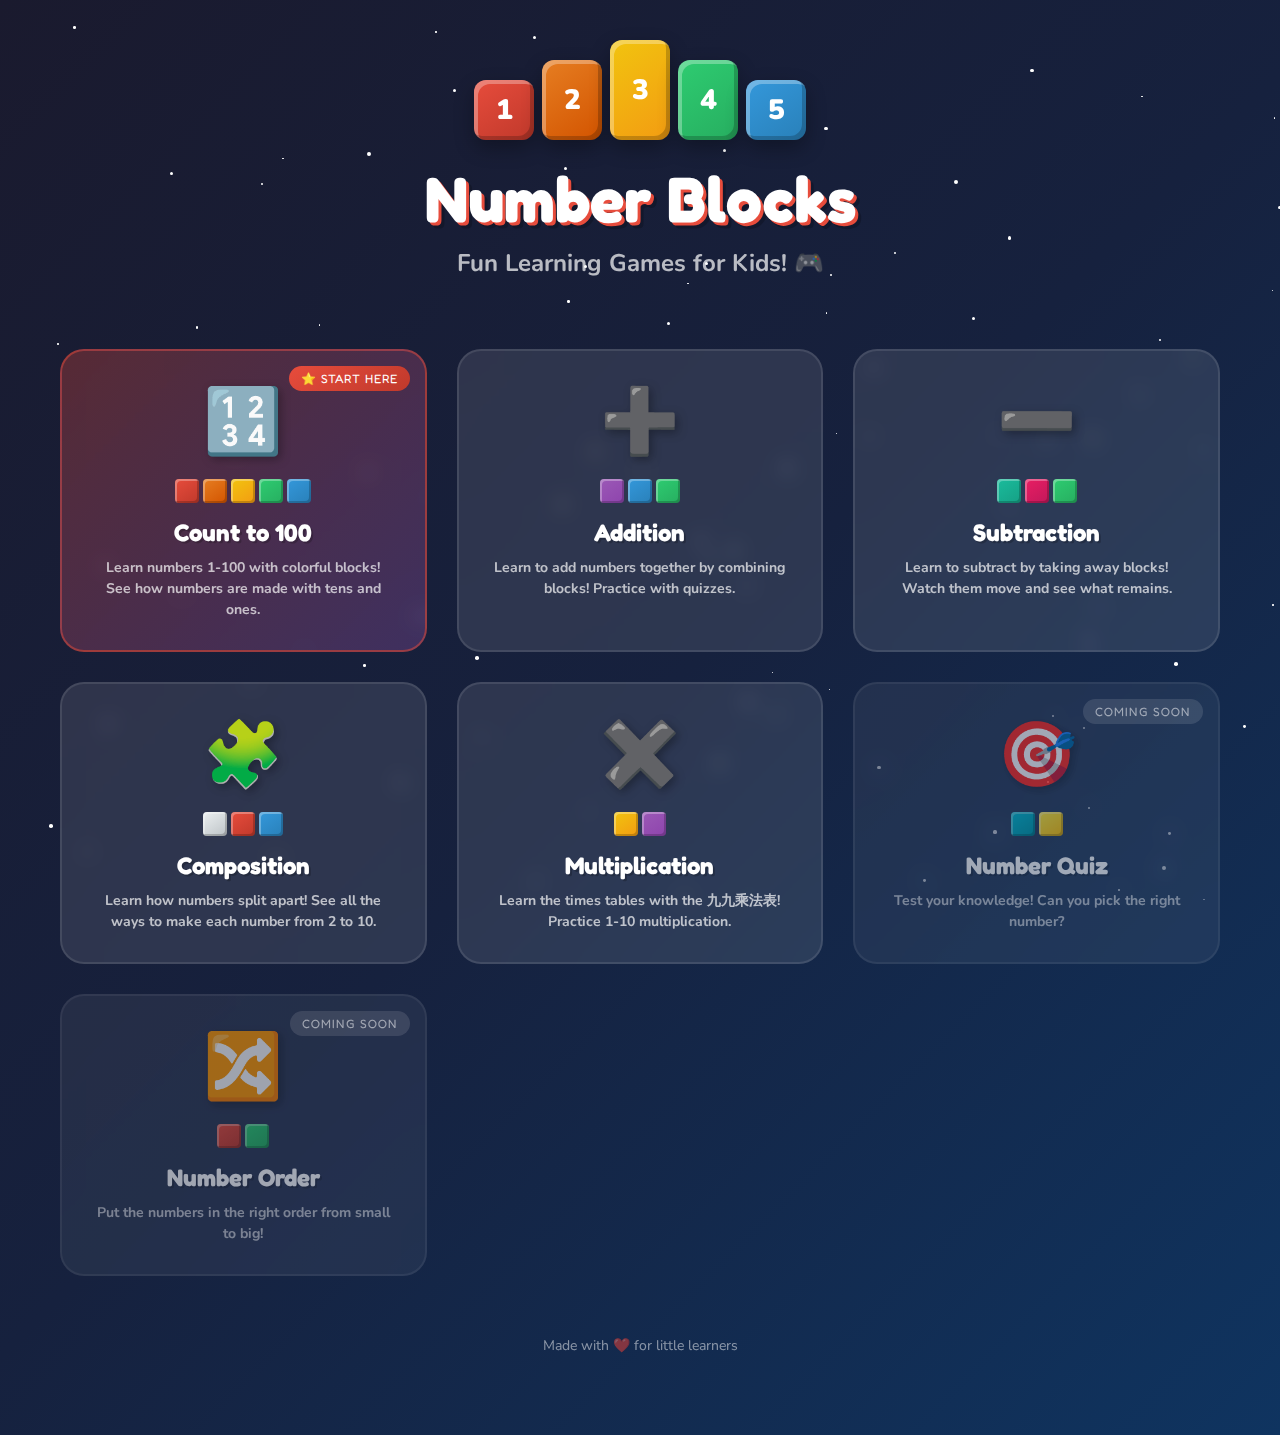
<file: index.html>
<!DOCTYPE html>
<html lang="en">
<head>
    <meta charset="UTF-8">
    <meta name="viewport" content="width=device-width, initial-scale=1.0">
    <title>Number Blocks - Learning Games</title>
    <script src="loader.js"></script>
    <link href="https://fonts.googleapis.com/css2?family=Fredoka+One&family=Nunito:wght@700;900&display=swap" rel="stylesheet">
    <style>
        * {
            margin: 0;
            padding: 0;
            box-sizing: border-box;
        }

        body {
            min-height: 100vh;
            font-family: 'Fredoka One', cursive;
            background: linear-gradient(135deg, #1a1a2e 0%, #16213e 50%, #0f3460 100%);
            position: relative;
            overflow-x: hidden;
        }

        /* Animated stars background */
        .stars {
            position: fixed;
            top: 0;
            left: 0;
            width: 100%;
            height: 100%;
            pointer-events: none;
            overflow: hidden;
            z-index: 0;
        }

        .star {
            position: absolute;
            background: white;
            border-radius: 50%;
            animation: twinkle 2s infinite ease-in-out;
        }

        @keyframes twinkle {
            0%, 100% { opacity: 0.3; transform: scale(1); }
            50% { opacity: 1; transform: scale(1.2); }
        }

        .container {
            position: relative;
            z-index: 1;
            max-width: 1200px;
            margin: 0 auto;
            padding: 40px 20px;
        }

        header {
            text-align: center;
            margin-bottom: 50px;
        }

        .logo {
            display: flex;
            justify-content: center;
            align-items: flex-end;
            gap: 8px;
            margin-bottom: 20px;
        }

        .logo-block {
            width: 60px;
            height: 60px;
            border-radius: 12px;
            display: flex;
            align-items: center;
            justify-content: center;
            font-size: 28px;
            color: white;
            font-family: 'Nunito', sans-serif;
            font-weight: 900;
            box-shadow: 
                inset -4px -4px 0 rgba(0,0,0,0.2),
                inset 4px 4px 0 rgba(255,255,255,0.3),
                0 8px 20px rgba(0,0,0,0.3);
            animation: bounce-in 0.6s cubic-bezier(0.68, -0.55, 0.265, 1.55) backwards;
        }

        .logo-block:nth-child(1) { background: linear-gradient(145deg, #e74c3c, #c0392b); animation-delay: 0.1s; }
        .logo-block:nth-child(2) { background: linear-gradient(145deg, #e67e22, #d35400); animation-delay: 0.2s; height: 80px; }
        .logo-block:nth-child(3) { background: linear-gradient(145deg, #f1c40f, #f39c12); animation-delay: 0.3s; height: 100px; }
        .logo-block:nth-child(4) { background: linear-gradient(145deg, #2ecc71, #27ae60); animation-delay: 0.4s; height: 80px; }
        .logo-block:nth-child(5) { background: linear-gradient(145deg, #3498db, #2980b9); animation-delay: 0.5s; }

        @keyframes bounce-in {
            0% { transform: scale(0) translateY(50px); opacity: 0; }
            100% { transform: scale(1) translateY(0); opacity: 1; }
        }

        h1 {
            font-size: clamp(36px, 8vw, 64px);
            color: white;
            text-shadow: 3px 3px 0 #e74c3c, 6px 6px 0 rgba(0,0,0,0.2);
            margin-bottom: 10px;
        }

        .subtitle {
            font-size: clamp(16px, 3vw, 24px);
            color: rgba(255,255,255,0.7);
            font-family: 'Nunito', sans-serif;
            font-weight: 700;
        }

        .games-grid {
            display: grid;
            grid-template-columns: repeat(auto-fit, minmax(280px, 1fr));
            gap: 30px;
            padding: 20px 0;
        }

        .game-tile {
            background: rgba(255,255,255,0.1);
            border-radius: 24px;
            padding: 30px;
            text-decoration: none;
            color: white;
            transition: all 0.3s cubic-bezier(0.68, -0.55, 0.265, 1.55);
            backdrop-filter: blur(10px);
            border: 2px solid rgba(255,255,255,0.1);
            display: flex;
            flex-direction: column;
            align-items: center;
            text-align: center;
            position: relative;
            overflow: hidden;
        }

        .game-tile::before {
            content: '';
            position: absolute;
            top: 0;
            left: 0;
            right: 0;
            bottom: 0;
            background: linear-gradient(135deg, rgba(255,255,255,0.1) 0%, transparent 100%);
            opacity: 0;
            transition: opacity 0.3s;
        }

        .game-tile:hover {
            transform: translateY(-10px) scale(1.02);
            border-color: rgba(255,255,255,0.3);
            box-shadow: 0 20px 40px rgba(0,0,0,0.3);
        }

        .game-tile:hover::before {
            opacity: 1;
        }

        .game-icon {
            font-size: 64px;
            margin-bottom: 20px;
            filter: drop-shadow(3px 3px 5px rgba(0,0,0,0.3));
        }

        .game-title {
            font-size: 24px;
            margin-bottom: 10px;
            text-shadow: 2px 2px 0 rgba(0,0,0,0.2);
        }

        .game-description {
            font-size: 14px;
            color: rgba(255,255,255,0.7);
            font-family: 'Nunito', sans-serif;
            font-weight: 700;
            line-height: 1.5;
        }

        .game-tile.featured {
            background: linear-gradient(135deg, rgba(231,76,60,0.3) 0%, rgba(155,89,182,0.3) 100%);
            border-color: rgba(231,76,60,0.5);
        }

        .featured-badge {
            position: absolute;
            top: 15px;
            right: 15px;
            background: linear-gradient(145deg, #e74c3c, #c0392b);
            padding: 5px 12px;
            border-radius: 20px;
            font-size: 12px;
            text-transform: uppercase;
            letter-spacing: 1px;
        }

        .game-tile.coming-soon {
            opacity: 0.6;
            cursor: not-allowed;
        }

        .game-tile.coming-soon:hover {
            transform: none;
        }

        .coming-soon-badge {
            position: absolute;
            top: 15px;
            right: 15px;
            background: rgba(255,255,255,0.2);
            padding: 5px 12px;
            border-radius: 20px;
            font-size: 12px;
            text-transform: uppercase;
            letter-spacing: 1px;
        }

        .mini-blocks {
            display: flex;
            gap: 4px;
            margin-bottom: 15px;
        }

        .mini-block {
            width: 24px;
            height: 24px;
            border-radius: 4px;
            box-shadow: 
                inset -2px -2px 0 rgba(0,0,0,0.2),
                inset 2px 2px 0 rgba(255,255,255,0.3);
        }

        footer {
            text-align: center;
            padding: 40px 20px;
            color: rgba(255,255,255,0.5);
            font-family: 'Nunito', sans-serif;
            font-size: 14px;
        }

        @media (max-width: 600px) {
            .logo-block {
                width: 45px;
                height: 45px;
                font-size: 20px;
            }
            .logo-block:nth-child(2) { height: 60px; }
            .logo-block:nth-child(3) { height: 75px; }
            .logo-block:nth-child(4) { height: 60px; }
            
            .game-tile {
                padding: 20px;
            }
            
            .game-icon {
                font-size: 48px;
            }
        }
    </style>
</head>
<body>
    <div class="stars" id="stars"></div>

    <div class="container">
        <header>
            <div class="logo">
                <div class="logo-block">1</div>
                <div class="logo-block">2</div>
                <div class="logo-block">3</div>
                <div class="logo-block">4</div>
                <div class="logo-block">5</div>
            </div>
            <h1>Number Blocks</h1>
            <p class="subtitle">Fun Learning Games for Kids! 🎮</p>
        </header>

        <div class="games-grid">
            <a href="counting.html" class="game-tile featured">
                <span class="featured-badge">⭐ Start Here</span>
                <div class="game-icon">🔢</div>
                <div class="mini-blocks">
                    <div class="mini-block" style="background: linear-gradient(145deg, #e74c3c, #c0392b);"></div>
                    <div class="mini-block" style="background: linear-gradient(145deg, #e67e22, #d35400);"></div>
                    <div class="mini-block" style="background: linear-gradient(145deg, #f1c40f, #f39c12);"></div>
                    <div class="mini-block" style="background: linear-gradient(145deg, #2ecc71, #27ae60);"></div>
                    <div class="mini-block" style="background: linear-gradient(145deg, #3498db, #2980b9);"></div>
                </div>
                <h2 class="game-title">Count to 100</h2>
                <p class="game-description">Learn numbers 1-100 with colorful blocks! See how numbers are made with tens and ones.</p>
            </a>

            <a href="addition.html" class="game-tile">
                <div class="game-icon">➕</div>
                <div class="mini-blocks">
                    <div class="mini-block" style="background: linear-gradient(145deg, #9b59b6, #8e44ad);"></div>
                    <div class="mini-block" style="background: linear-gradient(145deg, #3498db, #2980b9);"></div>
                    <div class="mini-block" style="background: linear-gradient(145deg, #2ecc71, #27ae60);"></div>
                </div>
                <h2 class="game-title">Addition</h2>
                <p class="game-description">Learn to add numbers together by combining blocks! Practice with quizzes.</p>
            </a>

            <a href="subtraction.html" class="game-tile">
                <div class="game-icon">➖</div>
                <div class="mini-blocks">
                    <div class="mini-block" style="background: linear-gradient(145deg, #1abc9c, #16a085);"></div>
                    <div class="mini-block" style="background: linear-gradient(145deg, #e91e63, #c2185b);"></div>
                    <div class="mini-block" style="background: linear-gradient(145deg, #2ecc71, #27ae60);"></div>
                </div>
                <h2 class="game-title">Subtraction</h2>
                <p class="game-description">Learn to subtract by taking away blocks! Watch them move and see what remains.</p>
            </a>

            <a href="composition.html" class="game-tile">
                <div class="game-icon">🧩</div>
                <div class="mini-blocks">
                    <div class="mini-block" style="background: linear-gradient(145deg, #ecf0f1, #bdc3c7);"></div>
                    <div class="mini-block" style="background: linear-gradient(145deg, #e74c3c, #c0392b);"></div>
                    <div class="mini-block" style="background: linear-gradient(145deg, #3498db, #2980b9);"></div>
                </div>
                <h2 class="game-title">Composition</h2>
                <p class="game-description">Learn how numbers split apart! See all the ways to make each number from 2 to 10.</p>
            </a>

            <a href="multiplication.html" class="game-tile">
                <div class="game-icon">✖️</div>
                <div class="mini-blocks">
                    <div class="mini-block" style="background: linear-gradient(145deg, #f1c40f, #f39c12);"></div>
                    <div class="mini-block" style="background: linear-gradient(145deg, #9b59b6, #8e44ad);"></div>
                </div>
                <h2 class="game-title">Multiplication</h2>
                <p class="game-description">Learn the times tables with the 九九乘法表! Practice 1-10 multiplication.</p>
            </a>

            <a href="#" class="game-tile coming-soon" onclick="return false;">
                <span class="coming-soon-badge">Coming Soon</span>
                <div class="game-icon">🎯</div>
                <div class="mini-blocks">
                    <div class="mini-block" style="background: linear-gradient(145deg, #00bcd4, #0097a7);"></div>
                    <div class="mini-block" style="background: linear-gradient(145deg, #ffeb3b, #ffc107);"></div>
                </div>
                <h2 class="game-title">Number Quiz</h2>
                <p class="game-description">Test your knowledge! Can you pick the right number?</p>
            </a>

            <a href="#" class="game-tile coming-soon" onclick="return false;">
                <span class="coming-soon-badge">Coming Soon</span>
                <div class="game-icon">🔀</div>
                <div class="mini-blocks">
                    <div class="mini-block" style="background: linear-gradient(145deg, #e74c3c, #c0392b);"></div>
                    <div class="mini-block" style="background: linear-gradient(145deg, #2ecc71, #27ae60);"></div>
                </div>
                <h2 class="game-title">Number Order</h2>
                <p class="game-description">Put the numbers in the right order from small to big!</p>
            </a>
        </div>

        <footer>
            Made with ❤️ for little learners
        </footer>
    </div>

    <script>
        // Create twinkling stars
        function createStars() {
            const starsContainer = document.getElementById('stars');
            const starCount = 100;
            
            for (let i = 0; i < starCount; i++) {
                const star = document.createElement('div');
                star.className = 'star';
                star.style.left = Math.random() * 100 + '%';
                star.style.top = Math.random() * 100 + '%';
                star.style.width = (Math.random() * 3 + 1) + 'px';
                star.style.height = star.style.width;
                star.style.animationDelay = Math.random() * 2 + 's';
                star.style.animationDuration = (Math.random() * 2 + 1) + 's';
                starsContainer.appendChild(star);
            }
        }

        createStars();
    </script>
</body>
</html>
</file>
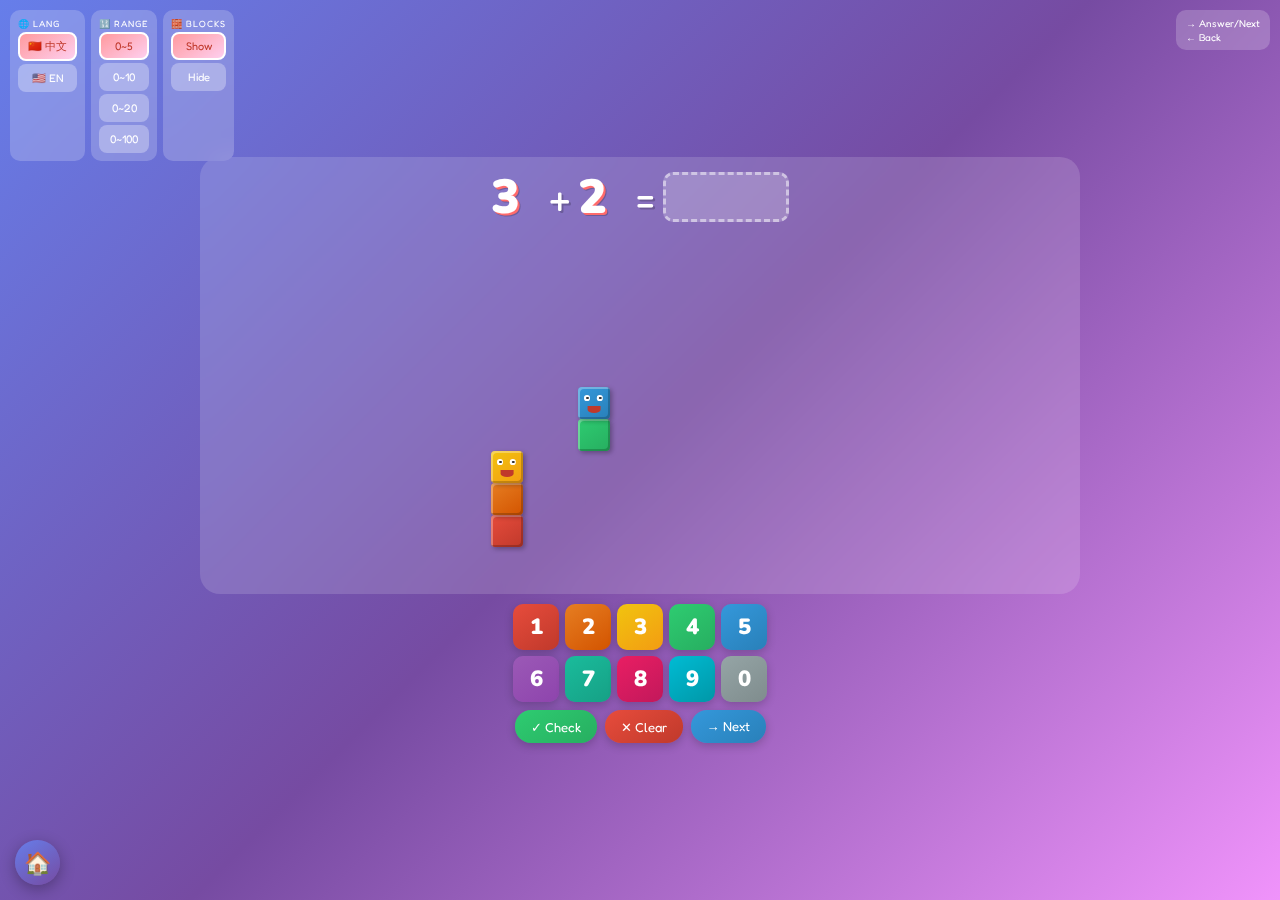
<file: addition.html>
<!DOCTYPE html>
<html lang="en">
<head>
    <meta charset="UTF-8">
    <meta name="viewport" content="width=device-width, initial-scale=1.0, maximum-scale=1.0, user-scalable=no">
    <title>Number Blocks - Addition</title>
    <link href="https://fonts.googleapis.com/css2?family=Fredoka+One&family=Nunito:wght@700;900&display=swap" rel="stylesheet">
    <style>
        * { margin: 0; padding: 0; box-sizing: border-box; }
        :root { --block-size: 32px; }
        html, body { height: 100%; overflow: hidden; }

        body {
            font-family: 'Fredoka One', cursive;
            display: flex;
            align-items: center;
            justify-content: center;
            background: linear-gradient(135deg, #667eea 0%, #764ba2 50%, #f093fb 100%);
        }

        .bubbles { position: fixed; top: 0; left: 0; width: 100%; height: 100%; pointer-events: none; overflow: hidden; z-index: 0; }
        .bubble { position: absolute; bottom: -100px; border-radius: 50%; opacity: 0.6; animation: float-up 8s infinite ease-in; }
        @keyframes float-up {
            0% { transform: translateY(0) rotate(0deg); opacity: 0.6; }
            100% { transform: translateY(-110vh) rotate(720deg); opacity: 0; }
        }

        .controls { position: fixed; top: 10px; left: 10px; display: flex; gap: 6px; z-index: 10; }
        .control-panel { display: flex; flex-direction: column; gap: 3px; background: rgba(255,255,255,0.2); padding: 8px; border-radius: 10px; backdrop-filter: blur(10px); }
        .control-panel label { color: white; font-size: 9px; text-transform: uppercase; letter-spacing: 1px; }
        .control-btn { background: rgba(255,255,255,0.3); border: 2px solid transparent; padding: 5px 8px; border-radius: 8px; font-family: 'Fredoka One', cursive; font-size: 11px; cursor: pointer; color: white; transition: all 0.3s; }
        .control-btn:hover { background: rgba(255,255,255,0.4); }
        .control-btn.active { background: linear-gradient(145deg, #ff9a9e, #fecfef); color: #c0392b; border-color: white; }

        .nav-hint { position: fixed; top: 10px; right: 10px; background: rgba(255,255,255,0.2); padding: 6px 10px; border-radius: 10px; color: white; font-size: 10px; backdrop-filter: blur(5px); line-height: 1.4; }

        .main-container { position: relative; z-index: 1; display: flex; flex-direction: column; align-items: center; gap: 10px; width: 100%; max-width: 900px; padding: 10px; }

        .quiz-area { background: rgba(255,255,255,0.15); border-radius: 20px; padding: 15px 10px; backdrop-filter: blur(10px); display: flex; flex-direction: column; align-items: center; gap: 10px; width: 100%; overflow-x: auto; }

        .equation-with-blocks { display: flex; align-items: flex-start; justify-content: center; gap: 8px; flex-wrap: nowrap; }
        .equation-with-blocks.no-blocks { align-items: center; }

        .number-column { display: flex; flex-direction: column; align-items: flex-start; gap: 5px; }
        .number-column.result { min-width: 90px; }

        .number-display {
            font-size: clamp(32px, 6vw, 48px);
            color: white;
            text-shadow: 2px 2px 0 #ff6b6b, 3px 3px 0 rgba(0,0,0,0.2);
            font-family: 'Nunito', sans-serif;
            font-weight: 900;
            min-width: 50px;
            text-align: left;
            height: 50px;
            line-height: 50px;
        }

        .operator {
            font-size: clamp(28px, 5vw, 40px);
            color: white;
            text-shadow: 2px 2px 0 rgba(0,0,0,0.2);
            height: 50px;
            line-height: 50px;
        }

        .answer-box {
            min-width: 90px;
            padding: 0 15px;
            background: rgba(255,255,255,0.2);
            border-radius: 10px;
            border: 3px dashed rgba(255,255,255,0.5);
            height: 50px;
            display: flex;
            align-items: center;
            justify-content: flex-start;
        }
        .answer-box.correct { border: 3px solid #2ecc71; background: rgba(46, 204, 113, 0.3); }
        .answer-box.wrong { border: 3px solid #e74c3c; background: rgba(231, 76, 60, 0.3); animation: shake 0.5s; }

        @keyframes shake {
            0%, 100% { transform: translateX(0); }
            20%, 60% { transform: translateX(-8px); }
            40%, 80% { transform: translateX(8px); }
        }

        .answer-input {
            font-size: clamp(32px, 6vw, 48px);
            color: white;
            text-shadow: 2px 2px 0 #2ecc71, 3px 3px 0 rgba(0,0,0,0.2);
            font-family: 'Nunito', sans-serif;
            font-weight: 900;
            background: transparent;
            border: none;
            outline: none;
            width: 90px;
            text-align: left;
        }

        .blocks-area {
            display: flex;
            align-items: flex-end;
            justify-content: flex-start;
            height: calc(var(--block-size) * 10);
            gap: 2px;
        }
        .blocks-area.hidden {
            display: none !important;
            height: 0 !important;
        }

        .block-column {
            display: flex;
            flex-direction: column-reverse;
            width: var(--block-size);
            height: calc(var(--block-size) * 10);
            position: relative;
        }

        .block {
            width: var(--block-size);
            height: var(--block-size);
            border-radius: 4px;
            position: absolute;
            left: 0;
            box-shadow: inset -2px -2px 0 rgba(0,0,0,0.2), inset 2px 2px 0 rgba(255,255,255,0.3), 2px 2px 5px rgba(0,0,0,0.3);
            transition: transform 0.5s ease-out;
            z-index: 10;
        }

        .block.ghost {
            background: transparent !important;
            border: 2px dashed rgba(255,255,255,0.5);
            box-shadow: none;
            z-index: 1;
        }
        .block.ghost::before, .block.ghost::after, .block.ghost .mouth { display: none; }

        .block.has-face::before {
            content: '';
            position: absolute;
            top: 25%; left: 20%;
            width: 18%; height: 18%;
            background: white;
            border-radius: 50%;
            box-shadow: calc(var(--block-size) * 0.4) 0 0 white;
        }
        .block.has-face::after {
            content: '';
            position: absolute;
            top: 30%; left: 25%;
            width: 8%; height: 8%;
            background: #333;
            border-radius: 50%;
            box-shadow: calc(var(--block-size) * 0.4) 0 0 #333;
        }
        .block .mouth {
            position: absolute;
            bottom: 20%; left: 50%;
            transform: translateX(-50%);
            width: 40%; height: 20%;
            background: #c0392b;
            border-radius: 0 0 50% 50%;
        }

        .color-1 { background: linear-gradient(145deg, #e74c3c, #c0392b); }
        .color-2 { background: linear-gradient(145deg, #e67e22, #d35400); }
        .color-3 { background: linear-gradient(145deg, #f1c40f, #f39c12); }
        .color-4 { background: linear-gradient(145deg, #2ecc71, #27ae60); }
        .color-5 { background: linear-gradient(145deg, #3498db, #2980b9); }
        .color-6 { background: linear-gradient(145deg, #9b59b6, #8e44ad); }
        .color-7 { background: linear-gradient(145deg, #1abc9c, #16a085); }
        .color-8 { background: linear-gradient(145deg, #e91e63, #c2185b); }
        .color-9 { background: linear-gradient(145deg, #00bcd4, #0097a7); }
        .color-10 { background: linear-gradient(145deg, #ffeb3b, #ffc107); }

        .feedback { font-size: 16px; color: white; text-align: center; min-height: 22px; }
        .feedback.correct { color: #2ecc71; }
        .feedback.wrong { color: #e74c3c; }

        .input-area { display: flex; flex-direction: column; align-items: center; gap: 8px; }
        .number-pad { display: grid; grid-template-columns: repeat(5, 1fr); gap: 6px; }
        .num-btn {
            width: 46px; height: 46px;
            border-radius: 10px; border: none;
            font-size: 22px;
            font-family: 'Nunito', sans-serif;
            font-weight: 900;
            cursor: pointer;
            transition: all 0.2s;
            color: white;
            box-shadow: 0 3px 10px rgba(0,0,0,0.2);
        }
        .num-btn:hover { transform: scale(1.1); }
        .num-btn:active { transform: scale(0.95); }
        .num-btn.digit-0 { background: linear-gradient(145deg, #95a5a6, #7f8c8d); }
        .num-btn.digit-1 { background: linear-gradient(145deg, #e74c3c, #c0392b); }
        .num-btn.digit-2 { background: linear-gradient(145deg, #e67e22, #d35400); }
        .num-btn.digit-3 { background: linear-gradient(145deg, #f1c40f, #f39c12); }
        .num-btn.digit-4 { background: linear-gradient(145deg, #2ecc71, #27ae60); }
        .num-btn.digit-5 { background: linear-gradient(145deg, #3498db, #2980b9); }
        .num-btn.digit-6 { background: linear-gradient(145deg, #9b59b6, #8e44ad); }
        .num-btn.digit-7 { background: linear-gradient(145deg, #1abc9c, #16a085); }
        .num-btn.digit-8 { background: linear-gradient(145deg, #e91e63, #c2185b); }
        .num-btn.digit-9 { background: linear-gradient(145deg, #00bcd4, #0097a7); }

        .action-buttons { display: flex; gap: 8px; }
        .action-btn { padding: 8px 16px; border-radius: 16px; border: none; font-family: 'Fredoka One', cursive; font-size: 13px; cursor: pointer; transition: all 0.3s; box-shadow: 0 3px 10px rgba(0,0,0,0.2); color: white; }
        .action-btn.submit { background: linear-gradient(145deg, #2ecc71, #27ae60); }
        .action-btn.clear { background: linear-gradient(145deg, #e74c3c, #c0392b); }
        .action-btn.next { background: linear-gradient(145deg, #3498db, #2980b9); }
        .action-btn:hover { transform: scale(1.05); }

        .home-btn {
            position: fixed; bottom: 15px; left: 15px;
            width: 45px; height: 45px;
            border-radius: 50%; border: none;
            font-size: 22px; cursor: pointer;
            display: flex; align-items: center; justify-content: center;
            background: linear-gradient(145deg, #667eea, #764ba2);
            color: white; text-decoration: none;
            box-shadow: 0 4px 15px rgba(0,0,0,0.3);
            transition: all 0.3s; z-index: 10;
        }
        .home-btn:hover { transform: scale(1.15); }

        @media (max-height: 650px) {
            :root { --block-size: 26px; }
            .number-display, .answer-input { font-size: 32px; }
            .number-display, .answer-box { height: 40px; line-height: 40px; }
            .operator { height: 40px; line-height: 40px; font-size: 28px; }
            .num-btn { width: 40px; height: 40px; font-size: 18px; }
        }
        @media (max-width: 600px) {
            .controls { flex-direction: column; gap: 4px; }
            .nav-hint { display: none; }
            :root { --block-size: 24px; }
        }
    </style>
</head>
<body>
    <div class="bubbles" id="bubbles"></div>

    <div class="controls">
        <div class="control-panel">
            <label>🌐 Lang</label>
            <button class="control-btn active" data-lang="chinese" onclick="setLanguage('chinese')">🇨🇳 中文</button>
            <button class="control-btn" data-lang="english" onclick="setLanguage('english')">🇺🇸 EN</button>
        </div>
        <div class="control-panel">
            <label>🔢 Range</label>
            <button class="control-btn active" data-range="5" onclick="setRange(5)">0~5</button>
            <button class="control-btn" data-range="10" onclick="setRange(10)">0~10</button>
            <button class="control-btn" data-range="20" onclick="setRange(20)">0~20</button>
            <button class="control-btn" data-range="100" onclick="setRange(100)">0~100</button>
        </div>
        <div class="control-panel">
            <label>🧱 Blocks</label>
            <button class="control-btn active" data-blocks="true" onclick="setShowBlocks(true)">Show</button>
            <button class="control-btn" data-blocks="false" onclick="setShowBlocks(false)">Hide</button>
        </div>
    </div>

    <div class="nav-hint">→ Answer/Next<br>← Back</div>

    <div class="main-container">
        <div class="quiz-area">
            <div class="equation-with-blocks">
                <div class="number-column">
                    <div class="number-display" id="num1">2</div>
                    <div class="blocks-area" id="blocks1"></div>
                </div>
                <div class="operator">+</div>
                <div class="number-column">
                    <div class="number-display" id="num2">3</div>
                    <div class="blocks-area" id="blocks2"></div>
                </div>
                <div class="operator">=</div>
                <div class="number-column result">
                    <div class="answer-box" id="answerBox">
                        <input type="text" class="answer-input" id="answerInput" maxlength="3" readonly>
                    </div>
                    <div class="blocks-area" id="blocksResult"></div>
                </div>
            </div>
            <div class="feedback" id="feedback"></div>
        </div>

        <div class="input-area">
            <div class="number-pad">
                <button class="num-btn digit-1" onclick="inputDigit(1)">1</button>
                <button class="num-btn digit-2" onclick="inputDigit(2)">2</button>
                <button class="num-btn digit-3" onclick="inputDigit(3)">3</button>
                <button class="num-btn digit-4" onclick="inputDigit(4)">4</button>
                <button class="num-btn digit-5" onclick="inputDigit(5)">5</button>
                <button class="num-btn digit-6" onclick="inputDigit(6)">6</button>
                <button class="num-btn digit-7" onclick="inputDigit(7)">7</button>
                <button class="num-btn digit-8" onclick="inputDigit(8)">8</button>
                <button class="num-btn digit-9" onclick="inputDigit(9)">9</button>
                <button class="num-btn digit-0" onclick="inputDigit(0)">0</button>
            </div>
            <div class="action-buttons">
                <button class="action-btn submit" onclick="checkAnswer()">✓ Check</button>
                <button class="action-btn clear" onclick="clearAnswer()">✕ Clear</button>
                <button class="action-btn next" onclick="nextQuiz()">→ Next</button>
            </div>
        </div>
    </div>

    <a href="index.html" class="home-btn" title="Home">🏠</a>

    <script>
        let num1 = 0, num2 = 0, correctAnswer = 0, currentAnswer = '';
        let language = 'chinese', maxRange = 5, quizState = 'question';
        let cachedVoices = [];
        let isAnimating = false;
        let showBlocks = true;

        const chineseNumbers = { 0:'零',1:'一',2:'二',3:'三',4:'四',5:'五',6:'六',7:'七',8:'八',9:'九',10:'十' };

        function getChineseNumber(num) {
            if (num <= 10) return chineseNumbers[num];
            if (num < 20) return '十' + (num % 10 === 0 ? '' : chineseNumbers[num % 10]);
            if (num < 100) {
                const tens = Math.floor(num / 10), ones = num % 10;
                return chineseNumbers[tens] + '十' + (ones === 0 ? '' : chineseNumbers[ones]);
            }
            return '一百';
        }

        function loadVoices() {
            return new Promise(resolve => {
                cachedVoices = speechSynthesis.getVoices();
                if (cachedVoices.length > 0) { resolve(); return; }
                speechSynthesis.onvoiceschanged = () => { cachedVoices = speechSynthesis.getVoices(); resolve(); };
                setTimeout(resolve, 1000);
            });
        }

        function findVoice(lang) {
            if (lang === 'chinese') return cachedVoices.find(v => v.lang.startsWith('zh-CN')) || cachedVoices.find(v => v.lang.startsWith('zh'));
            return cachedVoices.find(v => v.lang === 'en-US') || cachedVoices.find(v => v.lang.startsWith('en'));
        }

        async function speak(text, lang) {
            if (!('speechSynthesis' in window)) return;
            speechSynthesis.cancel();
            await new Promise(r => setTimeout(r, 100));
            const utterance = new SpeechSynthesisUtterance(text);
            utterance.rate = 0.8; utterance.pitch = 1.1;
            utterance.lang = lang === 'chinese' ? 'zh-CN' : 'en-US';
            const voice = findVoice(lang);
            if (voice) utterance.voice = voice;
            speechSynthesis.speak(utterance);
        }

        function speakQuestion() {
            speak(language === 'chinese' ? `${getChineseNumber(num1)} 加 ${getChineseNumber(num2)}` : `${num1} plus ${num2}`, language);
        }

        function speakAnswer() {
            speak(language === 'chinese' ? `等于 ${getChineseNumber(correctAnswer)}` : `equals ${correctAnswer}`, language);
        }

        function createBubbles() {
            const container = document.getElementById('bubbles');
            const colors = ['#ff6b6b','#feca57','#48dbfb','#ff9ff3','#54a0ff','#5f27cd','#00d2d3','#ff9f43'];
            for (let i = 0; i < 12; i++) {
                const b = document.createElement('div');
                b.className = 'bubble';
                b.style.cssText = `left:${Math.random()*100}%;width:${Math.random()*30+15}px;height:${b.style.width};background:${colors[Math.floor(Math.random()*colors.length)]};animation-delay:${Math.random()*8}s;animation-duration:${Math.random()*4+6}s`;
                b.style.height = b.style.width;
                container.appendChild(b);
            }
        }

        function getColorClass(row) { return 'color-' + ((row % 10) + 1); }
        function getBlockSize() { return parseInt(getComputedStyle(document.documentElement).getPropertyValue('--block-size')); }

        // Get column layout: e.g., 12 -> [10, 2], 25 -> [10, 10, 5]
        function getColumnLayout(num) {
            if (num === 0) return [];
            const cols = [];
            let remaining = num;
            while (remaining > 0) {
                cols.push(Math.min(10, remaining));
                remaining -= 10;
            }
            return cols;
        }

        // Create a single block at a specific row position
        function createBlock(row, isTop, isGhost = false) {
            const blockSize = getBlockSize();
            const block = document.createElement('div');
            block.className = `block ${getColorClass(row)}`;
            if (isGhost) block.classList.add('ghost');
            block.style.bottom = (row * blockSize) + 'px';
            
            if (isTop && !isGhost) {
                block.classList.add('has-face');
                const mouth = document.createElement('div');
                mouth.className = 'mouth';
                block.appendChild(mouth);
            }
            return block;
        }

        // Determine which addend is the "base" (has more tens, provides bottom ones position)
        function getBaseAddend(n1, n2) {
            const tens1 = Math.floor(n1 / 10);
            const tens2 = Math.floor(n2 / 10);
            // The one with more tens is the base (its ones go at bottom)
            // If equal tens, first addend is base
            return tens2 > tens1 ? 2 : 1;
        }

        // Determine which addend's ones go at bottom (for stacking)
        // When sum of ones > 10, we want to split the SMALLER ones digit
        // So the BIGGER ones should be at the bottom (base)
        function getOnesBaseAddend(n1, n2) {
            const ones1 = n1 % 10;
            const ones2 = n2 % 10;
            // The one with more ones is the base (its ones go at bottom)
            // If equal, first addend is base
            return ones2 > ones1 ? 2 : 1;
        }

        // Create blocks for an addend
        // Tens (full columns) are NEVER split - always displayed as complete columns
        // Only ones (partial) get offset to stack on the base addend's ones
        // When sum of ones > 10, split the SMALLER ones digit (not the bigger)
        function createAddendBlocks(container, count, otherCount, isBase, addendNum) {
            container.innerHTML = '';
            if (count === 0) return;

            const tens = Math.floor(count / 10);  // Number of full columns
            const ones = count % 10;               // Partial column count
            const otherOnes = otherCount % 10;     // Other addend's ones (for offset calculation)
            
            // Determine if this addend's ones should be at bottom
            // The addend with LARGER ones goes at bottom, smaller ones stack on top (and may split)
            // If equal, first addend (addendNum === '1') is base
            const isOnesBase = ones > otherOnes || (ones === otherOnes && addendNum === '1');
            
            let blockIndex = 0;
            
            // Create TENS columns (full columns of 10) - always at natural positions
            for (let c = 0; c < tens; c++) {
                const colDiv = document.createElement('div');
                colDiv.className = 'block-column';
                colDiv.dataset.col = c;
                colDiv.dataset.type = 'tens';
                
                for (let r = 0; r < 10; r++) {
                    const isTopBlock = (r === 9);
                    const block = createBlock(r, isTopBlock);
                    block.dataset.addend = addendNum;
                    block.dataset.blockIndex = blockIndex++;
                    colDiv.appendChild(block);
                }
                
                container.appendChild(colDiv);
            }
            
            // Create ONES column (partial) - may be offset and may wrap
            if (ones > 0) {
                if (isOnesBase) {
                    // This addend's ones at natural position (rows 0 to ones-1)
                    const colDiv = document.createElement('div');
                    colDiv.className = 'block-column';
                    colDiv.dataset.col = tens;
                    colDiv.dataset.type = 'ones';
                    
                    for (let r = 0; r < ones; r++) {
                        // Face on top block of this column
                        const isTopBlock = (r === ones - 1);
                        const block = createBlock(r, isTopBlock);
                        block.dataset.addend = addendNum;
                        block.dataset.blockIndex = blockIndex++;
                        colDiv.appendChild(block);
                    }
                    
                    container.appendChild(colDiv);
                } else {
                    // This addend's ones (smaller) stack on top of the bigger ones
                    // If overflow, put overflow blocks at bottom of SAME column (with gap)
                    const offset = otherOnes;  // Start at row = otherOnes
                    const spaceAtTop = 10 - offset;  // How many fit at top (rows offset to 9)
                    
                    const colDiv = document.createElement('div');
                    colDiv.className = 'block-column';
                    colDiv.dataset.col = tens;
                    colDiv.dataset.type = 'ones';
                    
                    const blocksAtTop = Math.min(spaceAtTop, ones);
                    const blocksAtBottom = ones - blocksAtTop;  // Overflow goes to bottom
                    
                    // Create blocks at bottom first (rows 0 to blocksAtBottom-1)
                    for (let r = 0; r < blocksAtBottom; r++) {
                        // Face on top block of bottom section
                        const isTopBlock = (r === blocksAtBottom - 1);
                        const block = createBlock(r, isTopBlock);
                        block.dataset.addend = addendNum;
                        block.dataset.blockIndex = blockIndex++;
                        block.dataset.position = 'bottom';  // Mark for animation
                        colDiv.appendChild(block);
                    }
                    
                    // Create blocks at top (rows offset to offset+blocksAtTop-1)
                    for (let r = 0; r < blocksAtTop; r++) {
                        const actualRow = offset + r;
                        // Face on top block of top section
                        const isTopBlock = (r === blocksAtTop - 1);
                        const block = createBlock(actualRow, isTopBlock);
                        block.dataset.addend = addendNum;
                        block.dataset.blockIndex = blockIndex++;
                        block.dataset.position = 'top';  // Mark for animation
                        colDiv.appendChild(block);
                    }
                    
                    container.appendChild(colDiv);
                }
            }
        }

        // Create result blocks
        function createResultBlocks(container, count) {
            container.innerHTML = '';
            if (count === 0) return;

            const layout = getColumnLayout(count);
            
            for (let c = 0; c < layout.length; c++) {
                const colDiv = document.createElement('div');
                colDiv.className = 'block-column';
                
                const colHeight = layout[c];
                for (let r = 0; r < colHeight; r++) {
                    // Face on top block of EVERY column
                    const isTop = (r === colHeight - 1);
                    const block = createBlock(r, isTop);
                    colDiv.appendChild(block);
                }
                
                container.appendChild(colDiv);
            }
        }

        // Create ghost blocks in place of real blocks
        function createGhostBlocksFrom(container) {
            const blocks = container.querySelectorAll('.block:not(.ghost)');
            blocks.forEach(block => {
                const ghost = document.createElement('div');
                ghost.className = 'block ghost';
                ghost.style.bottom = block.style.bottom;
                block.parentElement.insertBefore(ghost, block);
            });
        }

        function generateQuiz() {
            // Reset animation state
            isAnimating = false;
            quizState = 'question';
            currentAnswer = '';
            
            // Clear all blocks first (including any mid-animation blocks)
            document.getElementById('blocks1').innerHTML = '';
            document.getElementById('blocks2').innerHTML = '';
            document.getElementById('blocksResult').innerHTML = '';
            
            num1 = Math.floor(Math.random() * (maxRange + 1));
            num2 = Math.floor(Math.random() * (maxRange + 1 - num1));
            correctAnswer = num1 + num2;
            
            document.getElementById('num1').textContent = num1;
            document.getElementById('num2').textContent = num2;
            document.getElementById('answerInput').value = '';
            document.getElementById('answerBox').className = 'answer-box';
            document.getElementById('feedback').textContent = '';
            document.getElementById('feedback').className = 'feedback';
            
            if (showBlocks) {
                const baseAddend = getBaseAddend(num1, num2);
                createAddendBlocks(document.getElementById('blocks1'), num1, num2, baseAddend === 1, '1');
                createAddendBlocks(document.getElementById('blocks2'), num2, num1, baseAddend === 2, '2');
            }
            
            setTimeout(() => speakQuestion(), 300);
        }

        function setLanguage(lang) {
            language = lang;
            document.querySelectorAll('[data-lang]').forEach(btn => btn.classList.toggle('active', btn.dataset.lang === lang));
            if (quizState === 'question') speakQuestion();
        }

        function setRange(range) {
            maxRange = range;
            document.querySelectorAll('[data-range]').forEach(btn => btn.classList.toggle('active', parseInt(btn.dataset.range) === range));
            generateQuiz();
        }

        function setShowBlocks(show) {
            showBlocks = show;
            document.querySelectorAll('[data-blocks]').forEach(btn => btn.classList.toggle('active', btn.dataset.blocks === String(show)));
            
            // Show/hide all block areas
            document.querySelectorAll('.blocks-area').forEach(area => {
                area.classList.toggle('hidden', !show);
            });
            
            // Toggle alignment class on equation container
            document.querySelector('.equation-with-blocks').classList.toggle('no-blocks', !show);
            
            // Regenerate current quiz to apply changes
            if (quizState === 'question') {
                document.getElementById('blocks1').innerHTML = '';
                document.getElementById('blocks2').innerHTML = '';
                if (show) {
                    const baseAddend = getBaseAddend(num1, num2);
                    createAddendBlocks(document.getElementById('blocks1'), num1, num2, baseAddend === 1, '1');
                    createAddendBlocks(document.getElementById('blocks2'), num2, num1, baseAddend === 2, '2');
                }
            }
        }

        function inputDigit(digit) {
            if (quizState !== 'question') return;
            if (currentAnswer.length < 3) {
                currentAnswer += digit;
                document.getElementById('answerInput').value = currentAnswer;
                if (currentAnswer.length === correctAnswer.toString().length) {
                    setTimeout(() => checkAnswer(), 200);
                }
            }
        }

        function clearAnswer() {
            currentAnswer = '';
            document.getElementById('answerInput').value = '';
            document.getElementById('answerBox').className = 'answer-box';
            document.getElementById('feedback').textContent = '';
            document.getElementById('feedback').className = 'feedback';
        }

        function animateBlocksMerge() {
            const blocks1Area = document.getElementById('blocks1');
            const blocks2Area = document.getElementById('blocks2');
            const resultArea = document.getElementById('blocksResult');
            
            // First, create the result structure
            createResultBlocks(resultArea, correctAnswer);
            
            // Calculate positions
            const resultRect = resultArea.getBoundingClientRect();
            const blocks1Rect = blocks1Area.getBoundingClientRect();
            const blocks2Rect = blocks2Area.getBoundingClientRect();
            
            const blockSize = getBlockSize();
            const colGap = 3;
            const colWidth = blockSize + colGap;
            
            const baseAddend = getBaseAddend(num1, num2);
            
            // Calculate tens and ones for each addend
            const tens1 = Math.floor(num1 / 10);
            const tens2 = Math.floor(num2 / 10);
            const totalTens = Math.floor(correctAnswer / 10);
            
            // Add ghost blocks immediately
            createGhostBlocksFrom(blocks1Area);
            createGhostBlocksFrom(blocks2Area);
            
            // Determine the order: base addend's tens first, then non-base's tens
            // Then ones all go to the last column(s)
            const baseTens = baseAddend === 1 ? tens1 : tens2;
            const topTens = baseAddend === 1 ? tens2 : tens1;
            
            // Animate BASE addend
            const baseArea = baseAddend === 1 ? blocks1Area : blocks2Area;
            const baseRect = baseAddend === 1 ? blocks1Rect : blocks2Rect;
            
            baseArea.querySelectorAll('.block-column').forEach((col) => {
                const colBlocks = col.querySelectorAll('.block:not(.ghost)');
                const colIndex = parseInt(col.dataset.col);
                const colType = col.dataset.type;
                
                let targetCol;
                if (colType === 'tens') {
                    // Base tens go to result columns 0 to baseTens-1
                    targetCol = colIndex;
                } else {
                    // Base ones go to result's ones column (after all tens)
                    targetCol = totalTens + colIndex - baseTens;
                }
                
                const targetColX = resultRect.left + targetCol * colWidth - baseRect.left;
                colBlocks.forEach(block => {
                    block.style.transform = `translateX(${targetColX}px)`;
                });
            });
            
            // Animate TOP addend
            const topArea = baseAddend === 1 ? blocks2Area : blocks1Area;
            const topRect = baseAddend === 1 ? blocks2Rect : blocks1Rect;
            
            topArea.querySelectorAll('.block-column').forEach((col) => {
                const colBlocks = col.querySelectorAll('.block:not(.ghost)');
                const colIndex = parseInt(col.dataset.col);
                const colType = col.dataset.type;
                
                let targetCol;
                if (colType === 'tens') {
                    // Top tens go after base tens: columns baseTens to baseTens+topTens-1
                    targetCol = baseTens + colIndex;
                } else {
                    // Top ones go to result's ones column(s) (after all tens)
                    targetCol = totalTens + (colIndex - topTens);
                }
                
                const targetColX = resultRect.left + targetCol * colWidth - topRect.left;
                colBlocks.forEach(block => {
                    block.style.transform = `translateX(${targetColX}px)`;
                });
            });
            
            // After animation, hide originals
            setTimeout(() => {
                blocks1Area.querySelectorAll('.block:not(.ghost)').forEach(b => b.style.opacity = '0');
                blocks2Area.querySelectorAll('.block:not(.ghost)').forEach(b => b.style.opacity = '0');
            }, 500);
        }

        function checkAnswer() {
            if (quizState !== 'question' || currentAnswer === '' || isAnimating) return;
            
            const userAnswer = parseInt(currentAnswer);
            const answerBox = document.getElementById('answerBox');
            const feedback = document.getElementById('feedback');
            
            if (userAnswer === correctAnswer) {
                answerBox.className = 'answer-box correct';
                feedback.textContent = language === 'chinese' ? '🎉 正确！' : '🎉 Correct!';
                feedback.className = 'feedback correct';
                quizState = 'answered';
                if (showBlocks) {
                    isAnimating = true;
                    animateBlocksMerge();
                    setTimeout(() => { isAnimating = false; }, 600);
                }
                setTimeout(() => speakAnswer(), showBlocks ? 500 : 100);
            } else {
                answerBox.className = 'answer-box wrong';
                feedback.textContent = language === 'chinese' ? '❌ 再试一次' : '❌ Try again';
                feedback.className = 'feedback wrong';
                setTimeout(() => clearAnswer(), 1000);
            }
        }

        function showAnswer() {
            if (isAnimating) return;  // Prevent during animation
            if (quizState === 'showing-result') { nextQuiz(); return; }
            currentAnswer = correctAnswer.toString();
            document.getElementById('answerInput').value = currentAnswer;
            document.getElementById('answerBox').className = 'answer-box correct';
            document.getElementById('feedback').textContent = '';
            quizState = 'showing-result';
            if (showBlocks) {
                isAnimating = true;
                animateBlocksMerge();
                setTimeout(() => { isAnimating = false; }, 600);
            }
            speakAnswer();
        }

        function nextQuiz() { generateQuiz(); }
        
        function backToQuiz() {
            // Do nothing if already on quiz page
            if (quizState === 'question') return;
            
            // Reset to show original quiz (same numbers, not new quiz)
            isAnimating = false;
            quizState = 'question';
            currentAnswer = '';
            
            // Clear result and reset addend blocks
            document.getElementById('blocksResult').innerHTML = '';
            document.getElementById('answerInput').value = '';
            document.getElementById('answerBox').className = 'answer-box';
            document.getElementById('feedback').textContent = '';
            document.getElementById('feedback').className = 'feedback';
            
            // Recreate addend blocks (removes ghosts and resets transforms)
            if (showBlocks) {
                const baseAddend = getBaseAddend(num1, num2);
                createAddendBlocks(document.getElementById('blocks1'), num1, num2, baseAddend === 1, '1');
                createAddendBlocks(document.getElementById('blocks2'), num2, num1, baseAddend === 2, '2');
            }
        }

        document.addEventListener('keydown', e => {
            if (e.key === 'ArrowRight') { 
                if (quizState === 'question') showAnswer(); 
                else if (!isAnimating) nextQuiz(); 
            }
            else if (e.key === 'ArrowLeft') { backToQuiz(); }
            else if (e.key >= '0' && e.key <= '9') { inputDigit(parseInt(e.key)); }
            else if (e.key === 'Backspace') { currentAnswer = currentAnswer.slice(0,-1); document.getElementById('answerInput').value = currentAnswer; }
            else if (e.key === 'Enter') { 
                if (quizState === 'question' && currentAnswer !== '') checkAnswer(); 
                else if (quizState !== 'question' && !isAnimating) nextQuiz(); 
            }
        });

        createBubbles();
        loadVoices().then(() => setRange(maxRange)); // Initialize with current range to set CSS variables
    </script>
</body>
</html>
</file>
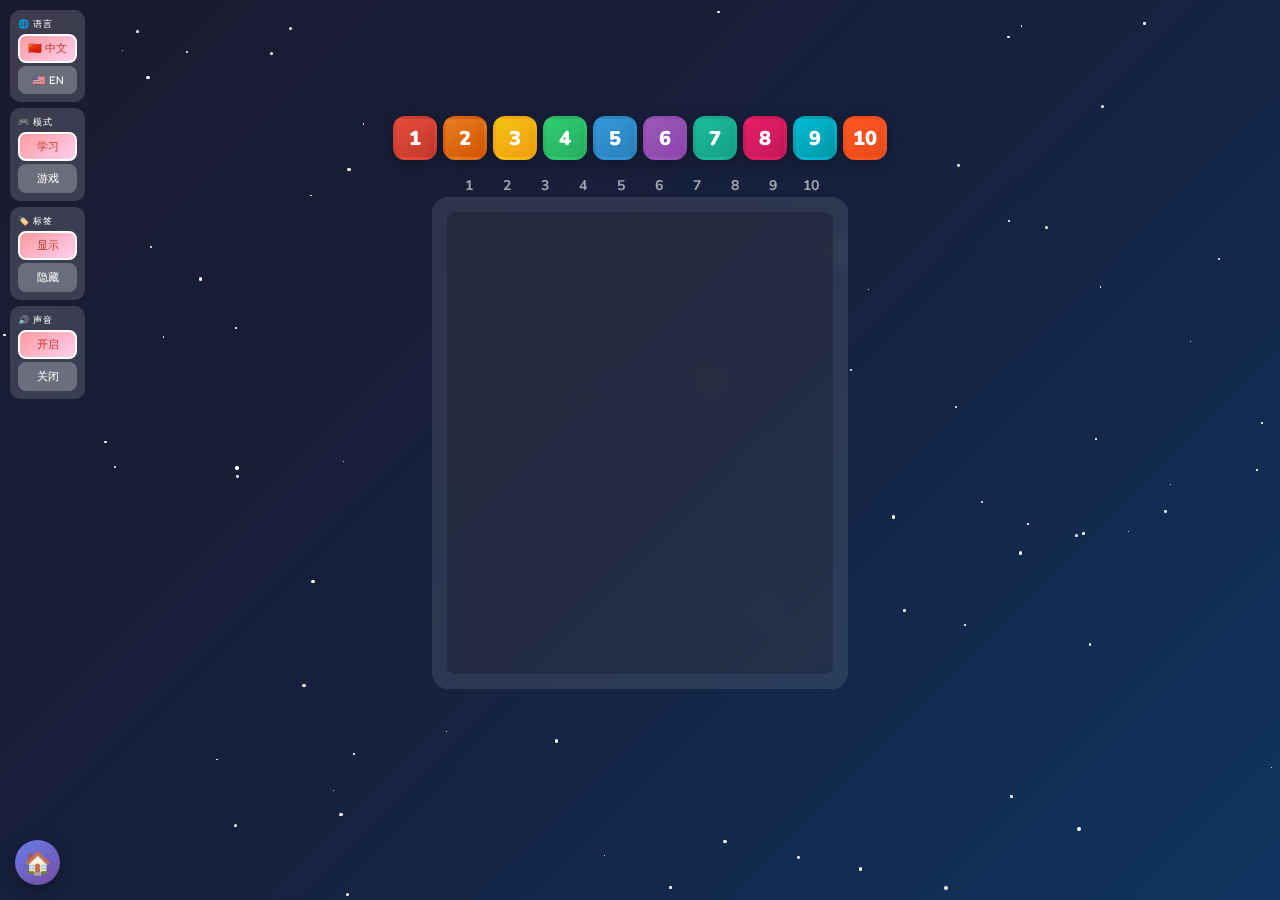
<file: composition.html>
<!DOCTYPE html>
<html lang="en">
<head>
    <meta charset="UTF-8">
    <meta name="viewport" content="width=device-width, initial-scale=1.0, maximum-scale=1.0, user-scalable=no">
    <title>Number Blocks - Composition</title>
    <script src="loader.js"></script>
    <link href="https://fonts.googleapis.com/css2?family=Fredoka+One&family=Nunito:wght@700;900&display=swap" rel="stylesheet">
    <style>
        * { margin: 0; padding: 0; box-sizing: border-box; }
        :root { --block-size: 36px; --grid-gap: 2px; --label-size: 20px; }
        html, body { height: 100%; overflow: hidden; }

        body {
            font-family: 'Fredoka One', cursive;
            display: flex;
            align-items: center;
            justify-content: center;
            background: linear-gradient(135deg, #1a1a2e 0%, #16213e 50%, #0f3460 100%);
        }

        /* Animated stars background */
        .stars { position: fixed; top: 0; left: 0; width: 100%; height: 100%; pointer-events: none; overflow: hidden; z-index: 0; }
        .star { position: absolute; background: white; border-radius: 50%; animation: twinkle 2s infinite ease-in-out; }
        @keyframes twinkle {
            0%, 100% { opacity: 0.3; transform: scale(1); }
            50% { opacity: 1; transform: scale(1.2); }
        }

        .controls { position: fixed; top: 10px; left: 10px; display: flex; flex-direction: column; gap: 6px; z-index: 10; }
        .control-panel { display: flex; flex-direction: column; gap: 3px; background: rgba(255,255,255,0.15); padding: 8px; border-radius: 10px; backdrop-filter: blur(10px); }
        .control-panel label { color: white; font-size: 9px; text-transform: uppercase; letter-spacing: 1px; }
        .control-btn { background: rgba(255,255,255,0.25); border: 2px solid transparent; padding: 5px 8px; border-radius: 8px; font-family: 'Fredoka One', cursive; font-size: 11px; cursor: pointer; color: white; transition: all 0.3s; }
        .control-btn:hover { background: rgba(255,255,255,0.35); }
        .control-btn.active { background: linear-gradient(145deg, #ff9a9e, #fecfef); color: #c0392b; border-color: white; }

        .main-container { position: relative; z-index: 1; display: flex; flex-direction: column; align-items: center; gap: 15px; width: 100%; max-width: 900px; padding: 10px; }

        /* Tabs */
        .tabs { display: flex; gap: 6px; flex-wrap: wrap; justify-content: center; }
        .tab-btn {
            width: 44px; height: 44px;
            border-radius: 12px; border: 3px solid transparent;
            font-size: 20px;
            font-family: 'Nunito', sans-serif;
            font-weight: 900;
            cursor: pointer;
            transition: all 0.3s;
            color: white;
            box-shadow: 0 4px 15px rgba(0,0,0,0.3);
        }
        .tab-btn:hover { transform: scale(1.1); }
        .tab-btn.active { border-color: white; transform: scale(1.15); box-shadow: 0 6px 20px rgba(0,0,0,0.4); }
        .tab-btn.tab-1 { background: linear-gradient(145deg, #e74c3c, #c0392b); }
        .tab-btn.tab-2 { background: linear-gradient(145deg, #e67e22, #d35400); }
        .tab-btn.tab-3 { background: linear-gradient(145deg, #f1c40f, #f39c12); }
        .tab-btn.tab-4 { background: linear-gradient(145deg, #2ecc71, #27ae60); }
        .tab-btn.tab-5 { background: linear-gradient(145deg, #3498db, #2980b9); }
        .tab-btn.tab-6 { background: linear-gradient(145deg, #9b59b6, #8e44ad); }
        .tab-btn.tab-7 { background: linear-gradient(145deg, #1abc9c, #16a085); }
        .tab-btn.tab-8 { background: linear-gradient(145deg, #e91e63, #c2185b); }
        .tab-btn.tab-9 { background: linear-gradient(145deg, #00bcd4, #0097a7); }
        .tab-btn.tab-10 { background: linear-gradient(145deg, #ff5722, #e64a19); }

        /* Content area with grid and diagram */
        .content-area {
            display: flex;
            align-items: flex-start;
            gap: 20px;
        }

        /* Grid Container with labels */
        .grid-wrapper {
            display: flex;
            flex-direction: column;
        }

        /* Top labels (1-10) */
        .top-labels {
            display: flex;
            margin-left: 15px;
            padding-left: 4px;
            margin-bottom: 2px;
        }
        .top-labels.hidden { visibility: hidden; }
        .top-label {
            width: var(--block-size);
            height: var(--label-size);
            margin-right: var(--grid-gap);
            display: flex;
            align-items: center;
            justify-content: center;
            font-family: 'Nunito', sans-serif;
            font-weight: 700;
            font-size: calc(var(--label-size) * 0.7);
            color: rgba(255,255,255,0.6);
        }

        .grid-container {
            background: rgba(255,255,255,0.1);
            border-radius: 16px;
            padding: 15px;
            backdrop-filter: blur(10px);
        }

        .composition-grid {
            display: grid;
            grid-template-columns: repeat(10, var(--block-size));
            grid-template-rows: repeat(12, var(--block-size));
            gap: var(--grid-gap);
            background: rgba(0,0,0,0.2);
            padding: 4px;
            border-radius: 8px;
        }

        .grid-cell {
            width: var(--block-size);
            height: var(--block-size);
            border-radius: 4px;
            background: rgba(255,255,255,0.05);
            display: flex;
            align-items: center;
            justify-content: center;
            font-family: 'Nunito', sans-serif;
            font-weight: 900;
            font-size: calc(var(--block-size) * 0.5);
            color: rgba(255,255,255,0.9);
            text-shadow: 1px 1px 2px rgba(0,0,0,0.3);
            transition: all 0.2s;
            cursor: default;
        }

        .grid-cell.block {
            box-shadow: 
                inset -2px -2px 0 rgba(0,0,0,0.2),
                inset 2px 2px 0 rgba(255,255,255,0.3),
                2px 2px 5px rgba(0,0,0,0.3);
        }

        .grid-cell.white-block {
            background: linear-gradient(145deg, #ecf0f1, #bdc3c7);
            color: #2c3e50;
        }

        .grid-cell.red-block {
            background: linear-gradient(145deg, #e74c3c, #c0392b);
        }

        .grid-cell.blue-block {
            background: linear-gradient(145deg, #3498db, #2980b9);
        }

        .grid-cell.hidden-number {
            color: transparent;
        }

        .grid-cell.hidden-number::after {
            content: '?';
            color: rgba(255,255,255,0.7);
        }

        /* Row hover and click effect */
        .composition-row {
            display: contents;
        }

        .composition-row.clickable .grid-cell.block {
            cursor: pointer;
        }

        .composition-row.clickable:hover .grid-cell.block {
            transform: scale(1.05);
            z-index: 5;
        }

        .composition-row.selected .grid-cell.block {
            box-shadow: 
                inset -2px -2px 0 rgba(0,0,0,0.2),
                inset 2px 2px 0 rgba(255,255,255,0.3),
                2px 2px 5px rgba(0,0,0,0.3),
                0 0 15px rgba(255,255,255,0.5);
        }

        /* Composition Diagram */
        .diagram-container {
            background: rgba(255,255,255,0.1);
            border-radius: 16px;
            padding: 20px;
            backdrop-filter: blur(10px);
            display: flex;
            flex-direction: column;
            align-items: center;
            min-width: 140px;
            min-height: 180px;
        }
        .diagram-container.hidden { display: none; }

        .diagram {
            display: flex;
            flex-direction: column;
            align-items: center;
            gap: 10px;
        }

        .diagram-block {
            width: 50px;
            height: 50px;
            border-radius: 8px;
            display: flex;
            align-items: center;
            justify-content: center;
            font-family: 'Nunito', sans-serif;
            font-weight: 900;
            font-size: 24px;
            color: white;
            text-shadow: 1px 1px 2px rgba(0,0,0,0.3);
            box-shadow: 
                inset -3px -3px 0 rgba(0,0,0,0.2),
                inset 3px 3px 0 rgba(255,255,255,0.3),
                3px 3px 8px rgba(0,0,0,0.3);
        }

        .diagram-block.white {
            background: linear-gradient(145deg, #ecf0f1, #bdc3c7);
            color: #2c3e50;
        }

        .diagram-block.red {
            background: linear-gradient(145deg, #e74c3c, #c0392b);
        }

        .diagram-block.blue {
            background: linear-gradient(145deg, #3498db, #2980b9);
        }

        .diagram-block.hidden-num {
            color: transparent;
        }
        .diagram-block.hidden-num::after {
            content: '?';
            color: rgba(255,255,255,0.7);
            font-size: 24px;
        }

        .diagram-connectors {
            display: flex;
            justify-content: center;
            gap: 0;
            font-size: 28px;
            color: rgba(255,255,255,0.7);
            font-weight: bold;
            line-height: 1;
            margin: -5px 0;
        }

        .diagram-slash {
            transform: scaleY(1.2);
        }

        .diagram-branch {
            display: flex;
            align-items: flex-start;
            gap: 30px;
        }

        /* Game mode answer selection */
        .answer-area {
            display: flex;
            flex-direction: column;
            align-items: center;
            gap: 12px;
            min-height: 80px;
        }

        .answer-area.hidden { visibility: hidden; }

        .answer-prompt {
            font-size: 16px;
            color: white;
            text-shadow: 2px 2px 0 rgba(0,0,0,0.2);
        }

        .answer-choices {
            display: flex;
            gap: 10px;
            flex-wrap: wrap;
            justify-content: center;
        }

        .choice-btn {
            width: 50px; height: 50px;
            border-radius: 12px;
            border: 3px solid rgba(255,255,255,0.3);
            font-size: 22px;
            font-family: 'Nunito', sans-serif;
            font-weight: 900;
            cursor: pointer;
            transition: all 0.3s;
            color: white;
            background: linear-gradient(145deg, #3498db, #2980b9);
            box-shadow: 0 4px 15px rgba(0,0,0,0.3);
        }

        .choice-btn:hover { transform: scale(1.1); border-color: white; }
        .choice-btn:disabled { opacity: 0.5; cursor: not-allowed; }
        .choice-btn.correct { background: linear-gradient(145deg, #2ecc71, #27ae60); animation: pulse 0.5s; }
        .choice-btn.wrong { background: linear-gradient(145deg, #e74c3c, #c0392b); animation: shake 0.5s; }

        @keyframes pulse {
            0%, 100% { transform: scale(1); }
            50% { transform: scale(1.2); }
        }

        @keyframes shake {
            0%, 100% { transform: translateX(0); }
            20%, 60% { transform: translateX(-5px); }
            40%, 80% { transform: translateX(5px); }
        }

        .feedback {
            font-size: 18px;
            color: white;
            text-align: center;
            min-height: 26px;
        }
        .feedback.correct { color: #2ecc71; }
        .feedback.wrong { color: #e74c3c; }

        .home-btn {
            position: fixed; bottom: 15px; left: 15px;
            width: 45px; height: 45px;
            border-radius: 50%; border: none;
            font-size: 22px; cursor: pointer;
            display: flex; align-items: center; justify-content: center;
            background: linear-gradient(145deg, #667eea, #764ba2);
            color: white; text-decoration: none;
            box-shadow: 0 4px 15px rgba(0,0,0,0.3);
            transition: all 0.3s; z-index: 10;
        }
        .home-btn:hover { transform: scale(1.15); }

        /* Responsive */
        @media (max-height: 700px) {
            :root { --block-size: 28px; --label-size: 16px; }
            .tab-btn { width: 38px; height: 38px; font-size: 16px; }
            .diagram-block { width: 40px; height: 40px; font-size: 20px; }
        }
        @media (max-width: 700px) {
            .content-area { flex-direction: column; align-items: center; }
            .diagram-container { min-height: auto; padding: 15px; }
        }
        @media (max-width: 450px) {
            :root { --block-size: 26px; --label-size: 14px; }
            .tab-btn { width: 34px; height: 34px; font-size: 14px; }
            .controls { top: 5px; left: 5px; }
            .control-panel { padding: 5px; }
            .control-btn { padding: 4px 6px; font-size: 10px; }
        }
    </style>
</head>
<body>
    <div class="stars" id="stars"></div>

    <div class="controls">
        <div class="control-panel">
            <label id="labelLang">🌐 语言</label>
            <button class="control-btn active" data-lang="chinese" onclick="initSpeechOnInteraction(); setLanguage('chinese')">🇨🇳 中文</button>
            <button class="control-btn" data-lang="english" onclick="initSpeechOnInteraction(); setLanguage('english')">🇺🇸 EN</button>
        </div>
        <div class="control-panel">
            <label id="labelMode">🎮 模式</label>
            <button class="control-btn active" data-mode="learn" onclick="setGameMode('learn')" id="btnModeLearn">学习</button>
            <button class="control-btn" data-mode="game" onclick="setGameMode('game')" id="btnModeGame">游戏</button>
        </div>
        <div class="control-panel" id="autoModePanel" style="display: none;">
            <label id="labelAutoMode">⏩ 游戏</label>
            <button class="control-btn" data-automode="auto" onclick="setAutoMode('auto')" id="btnAutoModeAuto">自动</button>
            <button class="control-btn active" data-automode="manual" onclick="setAutoMode('manual')" id="btnAutoModeManual">手动</button>
        </div>
        <div class="control-panel">
            <label id="labelLabels">🏷️ 标签</label>
            <button class="control-btn active" data-labels="true" onclick="setShowLabels(true)" id="btnLabelsOn">显示</button>
            <button class="control-btn" data-labels="false" onclick="setShowLabels(false)" id="btnLabelsOff">隐藏</button>
        </div>
        <div class="control-panel">
            <label id="labelAudio">🔊 声音</label>
            <button class="control-btn active" data-audio="true" onclick="setAudioEnabled(true)" id="btnAudioOn">开启</button>
            <button class="control-btn" data-audio="false" onclick="setAudioEnabled(false)" id="btnAudioOff">关闭</button>
        </div>
    </div>

    <div class="main-container">
        <div class="tabs">
            <button class="tab-btn tab-1" data-num="1" onclick="selectTab(1)">1</button>
            <button class="tab-btn tab-2" data-num="2" onclick="selectTab(2)">2</button>
            <button class="tab-btn tab-3" data-num="3" onclick="selectTab(3)">3</button>
            <button class="tab-btn tab-4" data-num="4" onclick="selectTab(4)">4</button>
            <button class="tab-btn tab-5" data-num="5" onclick="selectTab(5)">5</button>
            <button class="tab-btn tab-6" data-num="6" onclick="selectTab(6)">6</button>
            <button class="tab-btn tab-7" data-num="7" onclick="selectTab(7)">7</button>
            <button class="tab-btn tab-8" data-num="8" onclick="selectTab(8)">8</button>
            <button class="tab-btn tab-9" data-num="9" onclick="selectTab(9)">9</button>
            <button class="tab-btn tab-10" data-num="10" onclick="selectTab(10)">10</button>
        </div>

        <div class="content-area">
            <div class="grid-wrapper">
                <div class="top-labels" id="topLabels">
                    <div class="top-label">1</div>
                    <div class="top-label">2</div>
                    <div class="top-label">3</div>
                    <div class="top-label">4</div>
                    <div class="top-label">5</div>
                    <div class="top-label">6</div>
                    <div class="top-label">7</div>
                    <div class="top-label">8</div>
                    <div class="top-label">9</div>
                    <div class="top-label">10</div>
                </div>
                <div class="grid-container">
                    <div class="composition-grid" id="grid"></div>
                </div>
            </div>

            <div class="diagram-container hidden" id="diagramContainer">
                <div class="diagram" id="diagram"></div>
            </div>
        </div>

        <div class="answer-area hidden" id="answerArea">
            <div class="answer-prompt" id="answerPrompt">选择蓝色方块的数字</div>
            <div class="answer-choices" id="answerChoices"></div>
            <div class="feedback" id="feedback"></div>
        </div>
    </div>

    <a href="index.html" class="home-btn" id="homeBtn" title="首页">🏠</a>

    <script>
        let currentNumber = 6;
        let language = 'chinese';
        let gameMode = 'learn'; // 'learn' or 'game'
        let autoMode = 'manual'; // 'auto' or 'manual'
        let audioEnabled = true;
        let showLabels = true;
        let speechInitialized = false;
        let cachedVoices = [];
        let voicesLoaded = false;
        
        // Game mode state
        let currentQuestionRow = -1;
        let correctBlueNumber = 0;
        let selectedRedNum = 0;
        let autoAdvanceTimer = null;
        
        // Track which rows have been answered correctly in game mode
        let answeredRows = new Set();

        // Settings persistence
        const STORAGE_KEY = 'numberblocks_composition_settings';

        function saveSettings() {
            const settings = {
                language: language,
                gameMode: gameMode,
                autoMode: autoMode,
                audioEnabled: audioEnabled,
                showLabels: showLabels,
                currentNumber: currentNumber
            };
            try {
                localStorage.setItem(STORAGE_KEY, JSON.stringify(settings));
            } catch (e) {
                console.warn('Could not save settings:', e);
            }
        }

        function loadSettings() {
            try {
                const saved = localStorage.getItem(STORAGE_KEY);
                if (saved) {
                    const settings = JSON.parse(saved);
                    if (settings.language) language = settings.language;
                    if (settings.gameMode) gameMode = settings.gameMode;
                    if (settings.autoMode) autoMode = settings.autoMode;
                    if (typeof settings.audioEnabled === 'boolean') audioEnabled = settings.audioEnabled;
                    if (typeof settings.showLabels === 'boolean') showLabels = settings.showLabels;
                    if (settings.currentNumber >= 1 && settings.currentNumber <= 10) currentNumber = settings.currentNumber;
                }
            } catch (e) {
                console.warn('Could not load settings:', e);
            }
        }

        const chineseNumbers = { 0:'零',1:'一',2:'二',3:'三',4:'四',5:'五',6:'六',7:'七',8:'八',9:'九',10:'十' };

        function getChineseNumber(num) {
            if (num <= 10) return chineseNumbers[num];
            return String(num);
        }

        function loadVoices() {
            return new Promise(resolve => {
                if (!('speechSynthesis' in window)) {
                    console.warn('Speech synthesis not supported');
                    resolve();
                    return;
                }
                
                cachedVoices = speechSynthesis.getVoices();
                if (cachedVoices.length > 0) {
                    voicesLoaded = true;
                    resolve();
                    return;
                }
                
                const onVoicesChanged = () => {
                    cachedVoices = speechSynthesis.getVoices();
                    if (cachedVoices.length > 0) {
                        voicesLoaded = true;
                        resolve();
                    }
                };
                
                speechSynthesis.onvoiceschanged = onVoicesChanged;
                
                setTimeout(() => {
                    if (!voicesLoaded) {
                        cachedVoices = speechSynthesis.getVoices();
                        voicesLoaded = cachedVoices.length > 0;
                        resolve();
                    }
                }, 1000);
            });
        }

        function findVoice(lang) {
            if (cachedVoices.length === 0) {
                cachedVoices = speechSynthesis.getVoices();
            }
            if (lang === 'chinese') {
                return cachedVoices.find(v => v.lang.startsWith('zh-CN')) || 
                       cachedVoices.find(v => v.lang.startsWith('zh')) ||
                       cachedVoices.find(v => v.lang.includes('Chinese'));
            }
            return cachedVoices.find(v => v.lang === 'en-US') || 
                   cachedVoices.find(v => v.lang.startsWith('en')) ||
                   cachedVoices.find(v => v.lang.includes('English'));
        }

        function keepSpeechAlive() {
            if (speechSynthesis.speaking) {
                speechSynthesis.pause();
                speechSynthesis.resume();
            }
        }
        setInterval(keepSpeechAlive, 10000);

        function initSpeechOnInteraction() {
            if (speechInitialized) return;
            speechInitialized = true;
            const utterance = new SpeechSynthesisUtterance('');
            speechSynthesis.speak(utterance);
        }

        async function speak(text, lang) {
            if (!('speechSynthesis' in window) || !audioEnabled) return;
            
            try {
                speechSynthesis.cancel();
                await new Promise(r => setTimeout(r, 100));
                speechSynthesis.resume();
                
                const utterance = new SpeechSynthesisUtterance(text);
                utterance.rate = 0.8;
                utterance.pitch = 1.1;
                utterance.lang = lang === 'chinese' ? 'zh-CN' : 'en-US';
                
                const voice = findVoice(lang);
                if (voice) {
                    utterance.voice = voice;
                }
                
                await new Promise(r => setTimeout(r, 50));
                speechSynthesis.speak(utterance);
            } catch (e) {
                console.warn('Speech failed:', e);
            }
        }

        // Full equation: "6 equals 1 plus 5"
        function speakEquation(total, redNum, blueNum) {
            if (!speechInitialized || !audioEnabled) return;
            
            let text;
            if (language === 'chinese') {
                text = `${getChineseNumber(total)}等于${getChineseNumber(redNum)}加${getChineseNumber(blueNum)}`;
            } else {
                text = `${total} equals ${redNum} plus ${blueNum}`;
            }
            speak(text, language);
        }

        // Question: "6 equals 1 plus what?"
        function speakQuestion(total, redNum) {
            if (!speechInitialized || !audioEnabled) return;
            
            let text;
            if (language === 'chinese') {
                text = `${getChineseNumber(total)}等于${getChineseNumber(redNum)}加几`;
            } else {
                text = `${total} equals ${redNum} plus what?`;
            }
            speak(text, language);
        }

        function createStars() {
            const starsContainer = document.getElementById('stars');
            const starCount = 80;
            
            for (let i = 0; i < starCount; i++) {
                const star = document.createElement('div');
                star.className = 'star';
                star.style.left = Math.random() * 100 + '%';
                star.style.top = Math.random() * 100 + '%';
                star.style.width = (Math.random() * 3 + 1) + 'px';
                star.style.height = star.style.width;
                star.style.animationDelay = Math.random() * 2 + 's';
                star.style.animationDuration = (Math.random() * 2 + 1) + 's';
                starsContainer.appendChild(star);
            }
        }

        function selectTab(num) {
            initSpeechOnInteraction();
            currentNumber = num;
            saveSettings();
            
            // Update tab buttons
            document.querySelectorAll('.tab-btn').forEach(btn => {
                btn.classList.toggle('active', parseInt(btn.dataset.num) === num);
            });
            
            // Clear any pending auto-advance timer
            if (autoAdvanceTimer) {
                clearTimeout(autoAdvanceTimer);
                autoAdvanceTimer = null;
            }
            
            // Reset game state
            currentQuestionRow = -1;
            selectedRedNum = 0;
            answeredRows.clear();
            
            renderGrid();
            hideDiagram();
            
            // In game mode with auto mode, auto-select first quiz row
            if (gameMode === 'game' && autoMode === 'auto') {
                setTimeout(() => autoSelectFirstRow(), 300);
            }
        }

        function renderGrid() {
            const grid = document.getElementById('grid');
            grid.innerHTML = '';
            
            const n = currentNumber;
            const isGameMode = gameMode === 'game';
            
            // Create 12 rows x 10 columns
            // Row 0: N white blocks
            // Row 1: N red + 0 blue (for tabs 1-9, this row is skipped)
            // Row 2: (N-1) red + 1 blue
            // ...
            // Row N: 1 red + (N-1) blue
            // Row N+1: 0 red + N blue
            for (let row = 0; row < 12; row++) {
                const rowDiv = document.createElement('div');
                rowDiv.className = 'composition-row';
                rowDiv.dataset.row = row;
                
                if (row === 0) {
                    // First row: white blocks with the total number
                    for (let col = 0; col < 10; col++) {
                        const cell = document.createElement('div');
                        cell.className = 'grid-cell';
                        
                        if (col < n) {
                            cell.classList.add('block', 'white-block');
                            // Show number on FIRST white block (col === 0)
                            if (col === 0) {
                                cell.textContent = n;
                            }
                        }
                        
                        rowDiv.appendChild(cell);
                    }
                    rowDiv.classList.add('clickable');
                    rowDiv.onclick = () => handleRowClick(0, n, 0, n);
                } else if (row <= n + 1) {
                    // Composition rows (REVERSED order):
                    // Row 1 -> N red + 0 blue
                    // Row 2 -> (N-1) red + 1 blue
                    // ...
                    // Row N+1 -> 0 red + N blue
                    const redNum = n - (row - 1);
                    const blueNum = row - 1;
                    
                    // In game mode, hide blue numbers unless row has been answered
                    // Don't hide if blueNum is 0 (nothing to hide)
                    const shouldHideBlue = isGameMode && blueNum > 0 && !answeredRows.has(row);
                    
                    for (let col = 0; col < 10; col++) {
                        const cell = document.createElement('div');
                        cell.className = 'grid-cell';
                        
                        if (col < redNum) {
                            cell.classList.add('block', 'red-block');
                            // Show number on FIRST red block (col === 0)
                            if (col === 0) {
                                cell.textContent = redNum;
                            }
                        } else if (col < n) {
                            cell.classList.add('block', 'blue-block');
                            // Show number on LAST blue block (col === n - 1)
                            if (col === n - 1) {
                                if (shouldHideBlue) {
                                    cell.classList.add('hidden-number');
                                    cell.dataset.blueNum = blueNum;
                                    cell.dataset.row = row;
                                } else {
                                    cell.textContent = blueNum;
                                }
                            }
                        }
                        
                        rowDiv.appendChild(cell);
                    }
                    rowDiv.classList.add('clickable');
                    rowDiv.onclick = () => handleRowClick(row, n, redNum, blueNum);
                } else {
                    // Empty rows
                    for (let col = 0; col < 10; col++) {
                        const cell = document.createElement('div');
                        cell.className = 'grid-cell';
                        rowDiv.appendChild(cell);
                    }
                }
                
                grid.appendChild(rowDiv);
            }
            
            updateAnswerArea();
        }

        function handleRowClick(rowIndex, total, redNum, blueNum) {
            initSpeechOnInteraction();
            
            // Remove previous selection
            document.querySelectorAll('.composition-row.selected').forEach(r => r.classList.remove('selected'));
            
            // Select this row
            const rows = document.querySelectorAll('.composition-row');
            rows[rowIndex].classList.add('selected');
            
            if (gameMode === 'learn') {
                // In learn mode, speak the equation and show diagram
                speakEquation(total, redNum, blueNum);
                showDiagram(total, redNum, blueNum, false);
            } else {
                // In game mode
                if (rowIndex === 0) {
                    // White row clicked - show diagram but no question
                    speakEquation(total, 0, total);
                    showDiagram(total, 0, total, false);
                    return;
                }
                
                // If row already answered, just speak the equation and show diagram
                if (answeredRows.has(rowIndex)) {
                    speakEquation(total, redNum, blueNum);
                    showDiagram(total, redNum, blueNum, false);
                    return;
                }
                
                // Start a question for this row (including blueNum = 0)
                currentQuestionRow = rowIndex;
                correctBlueNumber = blueNum;
                selectedRedNum = redNum;
                
                // Speak the question
                speakQuestion(total, redNum);
                
                // Show diagram with hidden blue number
                showDiagram(total, redNum, blueNum, true);
                
                // Show answer choices
                showAnswerChoices();
            }
        }

        function showDiagram(total, redNum, blueNum, hideBlue) {
            const container = document.getElementById('diagramContainer');
            const diagram = document.getElementById('diagram');
            
            container.classList.remove('hidden');
            
            diagram.innerHTML = `
                <div class="diagram-block white">${total}</div>
                <div class="diagram-connectors">
                    <span class="diagram-slash">/</span>
                    <span style="width: 20px;"></span>
                    <span class="diagram-slash">\\</span>
                </div>
                <div class="diagram-branch">
                    <div class="diagram-block red">${redNum}</div>
                    <div class="diagram-block blue ${hideBlue ? 'hidden-num' : ''}" id="diagramBlueBlock">${hideBlue ? '' : blueNum}</div>
                </div>
            `;
        }

        function hideDiagram() {
            document.getElementById('diagramContainer').classList.add('hidden');
        }

        function updateDiagramBlueNumber(blueNum) {
            const blueBlock = document.getElementById('diagramBlueBlock');
            if (blueBlock) {
                blueBlock.classList.remove('hidden-num');
                blueBlock.textContent = blueNum;
            }
        }

        function showAnswerChoices() {
            const answerArea = document.getElementById('answerArea');
            const choicesDiv = document.getElementById('answerChoices');
            const feedback = document.getElementById('feedback');
            
            answerArea.classList.remove('hidden');
            feedback.textContent = '';
            feedback.className = 'feedback';
            
            // Update existing buttons or create new ones
            choicesDiv.innerHTML = '';
            for (let i = 0; i <= currentNumber; i++) {
                const btn = document.createElement('button');
                btn.className = 'choice-btn';
                btn.textContent = i;
                btn.disabled = false;
                btn.onclick = () => checkGameAnswer(i, btn);
                choicesDiv.appendChild(btn);
            }
        }

        function checkGameAnswer(selectedNum, btn) {
            initSpeechOnInteraction();
            
            const feedback = document.getElementById('feedback');
            
            if (selectedNum === correctBlueNumber) {
                btn.classList.add('correct');
                feedback.textContent = language === 'chinese' ? '🎉 正确！' : '🎉 Correct!';
                feedback.className = 'feedback correct';
                
                // Mark this row as answered
                answeredRows.add(currentQuestionRow);
                
                // Speak the full equation
                speakEquation(currentNumber, selectedRedNum, correctBlueNumber);
                
                // Update grid to show the revealed number
                const hiddenCell = document.querySelector(`.grid-cell.hidden-number[data-row="${currentQuestionRow}"]`);
                if (hiddenCell) {
                    hiddenCell.classList.remove('hidden-number');
                    hiddenCell.textContent = correctBlueNumber;
                }
                
                // Update diagram to show blue number
                updateDiagramBlueNumber(correctBlueNumber);
                
                // Disable all choice buttons
                document.querySelectorAll('.choice-btn').forEach(b => b.disabled = true);
                
                if (autoMode === 'auto') {
                    // Auto mode: advance to next row after 3 seconds
                    autoAdvanceTimer = setTimeout(() => {
                        autoAdvanceTimer = null;
                        autoAdvanceToNextRow();
                    }, 3000);
                } else {
                    // Manual mode: hide answer area after delay
                    setTimeout(() => {
                        document.getElementById('answerArea').classList.add('hidden');
                        document.getElementById('feedback').textContent = '';
                        currentQuestionRow = -1;
                    }, 1500);
                }
            } else {
                btn.classList.add('wrong');
                feedback.textContent = language === 'chinese' ? '❌ 再试一次' : '❌ Try again';
                feedback.className = 'feedback wrong';
                
                // Remove wrong class after animation
                setTimeout(() => {
                    btn.classList.remove('wrong');
                }, 500);
            }
        }

        function updateAnswerArea() {
            const answerArea = document.getElementById('answerArea');
            const choicesDiv = document.getElementById('answerChoices');
            const feedback = document.getElementById('feedback');
            
            // Always render placeholder buttons to maintain consistent height
            if (choicesDiv.children.length === 0) {
                for (let i = 0; i <= currentNumber; i++) {
                    const btn = document.createElement('button');
                    btn.className = 'choice-btn';
                    btn.textContent = i;
                    btn.disabled = true;
                    choicesDiv.appendChild(btn);
                }
            }
            
            feedback.textContent = '';
            
            // Hide when not in active game question
            if (gameMode === 'game' && currentQuestionRow === -1) {
                answerArea.classList.add('hidden');
            } else if (gameMode === 'learn') {
                answerArea.classList.add('hidden');
            }
        }

        function setLanguage(lang, skipSave) {
            language = lang;
            document.querySelectorAll('[data-lang]').forEach(btn => btn.classList.toggle('active', btn.dataset.lang === lang));
            if (!skipSave) saveSettings();
            
            // Translate UI
            const translations = {
                chinese: {
                    labelLang: '🌐 语言',
                    labelMode: '🎮 模式',
                    labelAutoMode: '⏩ 游戏',
                    labelLabels: '🏷️ 标签',
                    labelAudio: '🔊 声音',
                    btnModeLearn: '学习',
                    btnModeGame: '游戏',
                    btnAutoModeAuto: '自动',
                    btnAutoModeManual: '手动',
                    btnLabelsOn: '显示',
                    btnLabelsOff: '隐藏',
                    btnAudioOn: '开启',
                    btnAudioOff: '关闭',
                    homeTitle: '首页',
                    answerPrompt: '选择蓝色方块的数字'
                },
                english: {
                    labelLang: '🌐 Lang',
                    labelMode: '🎮 Mode',
                    labelAutoMode: '⏩ Game',
                    labelLabels: '🏷️ Labels',
                    labelAudio: '🔊 Audio',
                    btnModeLearn: 'Learn',
                    btnModeGame: 'Game',
                    btnAutoModeAuto: 'Auto',
                    btnAutoModeManual: 'Manual',
                    btnLabelsOn: 'Show',
                    btnLabelsOff: 'Hide',
                    btnAudioOn: 'On',
                    btnAudioOff: 'Off',
                    homeTitle: 'Home',
                    answerPrompt: 'Choose the blue number'
                }
            };
            
            const t = translations[lang];
            document.getElementById('labelLang').textContent = t.labelLang;
            document.getElementById('labelMode').textContent = t.labelMode;
            document.getElementById('labelAutoMode').textContent = t.labelAutoMode;
            document.getElementById('labelLabels').textContent = t.labelLabels;
            document.getElementById('labelAudio').textContent = t.labelAudio;
            document.getElementById('btnModeLearn').textContent = t.btnModeLearn;
            document.getElementById('btnModeGame').textContent = t.btnModeGame;
            document.getElementById('btnAutoModeAuto').textContent = t.btnAutoModeAuto;
            document.getElementById('btnAutoModeManual').textContent = t.btnAutoModeManual;
            document.getElementById('btnLabelsOn').textContent = t.btnLabelsOn;
            document.getElementById('btnLabelsOff').textContent = t.btnLabelsOff;
            document.getElementById('btnAudioOn').textContent = t.btnAudioOn;
            document.getElementById('btnAudioOff').textContent = t.btnAudioOff;
            document.getElementById('homeBtn').title = t.homeTitle;
            document.getElementById('answerPrompt').textContent = t.answerPrompt;
        }

        function setGameMode(mode, skipSave) {
            gameMode = mode;
            document.querySelectorAll('[data-mode]').forEach(btn => btn.classList.toggle('active', btn.dataset.mode === mode));
            
            // Show/hide auto mode panel
            document.getElementById('autoModePanel').style.display = mode === 'game' ? 'flex' : 'none';
            
            // Clear any pending auto-advance timer
            if (autoAdvanceTimer) {
                clearTimeout(autoAdvanceTimer);
                autoAdvanceTimer = null;
            }
            
            // Reset game state
            currentQuestionRow = -1;
            selectedRedNum = 0;
            answeredRows.clear();
            
            if (!skipSave) saveSettings();
            renderGrid();
            hideDiagram();
            
            // In game mode with auto mode, auto-select first row
            if (mode === 'game' && autoMode === 'auto') {
                setTimeout(() => autoSelectFirstRow(), 300);
            }
        }
        
        function setAutoMode(mode, skipSave) {
            autoMode = mode;
            document.querySelectorAll('[data-automode]').forEach(btn => btn.classList.toggle('active', btn.dataset.automode === mode));
            
            // Clear any pending auto-advance timer
            if (autoAdvanceTimer) {
                clearTimeout(autoAdvanceTimer);
                autoAdvanceTimer = null;
            }
            
            // Reset game state
            currentQuestionRow = -1;
            selectedRedNum = 0;
            answeredRows.clear();
            
            if (!skipSave) saveSettings();
            renderGrid();
            hideDiagram();
            
            // In auto mode, auto-select first row
            if (mode === 'auto' && gameMode === 'game') {
                setTimeout(() => autoSelectFirstRow(), 300);
            }
        }
        
        function autoSelectFirstRow() {
            if (gameMode !== 'game' || autoMode !== 'auto') return;
            
            const n = currentNumber;
            // First quiz row is row 1 (N red + 0 blue)
            const firstQuizRow = 1;
            const redNum = n - (firstQuizRow - 1); // n
            const blueNum = firstQuizRow - 1; // 0
            
            currentQuestionRow = firstQuizRow;
            correctBlueNumber = blueNum;
            selectedRedNum = redNum;
            
            // Select the row visually
            document.querySelectorAll('.composition-row.selected').forEach(r => r.classList.remove('selected'));
            const rows = document.querySelectorAll('.composition-row');
            if (rows[firstQuizRow]) rows[firstQuizRow].classList.add('selected');
            
            // Speak the question
            speakQuestion(n, redNum);
            
            // Show diagram with hidden blue number
            showDiagram(n, redNum, blueNum, true);
            
            // Show answer choices
            showAnswerChoices();
        }
        
        function autoAdvanceToNextRow() {
            if (gameMode !== 'game' || autoMode !== 'auto') return;
            
            const nextRow = currentQuestionRow + 1;
            const n = currentNumber;
            
            // Composition rows (reversed):
            // Row 2: (N-1) red + 1 blue
            // Row 3: (N-2) red + 2 blue
            // ...
            // Row N+1: 0 red + N blue
            const redNum = n - (nextRow - 1);
            const blueNum = nextRow - 1;
            
            if (nextRow <= n + 1) {
                currentQuestionRow = nextRow;
                correctBlueNumber = blueNum;
                selectedRedNum = redNum;
                
                // Select the row visually
                document.querySelectorAll('.composition-row.selected').forEach(r => r.classList.remove('selected'));
                const rows = document.querySelectorAll('.composition-row');
                if (rows[nextRow]) rows[nextRow].classList.add('selected');
                
                // Speak the question
                speakQuestion(n, redNum);
                
                // Show diagram with hidden blue number
                showDiagram(n, redNum, blueNum, true);
                
                // Show answer choices
                showAnswerChoices();
            } else {
                // All rows completed
                document.getElementById('answerArea').classList.add('hidden');
                document.getElementById('feedback').textContent = language === 'chinese' ? '🎊 完成！' : '🎊 Complete!';
                currentQuestionRow = -1;
            }
        }

        function setShowLabels(show, skipSave) {
            showLabels = show;
            document.querySelectorAll('[data-labels]').forEach(btn => btn.classList.toggle('active', btn.dataset.labels === String(show)));
            
            document.getElementById('topLabels').classList.toggle('hidden', !show);
            
            if (!skipSave) saveSettings();
        }

        function setAudioEnabled(enabled, skipSave) {
            audioEnabled = enabled;
            document.querySelectorAll('[data-audio]').forEach(btn => btn.classList.toggle('active', btn.dataset.audio === String(enabled)));
            if (!enabled) {
                speechSynthesis.cancel();
            }
            if (!skipSave) saveSettings();
        }

        // Initialize
        createStars();
        loadSettings();
        loadVoices().then(() => {
            setLanguage(language, true);
            setAutoMode(autoMode, true);
            setGameMode(gameMode, true);
            setShowLabels(showLabels, true);
            setAudioEnabled(audioEnabled, true);
            selectTab(currentNumber);
        });

        // Keyboard navigation
        document.addEventListener('keydown', e => {
            initSpeechOnInteraction();
            
            // Number keys only work in game mode with active question
            if (e.key >= '0' && e.key <= '9') {
                if (gameMode === 'game' && currentQuestionRow !== -1) {
                    const num = parseInt(e.key);
                    // Find the button with this number and click it
                    const buttons = document.querySelectorAll('.choice-btn:not(:disabled)');
                    buttons.forEach(btn => {
                        if (parseInt(btn.textContent) === num) {
                            btn.click();
                        }
                    });
                }
                // In all other cases, number keys do nothing
                return;
            }
            
            // In game mode with manual mode, arrow keys navigate rows
            if (gameMode === 'game' && autoMode === 'manual') {
                if (e.key === 'ArrowDown' || e.key === 'ArrowRight') {
                    e.preventDefault();
                    navigateToRow(1); // Next row
                    return;
                } else if (e.key === 'ArrowUp' || e.key === 'ArrowLeft') {
                    e.preventDefault();
                    navigateToRow(-1); // Previous row
                    return;
                }
            }
            
            // In learn mode, arrow keys for tab navigation
            if (gameMode === 'learn') {
                if (e.key === 'ArrowLeft' && currentNumber > 1) {
                    selectTab(currentNumber - 1);
                } else if (e.key === 'ArrowRight' && currentNumber < 10) {
                    selectTab(currentNumber + 1);
                }
            }
        });
        
        function navigateToRow(direction) {
            // Find the next row
            // Composition rows (reversed):
            // Row 1: N red + 0 blue
            // Row 2: (N-1) red + 1 blue
            // ...
            // Row N+1: 0 red + N blue
            const n = currentNumber;
            const firstQuizRow = 1;
            let targetRow;
            
            if (currentQuestionRow === -1) {
                // No row selected, start from first or last composition row
                targetRow = direction > 0 ? firstQuizRow : n + 1;
            } else {
                targetRow = currentQuestionRow + direction;
            }
            
            // Clamp to valid composition row range (1 to N+1)
            if (targetRow < firstQuizRow) targetRow = firstQuizRow;
            if (targetRow > n + 1) targetRow = n + 1;
            
            // Calculate red and blue for reversed order
            const redNum = n - (targetRow - 1);
            const blueNum = targetRow - 1;
            
            // If already answered, just show the info
            if (answeredRows.has(targetRow)) {
                currentQuestionRow = targetRow;
                
                // Select the row visually
                document.querySelectorAll('.composition-row.selected').forEach(r => r.classList.remove('selected'));
                const rows = document.querySelectorAll('.composition-row');
                if (rows[targetRow]) rows[targetRow].classList.add('selected');
                
                speakEquation(n, redNum, blueNum);
                showDiagram(n, redNum, blueNum, false);
                document.getElementById('answerArea').classList.add('hidden');
            } else {
                // Not answered, start the question
                currentQuestionRow = targetRow;
                correctBlueNumber = blueNum;
                selectedRedNum = redNum;
                
                // Select the row visually
                document.querySelectorAll('.composition-row.selected').forEach(r => r.classList.remove('selected'));
                const rows = document.querySelectorAll('.composition-row');
                if (rows[targetRow]) rows[targetRow].classList.add('selected');
                
                speakQuestion(n, redNum);
                showDiagram(n, redNum, blueNum, true);
                showAnswerChoices();
            }
        }

        // Touch/click initialization
        document.addEventListener('click', () => initSpeechOnInteraction(), { once: true });
    </script>
</body>
</html>
</file>
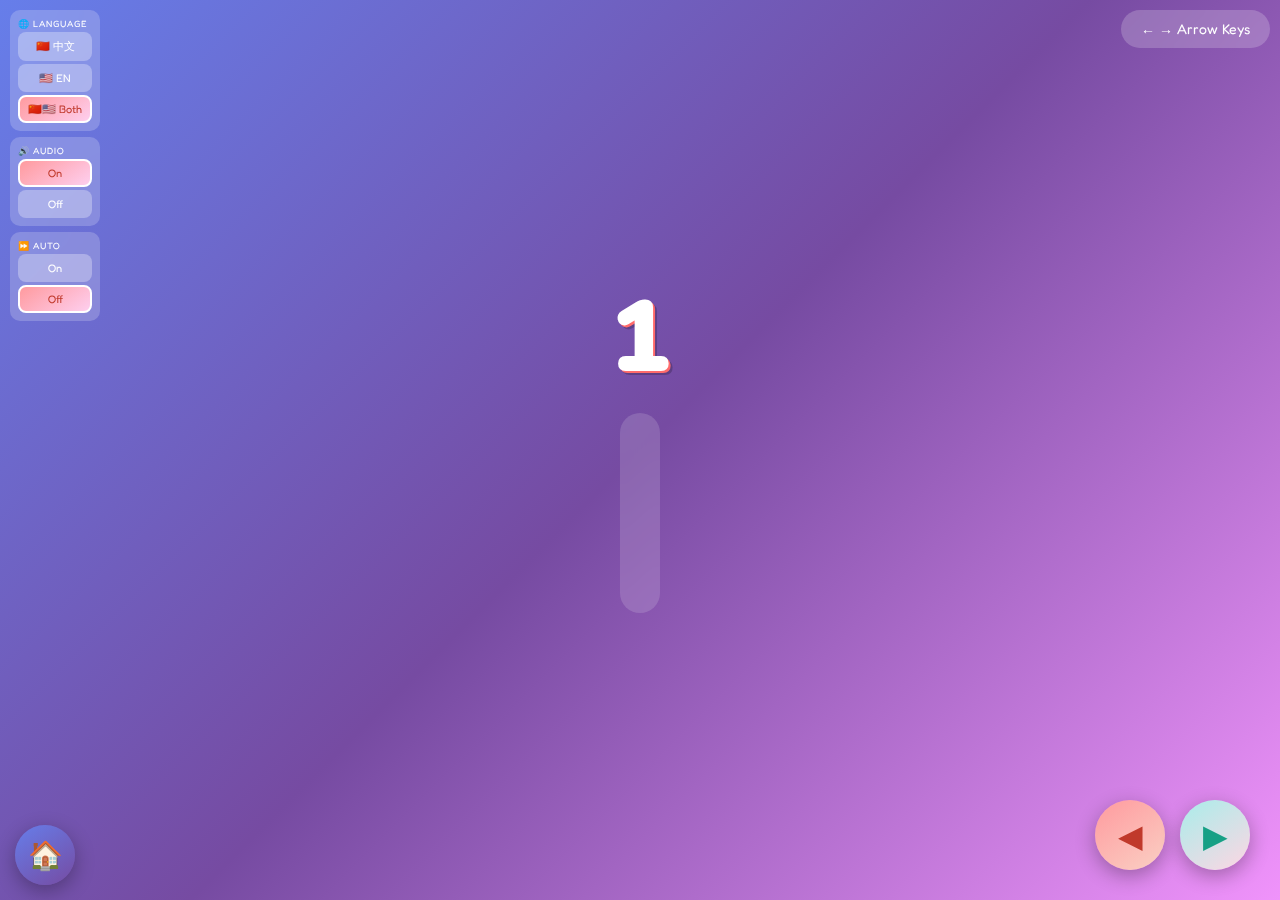
<file: counting.html>
<!DOCTYPE html>
<html lang="en">
<head>
    <meta charset="UTF-8">
    <meta name="viewport" content="width=device-width, initial-scale=1.0">
    <title>Number Blocks 1-100</title>
    <script src="loader.js"></script>
    <link href="https://fonts.googleapis.com/css2?family=Fredoka+One&family=Nunito:wght@700;900&display=swap" rel="stylesheet">
    <style>
        * {
            margin: 0;
            padding: 0;
            box-sizing: border-box;
        }

        :root {
            --block-size: 40px;
        }

        body {
            min-height: 100vh;
            font-family: 'Fredoka One', cursive;
            overflow: hidden;
            display: flex;
            flex-direction: column;
            align-items: center;
            justify-content: center;
            background: linear-gradient(135deg, #667eea 0%, #764ba2 50%, #f093fb 100%);
            position: relative;
        }

        /* Animated background bubbles */
        .bubbles {
            position: fixed;
            top: 0;
            left: 0;
            width: 100%;
            height: 100%;
            pointer-events: none;
            overflow: hidden;
            z-index: 0;
        }

        .bubble {
            position: absolute;
            bottom: -100px;
            border-radius: 50%;
            opacity: 0.6;
            animation: float-up 8s infinite ease-in;
        }

        @keyframes float-up {
            0% {
                transform: translateY(0) rotate(0deg);
                opacity: 0.6;
            }
            100% {
                transform: translateY(-110vh) rotate(720deg);
                opacity: 0;
            }
        }

        .container {
            position: relative;
            z-index: 1;
            display: flex;
            flex-direction: column;
            align-items: center;
            justify-content: center;
            gap: 20px;
            padding: 20px;
        }

        .number-section {
            display: flex;
            flex-direction: column;
            align-items: center;
            gap: 5px;
        }

        .number-display {
            font-size: clamp(48px, 10vw, 100px);
            color: white;
            text-shadow: 
                2px 2px 0 #ff6b6b,
                4px 4px 0 rgba(0,0,0,0.2);
            animation: bounce-in 0.5s cubic-bezier(0.68, -0.55, 0.265, 1.55);
            font-family: 'Nunito', sans-serif;
            font-weight: 900;
            line-height: 1;
        }

        .number-text {
            font-size: clamp(20px, 4vw, 36px);
            color: white;
            text-shadow: 2px 2px 4px rgba(0,0,0,0.3);
            animation: fade-in 0.5s ease-out 0.3s backwards;
            text-align: center;
        }

        @keyframes fade-in {
            0% {
                opacity: 0;
                transform: translateY(-10px);
            }
            100% {
                opacity: 1;
                transform: translateY(0);
            }
        }

        @keyframes bounce-in {
            0% {
                transform: scale(0);
                opacity: 0;
            }
            50% {
                transform: scale(1.2);
            }
            100% {
                transform: scale(1);
                opacity: 1;
            }
        }

        .blocks-container {
            display: flex;
            flex-wrap: wrap;
            justify-content: center;
            align-items: flex-end;
            gap: 8px;
            max-width: 85vw;
            min-height: 200px;
            padding: 20px;
            background: rgba(255,255,255,0.15);
            border-radius: 30px;
            backdrop-filter: blur(10px);
        }

        .block-group {
            display: flex;
            flex-direction: column-reverse;
            align-items: center;
        }

        .column-wrapper {
            display: flex;
            flex-direction: column;
            align-items: center;
        }

        .column-top-label {
            font-size: 16px;
            color: white;
            text-shadow: 1px 1px 2px rgba(0,0,0,0.3);
            font-family: 'Nunito', sans-serif;
            font-weight: 700;
            padding: 4px 0;
            min-height: 24px;
        }

        .blocks-with-labels {
            display: flex;
            align-items: flex-end;
            gap: 5px;
        }

        .number-labels {
            display: flex;
            flex-direction: column-reverse;
            justify-content: flex-start;
        }

        .number-label {
            height: var(--block-size);
            display: flex;
            align-items: center;
            justify-content: center;
            font-size: calc(var(--block-size) * 0.4);
            color: white;
            text-shadow: 1px 1px 2px rgba(0,0,0,0.3);
            font-family: 'Nunito', sans-serif;
            font-weight: 700;
            min-width: 25px;
        }

        .number-labels.left {
            text-align: right;
            padding-right: 5px;
        }

        .number-labels.right {
            text-align: left;
            padding-left: 5px;
        }

        .block {
            width: var(--block-size);
            height: var(--block-size);
            border-radius: 8px;
            position: relative;
            box-shadow: 
                inset -3px -3px 0 rgba(0,0,0,0.2),
                inset 3px 3px 0 rgba(255,255,255,0.3),
                3px 3px 8px rgba(0,0,0,0.3);
            animation: pop-in 0.4s cubic-bezier(0.68, -0.55, 0.265, 1.55) backwards;
            transition: transform 0.2s;
        }

        .block:hover {
            transform: scale(1.1) rotate(5deg);
        }

        .block.has-face::before {
            content: '';
            position: absolute;
            top: 25%;
            left: 20%;
            width: 18%;
            height: 18%;
            background: white;
            border-radius: 50%;
            box-shadow: 
                calc(var(--block-size) * 0.4) 0 0 white;
        }

        .block.has-face::after {
            content: '';
            position: absolute;
            top: 30%;
            left: 25%;
            width: 8%;
            height: 8%;
            background: #333;
            border-radius: 50%;
            box-shadow: 
                calc(var(--block-size) * 0.4) 0 0 #333;
        }

        .block .mouth {
            position: absolute;
            bottom: 20%;
            left: 50%;
            transform: translateX(-50%);
            width: 40%;
            height: 20%;
            background: #c0392b;
            border-radius: 0 0 50% 50%;
            overflow: hidden;
        }

        .block .mouth::after {
            content: '';
            position: absolute;
            bottom: 0;
            left: 50%;
            transform: translateX(-50%);
            width: 60%;
            height: 40%;
            background: #e74c3c;
            border-radius: 50% 50% 0 0;
        }

        @keyframes pop-in {
            0% {
                transform: scale(0) rotate(-180deg);
                opacity: 0;
            }
            100% {
                transform: scale(1) rotate(0deg);
                opacity: 1;
            }
        }

        .navigation {
            position: fixed;
            bottom: 30px;
            right: 30px;
            display: flex;
            gap: 15px;
            z-index: 10;
        }

        .nav-btn {
            width: 70px;
            height: 70px;
            border-radius: 50%;
            border: none;
            font-size: 32px;
            cursor: pointer;
            display: flex;
            align-items: center;
            justify-content: center;
            transition: all 0.3s cubic-bezier(0.68, -0.55, 0.265, 1.55);
            box-shadow: 0 6px 20px rgba(0,0,0,0.3);
            font-family: 'Fredoka One', cursive;
        }

        .nav-btn.prev {
            background: linear-gradient(145deg, #ff9a9e, #fad0c4);
            color: #c0392b;
        }

        .nav-btn.next {
            background: linear-gradient(145deg, #a8edea, #fed6e3);
            color: #16a085;
        }

        .nav-btn:hover {
            transform: scale(1.15);
        }

        .home-btn {
            position: fixed;
            bottom: 30px;
            left: 30px;
            width: 60px;
            height: 60px;
            border-radius: 50%;
            border: none;
            font-size: 28px;
            cursor: pointer;
            display: flex;
            align-items: center;
            justify-content: center;
            background: linear-gradient(145deg, #667eea, #764ba2);
            color: white;
            text-decoration: none;
            box-shadow: 0 6px 20px rgba(0,0,0,0.3);
            transition: all 0.3s cubic-bezier(0.68, -0.55, 0.265, 1.55);
            z-index: 10;
        }

        .home-btn:hover {
            transform: scale(1.15);
        }

        .nav-btn:active {
            transform: scale(0.95);
        }

        .nav-btn:disabled {
            opacity: 0.4;
            cursor: not-allowed;
            transform: scale(1);
        }

        .nav-hint {
            position: fixed;
            top: 20px;
            right: 20px;
            background: rgba(255,255,255,0.2);
            padding: 10px 20px;
            border-radius: 20px;
            color: white;
            font-size: 14px;
            backdrop-filter: blur(5px);
        }

        .progress {
            position: fixed;
            top: 0;
            left: 0;
            height: 6px;
            background: linear-gradient(90deg, #f093fb, #f5576c, #ffd89b);
            transition: width 0.3s ease;
            border-radius: 0 3px 3px 0;
        }

        /* Number block colors based on Numberblocks show */
        .color-1 { background: linear-gradient(145deg, #e74c3c, #c0392b); }
        .color-2 { background: linear-gradient(145deg, #e67e22, #d35400); }
        .color-3 { background: linear-gradient(145deg, #f1c40f, #f39c12); }
        .color-4 { background: linear-gradient(145deg, #2ecc71, #27ae60); }
        .color-5 { background: linear-gradient(145deg, #3498db, #2980b9); }
        .color-6 { background: linear-gradient(145deg, #9b59b6, #8e44ad); }
        .color-7 { background: linear-gradient(145deg, #1abc9c, #16a085); }
        .color-8 { background: linear-gradient(145deg, #e91e63, #c2185b); }
        .color-9 { background: linear-gradient(145deg, #00bcd4, #0097a7); }
        .color-10 { background: linear-gradient(145deg, #ffeb3b, #ffc107); }

        .controls {
            position: fixed;
            top: 10px;
            left: 10px;
            display: flex;
            flex-direction: column;
            gap: 6px;
            z-index: 10;
        }

        .control-panel {
            display: flex;
            flex-direction: column;
            gap: 3px;
            background: rgba(255,255,255,0.2);
            padding: 8px;
            border-radius: 10px;
            backdrop-filter: blur(10px);
        }

        .control-panel label {
            color: white;
            font-size: 9px;
            text-transform: uppercase;
            letter-spacing: 1px;
        }

        .control-btn {
            background: rgba(255,255,255,0.3);
            border: 2px solid transparent;
            padding: 5px 8px;
            border-radius: 8px;
            font-family: 'Fredoka One', cursive;
            font-size: 11px;
            cursor: pointer;
            color: white;
            transition: all 0.3s;
        }

        .control-btn:hover {
            background: rgba(255,255,255,0.4);
        }

        .control-btn.active {
            background: linear-gradient(145deg, #ff9a9e, #fecfef);
            color: #c0392b;
            border-color: white;
        }

        @media (max-width: 768px) {
            .nav-btn {
                width: 55px;
                height: 55px;
                font-size: 24px;
            }
            .blocks-container {
                padding: 15px;
                gap: 5px;
                max-width: 95vw;
                overflow-x: auto;
            }
            .controls {
                top: 5px;
                left: 5px;
            }
            .control-panel {
                padding: 5px;
            }
            .control-btn {
                padding: 4px 6px;
                font-size: 10px;
            }
            .number-text {
                font-size: clamp(18px, 4vw, 32px);
            }
            .number-label {
                min-width: 20px;
                font-size: 16px;
            }
        }
    </style>
</head>
<body>
    <div class="progress" id="progress"></div>
    
    <div class="bubbles" id="bubbles"></div>

    <div class="controls">
        <div class="control-panel">
            <label>🌐 Language</label>
            <button class="control-btn" data-mode="chinese" onclick="initSpeechOnInteraction(); setLanguageMode('chinese')">🇨🇳 中文</button>
            <button class="control-btn" data-mode="english" onclick="initSpeechOnInteraction(); setLanguageMode('english')">🇺🇸 EN</button>
            <button class="control-btn active" data-mode="both" onclick="initSpeechOnInteraction(); setLanguageMode('both')">🇨🇳🇺🇸 Both</button>
        </div>
        <div class="control-panel">
            <label>🔊 Audio</label>
            <button class="control-btn active" data-audio="true" onclick="initSpeechOnInteraction(); setAudioEnabled(true)" id="btnAudioOn">On</button>
            <button class="control-btn" data-audio="false" onclick="setAudioEnabled(false)" id="btnAudioOff">Off</button>
        </div>
        <div class="control-panel">
            <label>⏩ Auto</label>
            <button class="control-btn" data-auto="true" onclick="initSpeechOnInteraction(); setAutoMode(true)" id="btnAutoOn">On</button>
            <button class="control-btn active" data-auto="false" onclick="setAutoMode(false)" id="btnAutoOff">Off</button>
        </div>
    </div>
    
    <div class="nav-hint">← → Arrow Keys</div>

    <div class="container">
        <div class="number-section">
            <div class="number-display" id="numberDisplay">1</div>
            <div class="number-text" id="numberText"></div>
        </div>
        <div class="blocks-container" id="blocksContainer"></div>
    </div>

    <div class="navigation">
        <button class="nav-btn prev" id="prevBtn" onclick="goToPrev()">◀</button>
        <button class="nav-btn next" id="nextBtn" onclick="goToNext()">▶</button>
    </div>

    <a href="index.html" class="home-btn" title="Back to Home">🏠</a>

    <script>
        let currentNumber = 1;
        const MIN = 1;
        const MAX = 100;
        let languageMode = 'both'; // 'chinese', 'english', or 'both'
        let audioEnabled = true;
        let autoMode = false;
        let autoTimer = null;

        // Chinese number words
        const chineseNumbers = {
            0: '零', 1: '一', 2: '二', 3: '三', 4: '四',
            5: '五', 6: '六', 7: '七', 8: '八', 9: '九',
            10: '十'
        };

        // English number words
        const englishOnes = ['', 'one', 'two', 'three', 'four', 'five', 'six', 'seven', 'eight', 'nine'];
        const englishTeens = ['ten', 'eleven', 'twelve', 'thirteen', 'fourteen', 'fifteen', 'sixteen', 'seventeen', 'eighteen', 'nineteen'];
        const englishTens = ['', '', 'twenty', 'thirty', 'forty', 'fifty', 'sixty', 'seventy', 'eighty', 'ninety'];

        function getChineseNumber(num) {
            if (num <= 10) return chineseNumbers[num];
            if (num < 20) return '十' + (num % 10 === 0 ? '' : chineseNumbers[num % 10]);
            if (num < 100) {
                const tens = Math.floor(num / 10);
                const ones = num % 10;
                return chineseNumbers[tens] + '十' + (ones === 0 ? '' : chineseNumbers[ones]);
            }
            return '一百';
        }

        function getEnglishNumber(num) {
            if (num === 100) return 'one hundred';
            if (num < 10) return englishOnes[num];
            if (num < 20) return englishTeens[num - 10];
            const tens = Math.floor(num / 10);
            const ones = num % 10;
            return englishTens[tens] + (ones > 0 ? '-' + englishOnes[ones] : '');
        }

        function getNumberText(num) {
            const chinese = getChineseNumber(num);
            const english = getEnglishNumber(num);
            
            if (languageMode === 'chinese') return chinese;
            if (languageMode === 'english') return english;
            return `${chinese} · ${english}`;
        }

        function setLanguageMode(mode) {
            languageMode = mode;
            
            // Update button styles
            document.querySelectorAll('[data-mode]').forEach(btn => {
                btn.classList.toggle('active', btn.dataset.mode === mode);
            });
            
            // Update display
            updateNumberText();
        }

        function setAudioEnabled(enabled) {
            audioEnabled = enabled;
            document.querySelectorAll('[data-audio]').forEach(btn => {
                btn.classList.toggle('active', btn.dataset.audio === String(enabled));
            });
            if (!enabled) {
                speechSynthesis.cancel();
                clearAutoTimer();
            }
        }

        function setAutoMode(enabled) {
            autoMode = enabled;
            document.querySelectorAll('[data-auto]').forEach(btn => {
                btn.classList.toggle('active', btn.dataset.auto === String(enabled));
            });
            if (!enabled) {
                clearAutoTimer();
            }
        }

        function clearAutoTimer() {
            if (autoTimer) {
                clearTimeout(autoTimer);
                autoTimer = null;
            }
        }

        function startAutoTimer() {
            if (!autoMode || currentNumber >= MAX) return;
            clearAutoTimer();
            autoTimer = setTimeout(() => {
                autoTimer = null;
                if (currentNumber < MAX) {
                    currentNumber++;
                    updateDisplay(true);
                }
            }, 300);
        }

        function updateNumberText() {
            const textEl = document.getElementById('numberText');
            textEl.style.animation = 'none';
            textEl.offsetHeight;
            textEl.style.animation = 'fade-in 0.5s ease-out backwards';
            textEl.textContent = getNumberText(currentNumber);
        }

        // Create floating bubbles
        function createBubbles() {
            const bubblesContainer = document.getElementById('bubbles');
            const colors = ['#ff6b6b', '#feca57', '#48dbfb', '#ff9ff3', '#54a0ff', '#5f27cd', '#00d2d3', '#ff9f43'];
            
            for (let i = 0; i < 15; i++) {
                const bubble = document.createElement('div');
                bubble.className = 'bubble';
                bubble.style.left = Math.random() * 100 + '%';
                bubble.style.width = (Math.random() * 40 + 20) + 'px';
                bubble.style.height = bubble.style.width;
                bubble.style.background = colors[Math.floor(Math.random() * colors.length)];
                bubble.style.animationDelay = Math.random() * 8 + 's';
                bubble.style.animationDuration = (Math.random() * 4 + 6) + 's';
                bubblesContainer.appendChild(bubble);
            }
        }

        function getColorClass(index) {
            return 'color-' + ((index % 10) + 1);
        }

        function createNumberLabels(count, side) {
            const labelsDiv = document.createElement('div');
            labelsDiv.className = `number-labels ${side}`;
            
            for (let i = 1; i <= count; i++) {
                const label = document.createElement('div');
                label.className = 'number-label';
                label.textContent = i;
                labelsDiv.appendChild(label);
            }
            
            return labelsDiv;
        }

        function renderBlocks(num) {
            const container = document.getElementById('blocksContainer');
            container.innerHTML = '';

            // Keep block size constant
            document.documentElement.style.setProperty('--block-size', '40px');

            let blockIndex = 0;

            if (num < 10) {
                // For numbers 1-9: single column with right labels
                const wrapper = document.createElement('div');
                wrapper.className = 'blocks-with-labels';
                
                const group = document.createElement('div');
                group.className = 'block-group';
                
                for (let row = 0; row < num; row++) {
                    const block = document.createElement('div');
                    block.className = `block ${getColorClass(row)}`;
                    
                    if (row === num - 1) {
                        block.classList.add('has-face');
                        const mouth = document.createElement('div');
                        mouth.className = 'mouth';
                        block.appendChild(mouth);
                    }
                    
                    const delay = row * 0.05;
                    block.style.animationDelay = delay + 's';
                    group.appendChild(block);
                    blockIndex++;
                }
                
                wrapper.appendChild(group);
                wrapper.appendChild(createNumberLabels(num, 'right'));
                container.appendChild(wrapper);
            } else {
                // For numbers >= 10: add left labels (1-10), columns with top labels, and right labels
                const fullColumns = Math.floor(num / 10);
                const remainder = num % 10;
                const totalColumns = remainder > 0 ? fullColumns + 1 : fullColumns;

                // Left labels (1-10)
                container.appendChild(createNumberLabels(10, 'left'));

                // Animation timing:
                // - If multiple of 10: all columns animate together
                // - Otherwise: Columns 1 to n-1 animate together, last column animates after
                const isMultipleOfTen = remainder === 0;
                const baseDelayForLastColumn = 0.4;

                for (let col = 0; col < totalColumns; col++) {
                    const isLastColumn = col === totalColumns - 1;
                    const blocksInColumn = (isLastColumn && remainder > 0) ? remainder : 10;
                    const isFullColumn = blocksInColumn === 10;
                    
                    // Wrapper for column (includes top label if full column)
                    const columnWrapper = document.createElement('div');
                    columnWrapper.className = 'column-wrapper';
                    
                    // Add column number (1, 2, 3...) on top of full columns
                    const topLabel = document.createElement('div');
                    topLabel.className = 'column-top-label';
                    topLabel.textContent = isFullColumn ? (col + 1) : '';
                    columnWrapper.appendChild(topLabel);
                    
                    const group = document.createElement('div');
                    group.className = 'block-group';
                    
                    for (let row = 0; row < blocksInColumn; row++) {
                        const block = document.createElement('div');
                        block.className = `block ${getColorClass(row)}`;
                        
                        if (row === blocksInColumn - 1) {
                            block.classList.add('has-face');
                            const mouth = document.createElement('div');
                            mouth.className = 'mouth';
                            block.appendChild(mouth);
                        }
                        
                        // If multiple of 10: all columns animate together
                        // Otherwise: last column animates after others
                        let delay;
                        if (isMultipleOfTen) {
                            delay = row * 0.03;
                        } else if (isLastColumn && totalColumns > 1) {
                            delay = baseDelayForLastColumn + (row * 0.03);
                        } else {
                            delay = row * 0.03;
                        }
                        block.style.animationDelay = delay + 's';
                        
                        group.appendChild(block);
                        blockIndex++;
                    }
                    
                    columnWrapper.appendChild(group);
                    container.appendChild(columnWrapper);
                }

                // Right labels (match the last column's block count)
                const lastColumnBlocks = remainder > 0 ? remainder : 10;
                container.appendChild(createNumberLabels(lastColumnBlocks, 'right'));
            }
        }

        function updateDisplay(autoSpeak = true) {
            const display = document.getElementById('numberDisplay');
            display.style.animation = 'none';
            display.offsetHeight;
            display.style.animation = 'bounce-in 0.5s cubic-bezier(0.68, -0.55, 0.265, 1.55)';
            display.textContent = currentNumber;

            updateNumberText();
            renderBlocks(currentNumber);
            updateProgress();
            updateButtons();

            // Auto-speak after short delay
            if (autoSpeak) {
                setTimeout(() => {
                    sayNumber();
                }, 200);
            }
        }

        function updateProgress() {
            const progress = document.getElementById('progress');
            const percent = ((currentNumber - MIN) / (MAX - MIN)) * 100;
            progress.style.width = percent + '%';
        }

        function updateButtons() {
            document.getElementById('prevBtn').disabled = currentNumber <= MIN;
            document.getElementById('nextBtn').disabled = currentNumber >= MAX;
        }

        function goToPrev() {
            initSpeechOnInteraction(); // Initialize speech on user interaction
            clearAutoTimer();
            if (currentNumber > MIN) {
                currentNumber--;
                updateDisplay();
            }
        }

        function goToNext() {
            initSpeechOnInteraction(); // Initialize speech on user interaction
            clearAutoTimer();
            if (currentNumber < MAX) {
                currentNumber++;
                updateDisplay();
            }
        }

        // Store voices globally once loaded
        let cachedVoices = [];
        let voicesLoaded = false;
        let speechInitialized = false;

        function loadVoices() {
            return new Promise((resolve) => {
                if (!('speechSynthesis' in window)) {
                    console.warn('Speech synthesis not supported');
                    resolve([]);
                    return;
                }
                
                cachedVoices = speechSynthesis.getVoices();
                if (cachedVoices.length > 0) {
                    voicesLoaded = true;
                    console.log('Voices loaded immediately:', cachedVoices.length);
                    resolve(cachedVoices);
                    return;
                }
                
                // Wait for voices to load
                const onVoicesChanged = () => {
                    cachedVoices = speechSynthesis.getVoices();
                    if (cachedVoices.length > 0) {
                        voicesLoaded = true;
                        console.log('Voices loaded via event:', cachedVoices.length);
                        resolve(cachedVoices);
                    }
                };
                
                speechSynthesis.onvoiceschanged = onVoicesChanged;
                
                // Fallback timeout in case voices never load
                setTimeout(() => {
                    if (!voicesLoaded) {
                        cachedVoices = speechSynthesis.getVoices();
                        voicesLoaded = cachedVoices.length > 0;
                        console.log('Voices loaded via timeout:', cachedVoices.length);
                        resolve(cachedVoices);
                    }
                }, 1000);
            });
        }

        // Initialize speech on first user interaction (required for iOS Safari)
        function initSpeechOnInteraction() {
            if (speechInitialized || !('speechSynthesis' in window)) return;
            speechInitialized = true;
            
            // Speak empty string to unlock audio on iOS
            const utterance = new SpeechSynthesisUtterance('');
            speechSynthesis.speak(utterance);
            console.log('Speech initialized via user interaction');
        }

        function getVoices() {
            if (cachedVoices.length === 0) {
                cachedVoices = speechSynthesis.getVoices();
            }
            return cachedVoices;
        }

        function findChineseVoice() {
            const voices = getVoices();
            return voices.find(v => v.lang.startsWith('zh-CN')) ||
                   voices.find(v => v.lang.startsWith('zh')) ||
                   voices.find(v => v.lang.includes('Chinese'));
        }

        function findEnglishVoice() {
            const voices = getVoices();
            return voices.find(v => v.lang === 'en-US') ||
                   voices.find(v => v.lang.startsWith('en')) ||
                   voices.find(v => v.lang.includes('English'));
        }

        // Chrome has a bug where speech synthesis stops working
        // This workaround keeps it alive
        function keepSpeechAlive() {
            if (speechSynthesis.speaking) {
                speechSynthesis.pause();
                speechSynthesis.resume();
            }
        }

        // Start the keep-alive interval (every 10 seconds)
        setInterval(keepSpeechAlive, 10000);

        function speakText(text, lang, voice) {
            return new Promise((resolve, reject) => {
                const utterance = new SpeechSynthesisUtterance(text);
                utterance.rate = 0.8;
                utterance.pitch = lang === 'zh-CN' ? 1.1 : 1.2;
                utterance.lang = lang;
                
                if (voice) {
                    utterance.voice = voice;
                }

                utterance.onend = () => resolve();
                utterance.onerror = (e) => {
                    console.warn('Speech error:', e);
                    resolve(); // Resolve anyway to continue
                };

                // Small delay before speaking to ensure clean state
                setTimeout(() => {
                    speechSynthesis.speak(utterance);
                }, 50);
            });
        }

        async function sayNumber() {
            // Only speak if user has interacted and audio is enabled
            if (!('speechSynthesis' in window) || !speechInitialized || !audioEnabled) {
                // If audio disabled but auto mode on, still advance
                if (autoMode && currentNumber < MAX) {
                    startAutoTimer();
                }
                return;
            }

            // Cancel any ongoing speech and wait a bit
            speechSynthesis.cancel();
            await new Promise(r => setTimeout(r, 100));

            // Resume in case it was paused (Chrome bug workaround)
            speechSynthesis.resume();

            const chineseVoice = findChineseVoice();
            const englishVoice = findEnglishVoice();

            try {
                if (languageMode === 'chinese') {
                    const chineseText = getChineseNumber(currentNumber);
                    await speakText(chineseText, 'zh-CN', chineseVoice);
                } else if (languageMode === 'english') {
                    await speakText(currentNumber.toString(), 'en-US', englishVoice);
                } else {
                    // Both: Chinese first, then English
                    const chineseText = getChineseNumber(currentNumber);
                    await speakText(chineseText, 'zh-CN', chineseVoice);
                    await new Promise(r => setTimeout(r, 300));
                    await speakText(currentNumber.toString(), 'en-US', englishVoice);
                }
                
                // Start auto timer after speech completes
                startAutoTimer();
            } catch (e) {
                console.warn('Speech failed:', e);
            }
        }

        // Keyboard navigation
        document.addEventListener('keydown', (e) => {
            initSpeechOnInteraction(); // Initialize speech on user interaction
            if (e.key === 'ArrowLeft') {
                goToPrev();
            } else if (e.key === 'ArrowRight') {
                goToNext();
            } else if (e.key === ' ') {
                e.preventDefault();
                sayNumber();
            }
        });
        
        // Also initialize on any click
        document.addEventListener('click', () => initSpeechOnInteraction(), { once: true });

        // Touch swipe support
        let touchStartX = 0;
        document.addEventListener('touchstart', (e) => {
            touchStartX = e.touches[0].clientX;
        });

        document.addEventListener('touchend', (e) => {
            const touchEndX = e.changedTouches[0].clientX;
            const diff = touchStartX - touchEndX;
            
            if (Math.abs(diff) > 50) {
                if (diff > 0) {
                    goToNext();
                } else {
                    goToPrev();
                }
            }
        });

        // Initialize
        createBubbles();
        
        // Load voices first, then start
        if ('speechSynthesis' in window) {
            loadVoices().then(() => {
                console.log('Voices loaded:', cachedVoices.length);
                setTimeout(() => {
                    updateDisplay(true);
                }, 300);
            });
        } else {
            updateDisplay(false);
        }
    </script>
</body>
</html>
</file>
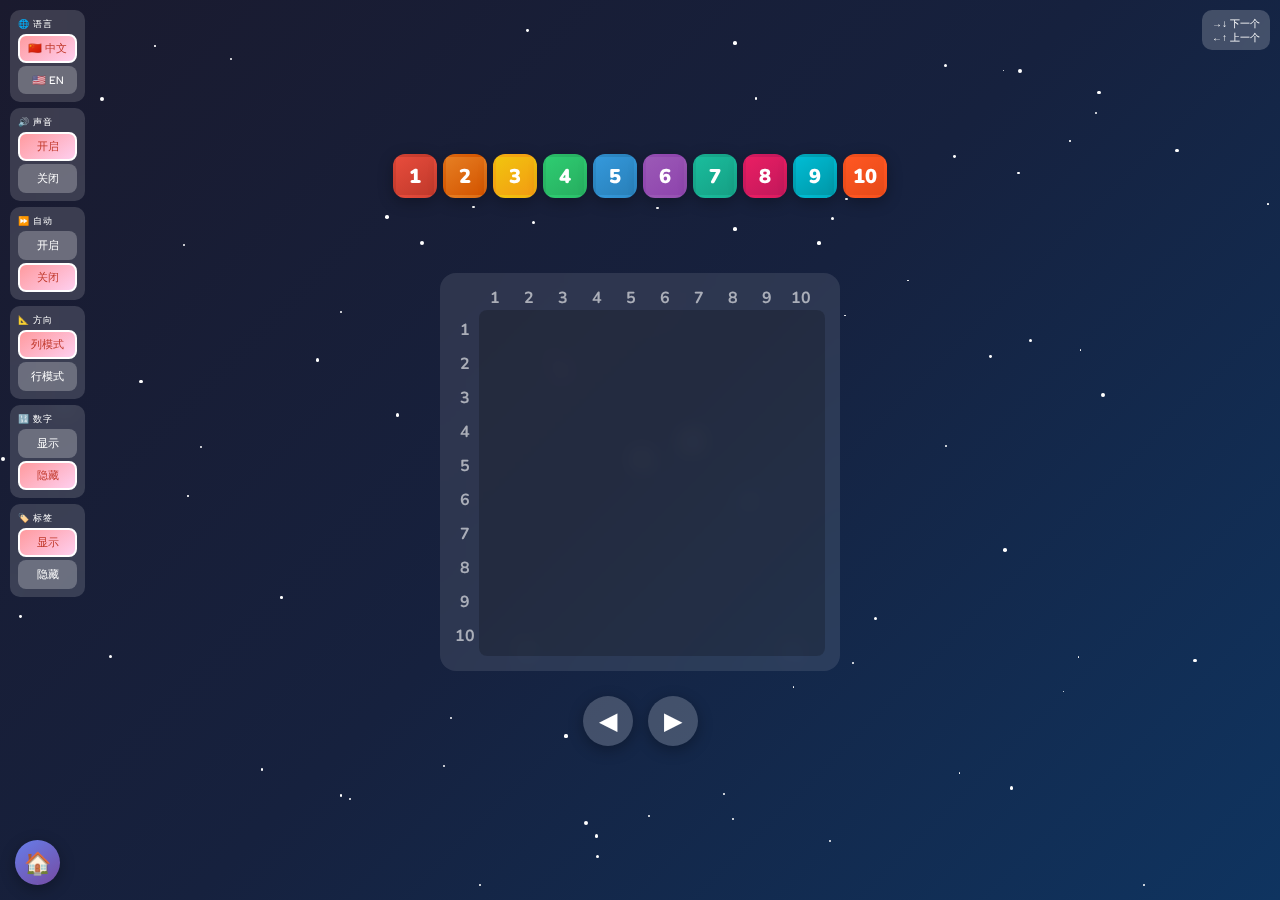
<file: multiplication.html>
<!DOCTYPE html>
<html lang="en">
<head>
    <meta charset="UTF-8">
    <meta name="viewport" content="width=device-width, initial-scale=1.0, maximum-scale=1.0, user-scalable=no">
    <title>Number Blocks - Multiplication</title>
    <script src="loader.js"></script>
    <link href="https://fonts.googleapis.com/css2?family=Fredoka+One&family=Nunito:wght@700;900&display=swap" rel="stylesheet">
    <style>
        * { margin: 0; padding: 0; box-sizing: border-box; }
        :root { --block-size: 32px; --grid-gap: 2px; }
        html, body { height: 100%; overflow: hidden; }

        body {
            font-family: 'Fredoka One', cursive;
            display: flex;
            align-items: center;
            justify-content: center;
            background: linear-gradient(135deg, #1a1a2e 0%, #16213e 50%, #0f3460 100%);
        }

        /* Animated stars background */
        .stars { position: fixed; top: 0; left: 0; width: 100%; height: 100%; pointer-events: none; overflow: hidden; z-index: 0; }
        .star { position: absolute; background: white; border-radius: 50%; animation: twinkle 2s infinite ease-in-out; }
        @keyframes twinkle {
            0%, 100% { opacity: 0.3; transform: scale(1); }
            50% { opacity: 1; transform: scale(1.2); }
        }

        .controls { position: fixed; top: 10px; left: 10px; display: flex; flex-direction: column; gap: 6px; z-index: 10; }
        .control-panel { display: flex; flex-direction: column; gap: 3px; background: rgba(255,255,255,0.15); padding: 8px; border-radius: 10px; backdrop-filter: blur(10px); }
        .control-panel label { color: white; font-size: 9px; text-transform: uppercase; letter-spacing: 1px; }
        .control-btn { background: rgba(255,255,255,0.25); border: 2px solid transparent; padding: 5px 8px; border-radius: 8px; font-family: 'Fredoka One', cursive; font-size: 11px; cursor: pointer; color: white; transition: all 0.3s; }
        .control-btn:hover { background: rgba(255,255,255,0.35); }
        .control-btn.active { background: linear-gradient(145deg, #ff9a9e, #fecfef); color: #c0392b; border-color: white; }

        .nav-hint { position: fixed; top: 10px; right: 10px; background: rgba(255,255,255,0.2); padding: 6px 10px; border-radius: 10px; color: white; font-size: 10px; backdrop-filter: blur(5px); line-height: 1.4; }

        .main-container { position: relative; z-index: 1; display: flex; flex-direction: column; align-items: center; gap: 15px; width: 100%; max-width: 900px; padding: 10px; }

        /* Tabs */
        .tabs { display: flex; gap: 6px; flex-wrap: wrap; justify-content: center; }
        .tab-btn {
            width: 44px; height: 44px;
            border-radius: 12px; border: 3px solid transparent;
            font-size: 20px;
            font-family: 'Nunito', sans-serif;
            font-weight: 900;
            cursor: pointer;
            transition: all 0.3s;
            color: white;
            box-shadow: 0 4px 15px rgba(0,0,0,0.3);
        }
        .tab-btn:hover { transform: scale(1.1); }
        .tab-btn.active { border-color: white; transform: scale(1.15); box-shadow: 0 6px 20px rgba(0,0,0,0.4); }
        .tab-btn.tab-1 { background: linear-gradient(145deg, #e74c3c, #c0392b); }
        .tab-btn.tab-2 { background: linear-gradient(145deg, #e67e22, #d35400); }
        .tab-btn.tab-3 { background: linear-gradient(145deg, #f1c40f, #f39c12); }
        .tab-btn.tab-4 { background: linear-gradient(145deg, #2ecc71, #27ae60); }
        .tab-btn.tab-5 { background: linear-gradient(145deg, #3498db, #2980b9); }
        .tab-btn.tab-6 { background: linear-gradient(145deg, #9b59b6, #8e44ad); }
        .tab-btn.tab-7 { background: linear-gradient(145deg, #1abc9c, #16a085); }
        .tab-btn.tab-8 { background: linear-gradient(145deg, #e91e63, #c2185b); }
        .tab-btn.tab-9 { background: linear-gradient(145deg, #00bcd4, #0097a7); }
        .tab-btn.tab-10 { background: linear-gradient(145deg, #ff5722, #e64a19); }

        /* Grid Container */
        .grid-wrapper {
            display: flex;
            flex-direction: column;
            align-items: center;
        }

        /* Equation display */
        .equation-display {
            font-size: clamp(24px, 5vw, 36px);
            color: white;
            text-shadow: 2px 2px 0 rgba(0,0,0,0.3);
            font-family: 'Nunito', sans-serif;
            font-weight: 900;
            min-height: 50px;
            display: flex;
            align-items: center;
            justify-content: center;
            margin-bottom: 10px;
        }

        /* Top labels (1-10) */
        .top-labels {
            display: flex;
            padding-left: 24px;
            margin-bottom: 2px;
        }
        .top-labels.hidden { visibility: hidden; }
        .top-label {
            width: var(--block-size);
            height: 20px;
            margin-right: var(--grid-gap);
            display: flex;
            align-items: center;
            justify-content: center;
            font-family: 'Nunito', sans-serif;
            font-weight: 700;
            font-size: calc(var(--block-size) * 0.5);
            color: rgba(255,255,255,0.6);
        }

        /* Left labels (1-10) */
        .grid-with-labels {
            display: flex;
            align-items: flex-start;
        }
        .left-labels {
            display: flex;
            flex-direction: column;
            margin-right: 4px;
            padding-top: 4px;
        }
        .left-labels.hidden { visibility: hidden; }
        .left-label {
            width: 20px;
            height: var(--block-size);
            margin-bottom: var(--grid-gap);
            display: flex;
            align-items: center;
            justify-content: center;
            font-family: 'Nunito', sans-serif;
            font-weight: 700;
            font-size: calc(var(--block-size) * 0.5);
            color: rgba(255,255,255,0.6);
        }

        .grid-container {
            background: rgba(255,255,255,0.1);
            border-radius: 16px;
            padding: 15px;
            backdrop-filter: blur(10px);
        }

        .multiplication-grid {
            display: grid;
            grid-template-columns: repeat(10, var(--block-size));
            grid-template-rows: repeat(10, var(--block-size));
            gap: var(--grid-gap);
            background: rgba(0,0,0,0.2);
            padding: 4px;
            border-radius: 8px;
        }

        .grid-cell {
            width: var(--block-size);
            height: var(--block-size);
            border-radius: 4px;
            background: rgba(255,255,255,0.05);
            display: flex;
            align-items: center;
            justify-content: center;
            font-family: 'Nunito', sans-serif;
            font-weight: 900;
            font-size: calc(var(--block-size) * 0.45);
            color: rgba(255,255,255,0.9);
            text-shadow: 1px 1px 2px rgba(0,0,0,0.3);
            transition: opacity 0.3s, transform 0.2s;
        }

        .grid-cell.block {
            box-shadow: 
                inset -2px -2px 0 rgba(0,0,0,0.2),
                inset 2px 2px 0 rgba(255,255,255,0.3),
                2px 2px 5px rgba(0,0,0,0.3);
        }

        .grid-cell.inactive {
            opacity: 0.2;
        }

        .grid-cell.active {
            opacity: 1;
            transform: scale(1.05);
        }

        .grid-cell.current-highlight {
            box-shadow: 
                inset -2px -2px 0 rgba(0,0,0,0.2),
                inset 2px 2px 0 rgba(255,255,255,0.3),
                2px 2px 5px rgba(0,0,0,0.3),
                0 0 10px rgba(255,255,255,0.5);
        }

        /* Color classes for each multiplier */
        .color-1 { background: linear-gradient(145deg, #e74c3c, #c0392b); }
        .color-2 { background: linear-gradient(145deg, #e67e22, #d35400); }
        .color-3 { background: linear-gradient(145deg, #f1c40f, #f39c12); }
        .color-4 { background: linear-gradient(145deg, #2ecc71, #27ae60); }
        .color-5 { background: linear-gradient(145deg, #3498db, #2980b9); }
        .color-6 { background: linear-gradient(145deg, #9b59b6, #8e44ad); }
        .color-7 { background: linear-gradient(145deg, #1abc9c, #16a085); }
        .color-8 { background: linear-gradient(145deg, #e91e63, #c2185b); }
        .color-9 { background: linear-gradient(145deg, #00bcd4, #0097a7); }
        .color-10 { background: linear-gradient(145deg, #ff5722, #e64a19); }

        /* Navigation arrows */
        .nav-arrows {
            display: flex;
            gap: 15px;
            margin-top: 15px;
        }

        .nav-arrow {
            width: 50px;
            height: 50px;
            border-radius: 50%;
            border: none;
            font-size: 24px;
            cursor: pointer;
            display: flex;
            align-items: center;
            justify-content: center;
            background: rgba(255,255,255,0.2);
            color: white;
            box-shadow: 0 4px 15px rgba(0,0,0,0.3);
            transition: all 0.3s;
        }
        .nav-arrow:hover { transform: scale(1.1); background: rgba(255,255,255,0.3); }
        .nav-arrow:disabled { opacity: 0.3; cursor: not-allowed; transform: none; }

        .home-btn {
            position: fixed; bottom: 15px; left: 15px;
            width: 45px; height: 45px;
            border-radius: 50%; border: none;
            font-size: 22px; cursor: pointer;
            display: flex; align-items: center; justify-content: center;
            background: linear-gradient(145deg, #667eea, #764ba2);
            color: white; text-decoration: none;
            box-shadow: 0 4px 15px rgba(0,0,0,0.3);
            transition: all 0.3s; z-index: 10;
        }
        .home-btn:hover { transform: scale(1.15); }

        /* Progress indicator */
        .progress-indicator {
            display: flex;
            gap: 4px;
            margin-top: 10px;
        }
        .progress-dot {
            width: 10px;
            height: 10px;
            border-radius: 50%;
            background: rgba(255,255,255,0.3);
            transition: all 0.3s;
        }
        .progress-dot.active {
            background: white;
            transform: scale(1.2);
        }
        .progress-dot.completed {
            background: rgba(255,255,255,0.7);
        }

        /* Responsive */
        @media (max-height: 700px) {
            :root { --block-size: 28px; }
            .tab-btn { width: 38px; height: 38px; font-size: 16px; }
            .equation-display { font-size: 24px; min-height: 40px; }
        }
        @media (max-width: 450px) {
            :root { --block-size: 26px; }
            .tab-btn { width: 34px; height: 34px; font-size: 14px; }
            .controls { top: 5px; left: 5px; }
            .control-panel { padding: 5px; }
            .control-btn { padding: 4px 6px; font-size: 10px; }
            .nav-hint { display: none; }
        }
    </style>
</head>
<body>
    <div class="stars" id="stars"></div>

    <div class="controls">
        <div class="control-panel">
            <label id="labelLang">🌐 语言</label>
            <button class="control-btn active" data-lang="chinese" onclick="initSpeechOnInteraction(); setLanguage('chinese')">🇨🇳 中文</button>
            <button class="control-btn" data-lang="english" onclick="initSpeechOnInteraction(); setLanguage('english')">🇺🇸 EN</button>
        </div>
        <div class="control-panel">
            <label id="labelAudio">🔊 声音</label>
            <button class="control-btn active" data-audio="true" onclick="setAudioEnabled(true)" id="btnAudioOn">开启</button>
            <button class="control-btn" data-audio="false" onclick="setAudioEnabled(false)" id="btnAudioOff">关闭</button>
        </div>
        <div class="control-panel">
            <label id="labelAuto">⏩ 自动</label>
            <button class="control-btn" data-auto="true" onclick="setAutoMode(true)" id="btnAutoOn">开启</button>
            <button class="control-btn active" data-auto="false" onclick="setAutoMode(false)" id="btnAutoOff">关闭</button>
        </div>
        <div class="control-panel">
            <label id="labelDirection">📐 方向</label>
            <button class="control-btn active" data-direction="column" onclick="setDirection('column')" id="btnDirectionColumn">列模式</button>
            <button class="control-btn" data-direction="row" onclick="setDirection('row')" id="btnDirectionRow">行模式</button>
        </div>
        <div class="control-panel">
            <label id="labelNumbers">🔢 数字</label>
            <button class="control-btn" data-numbers="true" onclick="setShowNumbers(true)" id="btnNumbersOn">显示</button>
            <button class="control-btn active" data-numbers="false" onclick="setShowNumbers(false)" id="btnNumbersOff">隐藏</button>
        </div>
        <div class="control-panel">
            <label id="labelLabels">🏷️ 标签</label>
            <button class="control-btn active" data-labels="true" onclick="setShowLabels(true)" id="btnLabelsOn">显示</button>
            <button class="control-btn" data-labels="false" onclick="setShowLabels(false)" id="btnLabelsOff">隐藏</button>
        </div>
    </div>

    <div class="nav-hint" id="navHint">→↓ 下一个<br>←↑ 上一个</div>

    <div class="main-container">
        <div class="tabs">
            <button class="tab-btn tab-1" data-num="1" onclick="selectTab(1)">1</button>
            <button class="tab-btn tab-2" data-num="2" onclick="selectTab(2)">2</button>
            <button class="tab-btn tab-3" data-num="3" onclick="selectTab(3)">3</button>
            <button class="tab-btn tab-4" data-num="4" onclick="selectTab(4)">4</button>
            <button class="tab-btn tab-5" data-num="5" onclick="selectTab(5)">5</button>
            <button class="tab-btn tab-6" data-num="6" onclick="selectTab(6)">6</button>
            <button class="tab-btn tab-7" data-num="7" onclick="selectTab(7)">7</button>
            <button class="tab-btn tab-8" data-num="8" onclick="selectTab(8)">8</button>
            <button class="tab-btn tab-9" data-num="9" onclick="selectTab(9)">9</button>
            <button class="tab-btn tab-10" data-num="10" onclick="selectTab(10)">10</button>
        </div>

        <div class="grid-wrapper">
            <div class="equation-display" id="equationDisplay"></div>
            <div class="grid-container">
                <div class="top-labels" id="topLabels">
                    <div class="top-label">1</div>
                    <div class="top-label">2</div>
                    <div class="top-label">3</div>
                    <div class="top-label">4</div>
                    <div class="top-label">5</div>
                    <div class="top-label">6</div>
                    <div class="top-label">7</div>
                    <div class="top-label">8</div>
                    <div class="top-label">9</div>
                    <div class="top-label">10</div>
                </div>
                <div class="grid-with-labels">
                    <div class="left-labels" id="leftLabels">
                        <div class="left-label">1</div>
                        <div class="left-label">2</div>
                        <div class="left-label">3</div>
                        <div class="left-label">4</div>
                        <div class="left-label">5</div>
                        <div class="left-label">6</div>
                        <div class="left-label">7</div>
                        <div class="left-label">8</div>
                        <div class="left-label">9</div>
                        <div class="left-label">10</div>
                    </div>
                    <div class="multiplication-grid" id="grid"></div>
                </div>
            </div>
            <div class="progress-indicator" id="progressIndicator"></div>
            <div class="nav-arrows">
                <button class="nav-arrow" id="btnPrev" onclick="navigatePrev()">◀</button>
                <button class="nav-arrow" id="btnNext" onclick="navigateNext()">▶</button>
            </div>
        </div>
    </div>

    <a href="index.html" class="home-btn" id="homeBtn" title="首页">🏠</a>

    <script>
        let currentMultiplier = 1;
        let currentPosition = 0; // 0 means nothing highlighted, 1-10 are the positions
        let direction = 'column'; // 'column' or 'row'
        let language = 'chinese';
        let audioEnabled = true;
        let autoMode = false;
        let showLabels = true;
        let showNumbers = false;
        let autoTimer = null;
        let speechInitialized = false;
        let cachedVoices = [];
        let voicesLoaded = false;
        let isSpeaking = false;
        let isNavigating = false;

        // Settings persistence
        const STORAGE_KEY = 'numberblocks_multiplication_settings';
        const SHARED_STORAGE_KEY = 'numberblocks_shared_settings';

        function saveSettings() {
            const settings = {
                direction: direction,
                autoMode: autoMode,
                showLabels: showLabels,
                showNumbers: showNumbers,
                currentMultiplier: currentMultiplier
            };
            try {
                localStorage.setItem(STORAGE_KEY, JSON.stringify(settings));
            } catch (e) {
                console.warn('Could not save settings:', e);
            }
        }

        function saveSharedSettings() {
            try {
                const shared = JSON.parse(localStorage.getItem(SHARED_STORAGE_KEY) || '{}');
                shared.audioEnabled = audioEnabled;
                shared.language = language;
                localStorage.setItem(SHARED_STORAGE_KEY, JSON.stringify(shared));
            } catch (e) {
                console.warn('Could not save shared settings:', e);
            }
        }

        function loadSettings() {
            try {
                // Load shared settings first
                const shared = localStorage.getItem(SHARED_STORAGE_KEY);
                if (shared) {
                    const sharedSettings = JSON.parse(shared);
                    if (typeof sharedSettings.audioEnabled === 'boolean') audioEnabled = sharedSettings.audioEnabled;
                    if (sharedSettings.language) language = sharedSettings.language;
                }
                // Load local settings
                const saved = localStorage.getItem(STORAGE_KEY);
                if (saved) {
                    const settings = JSON.parse(saved);
                    if (settings.direction) direction = settings.direction;
                    if (typeof settings.autoMode === 'boolean') autoMode = settings.autoMode;
                    if (typeof settings.showLabels === 'boolean') showLabels = settings.showLabels;
                    if (typeof settings.showNumbers === 'boolean') showNumbers = settings.showNumbers;
                    if (settings.currentMultiplier >= 1 && settings.currentMultiplier <= 10) {
                        currentMultiplier = settings.currentMultiplier;
                    }
                }
            } catch (e) {
                console.warn('Could not load settings:', e);
            }
        }

        // Chinese number mappings for 九九乘法表
        const chineseNumbers = { 
            0:'零', 1:'一', 2:'二', 3:'三', 4:'四', 
            5:'五', 6:'六', 7:'七', 8:'八', 9:'九', 10:'十' 
        };

        // Get Chinese reading for numbers (for results like 12, 21, etc.)
        function getChineseResult(num) {
            if (num <= 10) return chineseNumbers[num];
            if (num < 20) return '十' + (num % 10 === 0 ? '' : chineseNumbers[num % 10]);
            if (num < 100) {
                const tens = Math.floor(num / 10);
                const ones = num % 10;
                return chineseNumbers[tens] + '十' + (ones === 0 ? '' : chineseNumbers[ones]);
            }
            return '一百';
        }

        // 九九乘法表 format: "二三得六", "三七二十一"
        function getChineseMultiplication(a, b, result) {
            // In 九九乘法表, smaller number comes first
            const first = Math.min(a, b);
            const second = Math.max(a, b);
            
            const firstCh = chineseNumbers[first];
            const secondCh = chineseNumbers[second];
            
            // Result pronunciation
            let resultCh;
            if (result <= 10) {
                resultCh = '得' + chineseNumbers[result];
            } else if (result < 20) {
                // 11-19: 十一, 十二, etc.
                resultCh = '十' + (result % 10 === 0 ? '' : chineseNumbers[result % 10]);
            } else {
                // 20 and above
                const tens = Math.floor(result / 10);
                const ones = result % 10;
                if (ones === 0) {
                    // Multiples of 10: 二十, 三十, etc.
                    resultCh = chineseNumbers[tens] + '十';
                } else {
                    // Others: 二十一, etc.
                    resultCh = chineseNumbers[tens] + '十' + chineseNumbers[ones];
                }
            }
            
            return firstCh + secondCh + resultCh;
        }

        function loadVoices() {
            return new Promise(resolve => {
                if (!('speechSynthesis' in window)) {
                    console.warn('Speech synthesis not supported');
                    resolve();
                    return;
                }
                
                cachedVoices = speechSynthesis.getVoices();
                if (cachedVoices.length > 0) {
                    voicesLoaded = true;
                    resolve();
                    return;
                }
                
                const onVoicesChanged = () => {
                    cachedVoices = speechSynthesis.getVoices();
                    if (cachedVoices.length > 0) {
                        voicesLoaded = true;
                        resolve();
                    }
                };
                
                speechSynthesis.onvoiceschanged = onVoicesChanged;
                
                setTimeout(() => {
                    if (!voicesLoaded) {
                        cachedVoices = speechSynthesis.getVoices();
                        voicesLoaded = cachedVoices.length > 0;
                        resolve();
                    }
                }, 1000);
            });
        }

        function findVoice(lang) {
            if (cachedVoices.length === 0) {
                cachedVoices = speechSynthesis.getVoices();
            }
            if (lang === 'chinese') {
                return cachedVoices.find(v => v.lang.startsWith('zh-CN')) || 
                       cachedVoices.find(v => v.lang.startsWith('zh')) ||
                       cachedVoices.find(v => v.lang.includes('Chinese'));
            }
            return cachedVoices.find(v => v.lang === 'en-US') || 
                   cachedVoices.find(v => v.lang.startsWith('en')) ||
                   cachedVoices.find(v => v.lang.includes('English'));
        }

        function keepSpeechAlive() {
            if (speechSynthesis.speaking) {
                speechSynthesis.pause();
                speechSynthesis.resume();
            }
        }
        setInterval(keepSpeechAlive, 10000);

        function initSpeechOnInteraction() {
            if (speechInitialized) return;
            speechInitialized = true;
            const utterance = new SpeechSynthesisUtterance('');
            speechSynthesis.speak(utterance);
        }

        async function speak(text, lang) {
            if (!('speechSynthesis' in window) || !audioEnabled) {
                isSpeaking = false;
                return Promise.resolve();
            }
            
            return new Promise((resolve) => {
                try {
                    speechSynthesis.cancel();
                    
                    setTimeout(() => {
                        speechSynthesis.resume();
                        
                        const utterance = new SpeechSynthesisUtterance(text);
                        utterance.rate = 0.8;
                        utterance.pitch = 1.1;
                        utterance.lang = lang === 'chinese' ? 'zh-CN' : 'en-US';
                        
                        const voice = findVoice(lang);
                        if (voice) {
                            utterance.voice = voice;
                        }
                        
                        utterance.onend = () => {
                            isSpeaking = false;
                            resolve();
                        };
                        
                        utterance.onerror = () => {
                            isSpeaking = false;
                            resolve();
                        };
                        
                        isSpeaking = true;
                        speechSynthesis.speak(utterance);
                        
                        // Fallback timeout in case onend doesn't fire
                        setTimeout(() => {
                            if (isSpeaking) {
                                isSpeaking = false;
                                resolve();
                            }
                        }, 3000);
                    }, 100);
                } catch (e) {
                    console.warn('Speech failed:', e);
                    isSpeaking = false;
                    resolve();
                }
            });
        }

        // English number words
        const englishNumbers = {
            1: 'one', 2: 'two', 3: 'three', 4: 'four', 5: 'five',
            6: 'six', 7: 'seven', 8: 'eight', 9: 'nine', 10: 'ten'
        };
        
        // Plural form for "X threes", "X fours", etc.
        const englishPlurals = {
            1: 'one', 2: 'twos', 3: 'threes', 4: 'fours', 5: 'fives',
            6: 'sixes', 7: 'sevens', 8: 'eights', 9: 'nines', 10: 'tens'
        };
        
        // Get English result (11-100)
        function getEnglishResult(num) {
            const ones = ['', 'one', 'two', 'three', 'four', 'five', 'six', 'seven', 'eight', 'nine'];
            const teens = ['ten', 'eleven', 'twelve', 'thirteen', 'fourteen', 'fifteen', 
                          'sixteen', 'seventeen', 'eighteen', 'nineteen'];
            const tens = ['', '', 'twenty', 'thirty', 'forty', 'fifty', 
                         'sixty', 'seventy', 'eighty', 'ninety'];
            
            if (num <= 0) return 'zero';
            if (num < 10) return ones[num];
            if (num < 20) return teens[num - 10];
            if (num < 100) {
                const t = Math.floor(num / 10);
                const o = num % 10;
                return o === 0 ? tens[t] : tens[t] + '-' + ones[o];
            }
            return 'one hundred';
        }
        
        // English multiplication: "seven threes are twenty-one"
        function getEnglishMultiplication(multiplier, position, result) {
            const count = englishNumbers[position];
            const group = position === 1 ? englishNumbers[multiplier] : englishPlurals[multiplier];
            const resultWord = getEnglishResult(result);
            const verb = position === 1 ? 'is' : 'are';
            
            return `${count} ${group} ${verb} ${resultWord}`;
        }

        function speakEquation(multiplier, position) {
            if (!audioEnabled) return Promise.resolve();
            
            const result = multiplier * position;
            let text;
            
            if (language === 'chinese') {
                text = getChineseMultiplication(position, multiplier, result);
            } else {
                text = getEnglishMultiplication(multiplier, position, result);
            }
            
            return speak(text, language);
        }

        function createStars() {
            const starsContainer = document.getElementById('stars');
            const starCount = 80;
            
            for (let i = 0; i < starCount; i++) {
                const star = document.createElement('div');
                star.className = 'star';
                star.style.left = Math.random() * 100 + '%';
                star.style.top = Math.random() * 100 + '%';
                star.style.width = (Math.random() * 3 + 1) + 'px';
                star.style.height = star.style.width;
                star.style.animationDelay = Math.random() * 2 + 's';
                star.style.animationDuration = (Math.random() * 2 + 1) + 's';
                starsContainer.appendChild(star);
            }
        }

        function selectTab(num) {
            initSpeechOnInteraction();
            currentMultiplier = num;
            currentPosition = 0;
            isNavigating = false;
            saveSettings();
            
            // Update tab buttons
            document.querySelectorAll('.tab-btn').forEach(btn => {
                btn.classList.toggle('active', parseInt(btn.dataset.num) === num);
            });
            
            // Clear auto timer
            clearAutoTimer();
            
            renderGrid();
            updateEquationDisplay();
            updateProgressIndicator();
            updateNavigationButtons();
            
            // Auto-start after 0.2 seconds if auto mode is on
            if (autoMode) {
                autoTimer = setTimeout(() => {
                    autoTimer = null;
                    navigateNext();
                }, 200);
            }
        }

        function renderGrid() {
            const grid = document.getElementById('grid');
            grid.innerHTML = '';
            
            const m = currentMultiplier;
            
            // Create 10x10 grid
            // In column mode: m rows, 10 columns
            // In row mode: 10 rows, m columns
            for (let row = 0; row < 10; row++) {
                for (let col = 0; col < 10; col++) {
                    const cell = document.createElement('div');
                    cell.className = 'grid-cell';
                    cell.dataset.row = row;
                    cell.dataset.col = col;
                    
                    // Determine if this cell should be a block
                    let isBlock = false;
                    let position = 0; // 1-10 for blocks
                    let sequenceNum = 0; // The counting number (1 to position*m)
                    
                    if (direction === 'column') {
                        // Column mode: m rows × 10 columns
                        // Each column represents position (1-10)
                        // Show m blocks per column (rows 0 to m-1)
                        // Numbering: top to bottom within column, then left to right
                        if (row < m) {
                            isBlock = true;
                            position = col + 1;
                            // Sequence: (position-1)*m + row + 1
                            sequenceNum = (position - 1) * m + row + 1;
                        }
                    } else {
                        // Row mode: 10 rows × m columns  
                        // Each row represents position (1-10)
                        // Show m blocks per row (cols 0 to m-1)
                        // Numbering: left to right within row, then top to bottom
                        if (col < m) {
                            isBlock = true;
                            position = row + 1;
                            // Sequence: (position-1)*m + col + 1
                            sequenceNum = (position - 1) * m + col + 1;
                        }
                    }
                    
                    if (isBlock) {
                        // Each position gets a different color
                        const colorClass = `color-${position}`;
                        cell.classList.add('block', colorClass);
                        cell.dataset.position = position;
                        cell.dataset.seq = sequenceNum;
                        
                        // All blocks start inactive
                        if (currentPosition === 0) {
                            cell.classList.add('inactive');
                        } else if (position <= currentPosition) {
                            cell.classList.add('active');
                            if (position === currentPosition) {
                                cell.classList.add('current-highlight');
                            }
                            // Show sequence number if enabled and block is active
                            if (showNumbers) {
                                cell.textContent = sequenceNum;
                            }
                        } else {
                            cell.classList.add('inactive');
                        }
                    }
                    
                    grid.appendChild(cell);
                }
            }
        }

        function updateEquationDisplay() {
            const display = document.getElementById('equationDisplay');
            
            if (currentPosition === 0) {
                display.textContent = language === 'chinese' 
                    ? `${currentMultiplier} 的乘法表` 
                    : `${currentMultiplier} Times Table`;
            } else {
                const result = currentMultiplier * currentPosition;
                display.textContent = `${currentPosition} × ${currentMultiplier} = ${result}`;
            }
        }

        function updateProgressIndicator() {
            const indicator = document.getElementById('progressIndicator');
            indicator.innerHTML = '';
            
            for (let i = 1; i <= 10; i++) {
                const dot = document.createElement('div');
                dot.className = 'progress-dot';
                if (i < currentPosition) {
                    dot.classList.add('completed');
                } else if (i === currentPosition) {
                    dot.classList.add('active');
                }
                indicator.appendChild(dot);
            }
        }

        function updateNavigationButtons() {
            document.getElementById('btnPrev').disabled = currentPosition <= 0;
            document.getElementById('btnNext').disabled = currentPosition >= 10;
        }

        function updateGridHighlighting() {
            const cells = document.querySelectorAll('.grid-cell.block');
            
            cells.forEach(cell => {
                const position = parseInt(cell.dataset.position);
                const sequenceNum = cell.dataset.seq;
                
                cell.classList.remove('inactive', 'active', 'current-highlight');
                cell.textContent = ''; // Clear number
                
                if (currentPosition === 0) {
                    cell.classList.add('inactive');
                } else if (position <= currentPosition) {
                    cell.classList.add('active');
                    if (position === currentPosition) {
                        cell.classList.add('current-highlight');
                    }
                    // Show sequence number if enabled
                    if (showNumbers) {
                        cell.textContent = sequenceNum;
                    }
                } else {
                    cell.classList.add('inactive');
                }
            });
        }

        function clearAutoTimer() {
            if (autoTimer) {
                clearTimeout(autoTimer);
                autoTimer = null;
            }
        }

        function startAutoTimer() {
            if (!autoMode || currentPosition >= 10) return;
            
            clearAutoTimer();
            autoTimer = setTimeout(() => {
                autoTimer = null;
                navigateNext();
            }, 200); // 0.2 seconds after voice ends
        }

        async function navigateNext() {
            if (isNavigating) return;
            isNavigating = true;
            
            initSpeechOnInteraction();
            clearAutoTimer();
            
            if (currentPosition >= 10) {
                isNavigating = false;
                return;
            }
            
            currentPosition++;
            const positionForThisCall = currentPosition;
            
            updateGridHighlighting();
            updateEquationDisplay();
            updateProgressIndicator();
            updateNavigationButtons();
            
            // Speak the equation and then start auto timer
            await speakEquation(currentMultiplier, currentPosition);
            
            isNavigating = false;
            
            // Only start auto timer if we're still at the same position
            // (prevents race conditions if position changed during speech)
            if (autoMode && currentPosition < 10 && currentPosition === positionForThisCall) {
                startAutoTimer();
            }
        }

        async function navigatePrev() {
            if (isNavigating) return;
            isNavigating = true;
            
            initSpeechOnInteraction();
            clearAutoTimer();
            
            if (currentPosition <= 0) {
                isNavigating = false;
                return;
            }
            
            currentPosition--;
            updateGridHighlighting();
            updateEquationDisplay();
            updateProgressIndicator();
            updateNavigationButtons();
            
            if (currentPosition > 0) {
                // Speak the equation of current position
                await speakEquation(currentMultiplier, currentPosition);
            }
            
            isNavigating = false;
        }

        function setLanguage(lang, skipSave) {
            language = lang;
            document.querySelectorAll('[data-lang]').forEach(btn => {
                btn.classList.toggle('active', btn.dataset.lang === lang);
            });
            if (!skipSave) saveSharedSettings();
            
            // Translate UI
            const translations = {
                chinese: {
                    labelLang: '🌐 语言',
                    labelDirection: '📐 方向',
                    labelAuto: '⏩ 自动',
                    labelAudio: '🔊 声音',
                    labelLabels: '🏷️ 标签',
                    labelNumbers: '🔢 数字',
                    btnDirectionColumn: '列模式',
                    btnDirectionRow: '行模式',
                    btnAutoOn: '开启',
                    btnAutoOff: '关闭',
                    btnAudioOn: '开启',
                    btnAudioOff: '关闭',
                    btnLabelsOn: '显示',
                    btnLabelsOff: '隐藏',
                    btnNumbersOn: '显示',
                    btnNumbersOff: '隐藏',
                    homeTitle: '首页',
                    navHint: '→↓ 下一个<br>←↑ 上一个'
                },
                english: {
                    labelLang: '🌐 Lang',
                    labelDirection: '📐 Mode',
                    labelAuto: '⏩ Auto',
                    labelAudio: '🔊 Audio',
                    labelLabels: '🏷️ Labels',
                    labelNumbers: '🔢 Numbers',
                    btnDirectionColumn: 'Column',
                    btnDirectionRow: 'Row',
                    btnAutoOn: 'On',
                    btnAutoOff: 'Off',
                    btnAudioOn: 'On',
                    btnAudioOff: 'Off',
                    btnLabelsOn: 'Show',
                    btnLabelsOff: 'Hide',
                    btnNumbersOn: 'Show',
                    btnNumbersOff: 'Hide',
                    homeTitle: 'Home',
                    navHint: '→↓ Next<br>←↑ Prev'
                }
            };
            
            const t = translations[lang];
            document.getElementById('labelLang').textContent = t.labelLang;
            document.getElementById('labelDirection').textContent = t.labelDirection;
            document.getElementById('labelAuto').textContent = t.labelAuto;
            document.getElementById('labelAudio').textContent = t.labelAudio;
            document.getElementById('labelLabels').textContent = t.labelLabels;
            document.getElementById('labelNumbers').textContent = t.labelNumbers;
            document.getElementById('btnDirectionColumn').textContent = t.btnDirectionColumn;
            document.getElementById('btnDirectionRow').textContent = t.btnDirectionRow;
            document.getElementById('btnAutoOn').textContent = t.btnAutoOn;
            document.getElementById('btnAutoOff').textContent = t.btnAutoOff;
            document.getElementById('btnAudioOn').textContent = t.btnAudioOn;
            document.getElementById('btnAudioOff').textContent = t.btnAudioOff;
            document.getElementById('btnLabelsOn').textContent = t.btnLabelsOn;
            document.getElementById('btnLabelsOff').textContent = t.btnLabelsOff;
            document.getElementById('btnNumbersOn').textContent = t.btnNumbersOn;
            document.getElementById('btnNumbersOff').textContent = t.btnNumbersOff;
            document.getElementById('homeBtn').title = t.homeTitle;
            document.getElementById('navHint').innerHTML = t.navHint;
            
            updateEquationDisplay();
        }

        function setDirection(dir, skipSave) {
            direction = dir;
            document.querySelectorAll('[data-direction]').forEach(btn => {
                btn.classList.toggle('active', btn.dataset.direction === dir);
            });
            if (!skipSave) saveSettings();
            
            // Reset position and re-render
            currentPosition = 0;
            clearAutoTimer();
            renderGrid();
            updateEquationDisplay();
            updateProgressIndicator();
            updateNavigationButtons();
        }

        function setAutoMode(enabled, skipSave) {
            autoMode = enabled;
            document.querySelectorAll('[data-auto]').forEach(btn => {
                btn.classList.toggle('active', btn.dataset.auto === String(enabled));
            });
            if (!skipSave) saveSettings();
            
            if (!enabled) {
                clearAutoTimer();
            }
        }

        function setAudioEnabled(enabled, skipSave) {
            audioEnabled = enabled;
            document.querySelectorAll('[data-audio]').forEach(btn => {
                btn.classList.toggle('active', btn.dataset.audio === String(enabled));
            });
            if (!enabled) {
                speechSynthesis.cancel();
                clearAutoTimer();
            }
            if (!skipSave) saveSharedSettings();
        }

        function setShowLabels(show, skipSave) {
            showLabels = show;
            document.querySelectorAll('[data-labels]').forEach(btn => {
                btn.classList.toggle('active', btn.dataset.labels === String(show));
            });
            document.getElementById('topLabels').classList.toggle('hidden', !show);
            document.getElementById('leftLabels').classList.toggle('hidden', !show);
            if (!skipSave) saveSettings();
        }

        function setShowNumbers(show, skipSave) {
            showNumbers = show;
            document.querySelectorAll('[data-numbers]').forEach(btn => {
                btn.classList.toggle('active', btn.dataset.numbers === String(show));
            });
            // Re-render numbers on grid
            updateGridHighlighting();
            if (!skipSave) saveSettings();
        }

        // Keyboard navigation
        document.addEventListener('keydown', e => {
            initSpeechOnInteraction();
            
            if (e.key === 'ArrowRight' || e.key === 'ArrowDown') {
                e.preventDefault();
                navigateNext();
            } else if (e.key === 'ArrowLeft' || e.key === 'ArrowUp') {
                e.preventDefault();
                navigatePrev();
            } else if (e.key >= '1' && e.key <= '9') {
                selectTab(parseInt(e.key));
            } else if (e.key === '0') {
                selectTab(10);
            }
        });

        // Touch/click initialization
        document.addEventListener('click', () => initSpeechOnInteraction(), { once: true });

        // Initialize
        createStars();
        loadSettings();
        loadVoices().then(() => {
            setLanguage(language, true);
            setDirection(direction, true);
            setAutoMode(autoMode, true);
            setAudioEnabled(audioEnabled, true);
            setShowLabels(showLabels, true);
            setShowNumbers(showNumbers, true);
            selectTab(currentMultiplier);
        });
    </script>
</body>
</html>
</file>
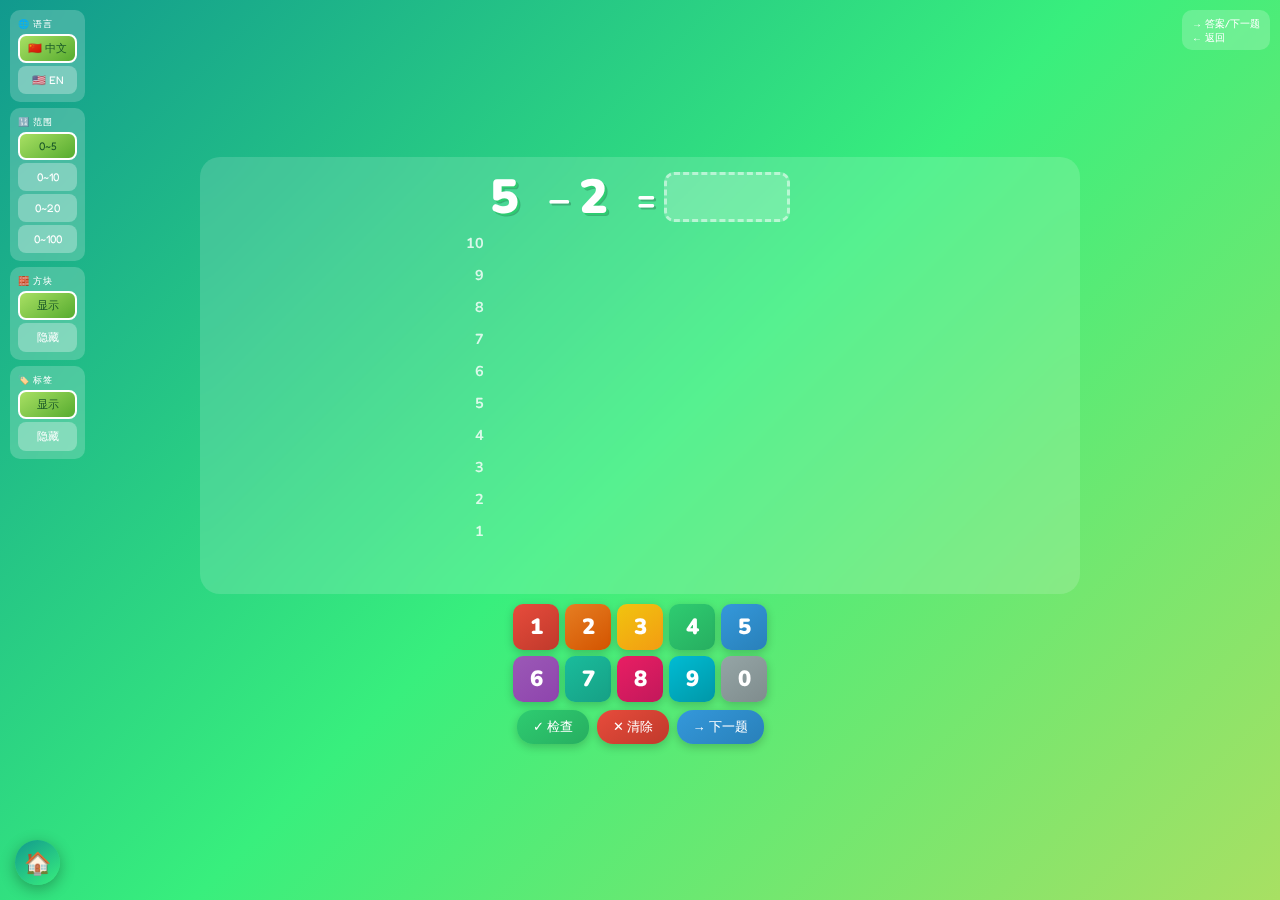
<file: subtraction.html>
<!DOCTYPE html>
<html lang="en">
<head>
    <meta charset="UTF-8">
    <meta name="viewport" content="width=device-width, initial-scale=1.0, maximum-scale=1.0, user-scalable=no">
    <title>Number Blocks - Subtraction</title>
    <link href="https://fonts.googleapis.com/css2?family=Fredoka+One&family=Nunito:wght@700;900&display=swap" rel="stylesheet">
    <style>
        * { margin: 0; padding: 0; box-sizing: border-box; }
        :root { --block-size: 32px; }
        html, body { height: 100%; overflow: hidden; }

        body {
            font-family: 'Fredoka One', cursive;
            display: flex;
            align-items: center;
            justify-content: center;
            background: linear-gradient(135deg, #11998e 0%, #38ef7d 50%, #a8e063 100%);
        }

        .bubbles { position: fixed; top: 0; left: 0; width: 100%; height: 100%; pointer-events: none; overflow: hidden; z-index: 0; }
        .bubble { position: absolute; bottom: -100px; border-radius: 50%; opacity: 0.6; animation: float-up 8s infinite ease-in; }
        @keyframes float-up {
            0% { transform: translateY(0) rotate(0deg); opacity: 0.6; }
            100% { transform: translateY(-110vh) rotate(720deg); opacity: 0; }
        }

        .controls { position: fixed; top: 10px; left: 10px; display: flex; flex-direction: column; gap: 6px; z-index: 10; }
        .control-panel { display: flex; flex-direction: column; gap: 3px; background: rgba(255,255,255,0.2); padding: 8px; border-radius: 10px; backdrop-filter: blur(10px); }
        .control-panel label { color: white; font-size: 9px; text-transform: uppercase; letter-spacing: 1px; }
        .control-panel.disabled { opacity: 0.5; pointer-events: none; }
        .control-btn { background: rgba(255,255,255,0.3); border: 2px solid transparent; padding: 5px 8px; border-radius: 8px; font-family: 'Fredoka One', cursive; font-size: 11px; cursor: pointer; color: white; transition: all 0.3s; }
        .control-btn:hover { background: rgba(255,255,255,0.4); }
        .control-btn.active { background: linear-gradient(145deg, #a8e063, #56ab2f); color: #1a5928; border-color: white; }

        .nav-hint { position: fixed; top: 10px; right: 10px; background: rgba(255,255,255,0.2); padding: 6px 10px; border-radius: 10px; color: white; font-size: 10px; backdrop-filter: blur(5px); line-height: 1.4; }

        .main-container { position: relative; z-index: 1; display: flex; flex-direction: column; align-items: center; gap: 10px; width: 100%; max-width: 900px; padding: 10px; }

        .quiz-area { background: rgba(255,255,255,0.15); border-radius: 20px; padding: 15px 10px; backdrop-filter: blur(10px); display: flex; flex-direction: column; align-items: center; gap: 10px; width: 100%; overflow-x: auto; }

        .equation-with-blocks { display: flex; align-items: flex-start; justify-content: center; gap: 8px; flex-wrap: nowrap; }
        .equation-with-blocks.no-blocks { align-items: center; }

        .number-column { display: flex; flex-direction: column; align-items: flex-start; gap: 5px; }
        .number-column.result { min-width: 90px; }

        .number-display {
            font-size: clamp(32px, 6vw, 48px);
            color: white;
            text-shadow: 2px 2px 0 #2ecc71, 3px 3px 0 rgba(0,0,0,0.2);
            font-family: 'Nunito', sans-serif;
            font-weight: 900;
            min-width: 50px;
            text-align: left;
            height: 50px;
            line-height: 50px;
        }

        .operator {
            font-size: clamp(28px, 5vw, 40px);
            color: white;
            text-shadow: 2px 2px 0 rgba(0,0,0,0.2);
            height: 50px;
            line-height: 50px;
        }

        .answer-box {
            min-width: 90px;
            padding: 0 15px;
            background: rgba(255,255,255,0.2);
            border-radius: 10px;
            border: 3px dashed rgba(255,255,255,0.5);
            height: 50px;
            display: flex;
            align-items: center;
            justify-content: flex-start;
        }
        .answer-box.correct { border: 3px solid #2ecc71; background: rgba(46, 204, 113, 0.3); }
        .answer-box.wrong { border: 3px solid #e74c3c; background: rgba(231, 76, 60, 0.3); animation: shake 0.5s; }

        @keyframes shake {
            0%, 100% { transform: translateX(0); }
            20%, 60% { transform: translateX(-8px); }
            40%, 80% { transform: translateX(8px); }
        }

        .answer-input {
            font-size: clamp(32px, 6vw, 48px);
            color: white;
            text-shadow: 2px 2px 0 #2ecc71, 3px 3px 0 rgba(0,0,0,0.2);
            font-family: 'Nunito', sans-serif;
            font-weight: 900;
            background: transparent;
            border: none;
            outline: none;
            width: 90px;
            text-align: left;
        }

        .blocks-wrapper {
            display: flex;
            align-items: flex-end;
            position: relative;
        }
        .blocks-wrapper.hidden { display: none; }

        .number-labels {
            position: absolute;
            right: 100%;
            bottom: 0;
            display: flex;
            flex-direction: column-reverse;
            justify-content: flex-start;
            height: calc(var(--block-size) * 10);
            margin-right: 4px;
        }
        .number-labels.hidden { display: none; }
        .number-label {
            height: var(--block-size);
            display: flex;
            align-items: center;
            justify-content: flex-end;
            font-family: 'Nunito', sans-serif;
            font-weight: 700;
            font-size: calc(var(--block-size) * 0.45);
            color: rgba(255,255,255,0.8);
            padding-right: 2px;
            width: 24px;
        }

        .blocks-area {
            display: flex;
            align-items: flex-end;
            justify-content: flex-start;
            height: calc(var(--block-size) * 10);
            gap: 2px;
        }
        .blocks-area.hidden {
            display: none !important;
            height: 0 !important;
        }

        .block-column {
            display: flex;
            flex-direction: column-reverse;
            width: var(--block-size);
            height: calc(var(--block-size) * 10);
            position: relative;
        }

        .block {
            width: var(--block-size);
            height: var(--block-size);
            border-radius: 4px;
            position: absolute;
            left: 0;
            box-shadow: inset -2px -2px 0 rgba(0,0,0,0.2), inset 2px 2px 0 rgba(255,255,255,0.3), 2px 2px 5px rgba(0,0,0,0.3);
            transition: transform 0.5s ease-out, opacity 0.3s ease-out;
            z-index: 10;
        }

        .block.ghost {
            background: transparent !important;
            border: 2px dashed rgba(255,255,255,0.5);
            box-shadow: none;
            z-index: 1;
        }
        .block.ghost::before, .block.ghost::after, .block.ghost .mouth { display: none; }

        .block.subtracted {
            opacity: 0.5;
        }

        .block.has-face::before {
            content: '';
            position: absolute;
            top: 25%; left: 20%;
            width: 18%; height: 18%;
            background: white;
            border-radius: 50%;
            box-shadow: calc(var(--block-size) * 0.4) 0 0 white;
        }
        .block.has-face::after {
            content: '';
            position: absolute;
            top: 30%; left: 25%;
            width: 8%; height: 8%;
            background: #333;
            border-radius: 50%;
            box-shadow: calc(var(--block-size) * 0.4) 0 0 #333;
        }
        .block .mouth {
            position: absolute;
            bottom: 20%; left: 50%;
            transform: translateX(-50%);
            width: 40%; height: 20%;
            background: #c0392b;
            border-radius: 0 0 50% 50%;
        }

        .color-1 { background: linear-gradient(145deg, #e74c3c, #c0392b); }
        .color-2 { background: linear-gradient(145deg, #e67e22, #d35400); }
        .color-3 { background: linear-gradient(145deg, #f1c40f, #f39c12); }
        .color-4 { background: linear-gradient(145deg, #2ecc71, #27ae60); }
        .color-5 { background: linear-gradient(145deg, #3498db, #2980b9); }
        .color-6 { background: linear-gradient(145deg, #9b59b6, #8e44ad); }
        .color-7 { background: linear-gradient(145deg, #1abc9c, #16a085); }
        .color-8 { background: linear-gradient(145deg, #e91e63, #c2185b); }
        .color-9 { background: linear-gradient(145deg, #00bcd4, #0097a7); }
        .color-10 { background: linear-gradient(145deg, #ffeb3b, #ffc107); }

        .feedback { font-size: 16px; color: white; text-align: center; min-height: 22px; }
        .feedback.correct { color: #2ecc71; }
        .feedback.wrong { color: #e74c3c; }

        .input-area { display: flex; flex-direction: column; align-items: center; gap: 8px; }
        .number-pad { display: grid; grid-template-columns: repeat(5, 1fr); gap: 6px; }
        .num-btn {
            width: 46px; height: 46px;
            border-radius: 10px; border: none;
            font-size: 22px;
            font-family: 'Nunito', sans-serif;
            font-weight: 900;
            cursor: pointer;
            transition: all 0.2s;
            color: white;
            box-shadow: 0 3px 10px rgba(0,0,0,0.2);
        }
        .num-btn:hover { transform: scale(1.1); }
        .num-btn:active { transform: scale(0.95); }
        .num-btn.digit-0 { background: linear-gradient(145deg, #95a5a6, #7f8c8d); }
        .num-btn.digit-1 { background: linear-gradient(145deg, #e74c3c, #c0392b); }
        .num-btn.digit-2 { background: linear-gradient(145deg, #e67e22, #d35400); }
        .num-btn.digit-3 { background: linear-gradient(145deg, #f1c40f, #f39c12); }
        .num-btn.digit-4 { background: linear-gradient(145deg, #2ecc71, #27ae60); }
        .num-btn.digit-5 { background: linear-gradient(145deg, #3498db, #2980b9); }
        .num-btn.digit-6 { background: linear-gradient(145deg, #9b59b6, #8e44ad); }
        .num-btn.digit-7 { background: linear-gradient(145deg, #1abc9c, #16a085); }
        .num-btn.digit-8 { background: linear-gradient(145deg, #e91e63, #c2185b); }
        .num-btn.digit-9 { background: linear-gradient(145deg, #00bcd4, #0097a7); }

        .action-buttons { display: flex; gap: 8px; }
        .action-btn { padding: 8px 16px; border-radius: 16px; border: none; font-family: 'Fredoka One', cursive; font-size: 13px; cursor: pointer; transition: all 0.3s; box-shadow: 0 3px 10px rgba(0,0,0,0.2); color: white; }
        .action-btn.submit { background: linear-gradient(145deg, #2ecc71, #27ae60); }
        .action-btn.clear { background: linear-gradient(145deg, #e74c3c, #c0392b); }
        .action-btn.next { background: linear-gradient(145deg, #3498db, #2980b9); }
        .action-btn:hover { transform: scale(1.05); }

        .home-btn {
            position: fixed; bottom: 15px; left: 15px;
            width: 45px; height: 45px;
            border-radius: 50%; border: none;
            font-size: 22px; cursor: pointer;
            display: flex; align-items: center; justify-content: center;
            background: linear-gradient(145deg, #11998e, #38ef7d);
            color: white; text-decoration: none;
            box-shadow: 0 4px 15px rgba(0,0,0,0.3);
            transition: all 0.3s; z-index: 10;
        }
        .home-btn:hover { transform: scale(1.15); }

        @media (max-height: 650px) {
            :root { --block-size: 26px; }
            .number-display, .answer-input { font-size: 32px; }
            .number-display, .answer-box { height: 40px; line-height: 40px; }
            .operator { height: 40px; line-height: 40px; font-size: 28px; }
            .num-btn { width: 40px; height: 40px; font-size: 18px; }
        }
        @media (max-width: 600px) {
            .nav-hint { display: none; }
            :root { --block-size: 24px; }
        }
    </style>
</head>
<body>
    <div class="bubbles" id="bubbles"></div>

    <div class="controls">
        <div class="control-panel">
            <label id="labelLang">🌐 语言</label>
            <button class="control-btn active" data-lang="chinese" onclick="initSpeechOnInteraction(); setLanguage('chinese')">🇨🇳 中文</button>
            <button class="control-btn" data-lang="english" onclick="initSpeechOnInteraction(); setLanguage('english')">🇺🇸 EN</button>
        </div>
        <div class="control-panel">
            <label id="labelRange">🔢 范围</label>
            <button class="control-btn active" data-range="5" onclick="initSpeechOnInteraction(); setRange(5)">0~5</button>
            <button class="control-btn" data-range="10" onclick="initSpeechOnInteraction(); setRange(10)">0~10</button>
            <button class="control-btn" data-range="20" onclick="initSpeechOnInteraction(); setRange(20)">0~20</button>
            <button class="control-btn" data-range="100" onclick="initSpeechOnInteraction(); setRange(100)">0~100</button>
        </div>
        <div class="control-panel">
            <label id="labelBlocks">🧱 方块</label>
            <button class="control-btn active" data-blocks="true" onclick="setShowBlocks(true)" id="btnBlocksShow">显示</button>
            <button class="control-btn" data-blocks="false" onclick="setShowBlocks(false)" id="btnBlocksHide">隐藏</button>
        </div>
        <div class="control-panel" id="labelPanel">
            <label id="labelLabels">🏷️ 标签</label>
            <button class="control-btn active" data-labels="true" onclick="setShowLabels(true)" id="btnLabelsShow">显示</button>
            <button class="control-btn" data-labels="false" onclick="setShowLabels(false)" id="btnLabelsHide">隐藏</button>
        </div>
    </div>

    <div class="nav-hint" id="navHint">→ 答案/下一题<br>← 返回</div>

    <div class="main-container">
        <div class="quiz-area">
            <div class="equation-with-blocks">
                <div class="number-column">
                    <div class="number-display" id="num1">5</div>
                    <div class="blocks-wrapper" id="blocksWrapper1">
                        <div class="number-labels" id="numberLabels">
                            <div class="number-label">1</div>
                            <div class="number-label">2</div>
                            <div class="number-label">3</div>
                            <div class="number-label">4</div>
                            <div class="number-label">5</div>
                            <div class="number-label">6</div>
                            <div class="number-label">7</div>
                            <div class="number-label">8</div>
                            <div class="number-label">9</div>
                            <div class="number-label">10</div>
                        </div>
                        <div class="blocks-area" id="blocks1"></div>
                    </div>
                </div>
                <div class="operator">−</div>
                <div class="number-column">
                    <div class="number-display" id="num2">2</div>
                    <div class="blocks-area" id="blocks2"></div>
                </div>
                <div class="operator">=</div>
                <div class="number-column result">
                    <div class="answer-box" id="answerBox">
                        <input type="text" class="answer-input" id="answerInput" maxlength="3" readonly>
                    </div>
                    <div class="blocks-area" id="blocksResult"></div>
                </div>
            </div>
            <div class="feedback" id="feedback"></div>
        </div>

        <div class="input-area">
            <div class="number-pad">
                <button class="num-btn digit-1" onclick="inputDigit(1)">1</button>
                <button class="num-btn digit-2" onclick="inputDigit(2)">2</button>
                <button class="num-btn digit-3" onclick="inputDigit(3)">3</button>
                <button class="num-btn digit-4" onclick="inputDigit(4)">4</button>
                <button class="num-btn digit-5" onclick="inputDigit(5)">5</button>
                <button class="num-btn digit-6" onclick="inputDigit(6)">6</button>
                <button class="num-btn digit-7" onclick="inputDigit(7)">7</button>
                <button class="num-btn digit-8" onclick="inputDigit(8)">8</button>
                <button class="num-btn digit-9" onclick="inputDigit(9)">9</button>
                <button class="num-btn digit-0" onclick="inputDigit(0)">0</button>
            </div>
            <div class="action-buttons">
                <button class="action-btn submit" onclick="initSpeechOnInteraction(); checkAnswer()" id="btnCheck">✓ 检查</button>
                <button class="action-btn clear" onclick="initSpeechOnInteraction(); clearAnswer()" id="btnClear">✕ 清除</button>
                <button class="action-btn next" onclick="initSpeechOnInteraction(); nextQuiz()" id="btnNext">→ 下一题</button>
            </div>
        </div>
    </div>

    <a href="index.html" class="home-btn" id="homeBtn" title="首页">🏠</a>

    <script>
        // minuend - subtrahend = difference
        let minuend = 0, subtrahend = 0, correctAnswer = 0, currentAnswer = '';
        let language = 'chinese', maxRange = 5, quizState = 'question';
        let cachedVoices = [];
        let voicesLoaded = false;
        let isAnimating = false;
        let showBlocks = true;
        let showLabels = true;
        let speechInitialized = false;

        const chineseNumbers = { 0:'零',1:'一',2:'二',3:'三',4:'四',5:'五',6:'六',7:'七',8:'八',9:'九',10:'十' };

        function getChineseNumber(num) {
            if (num <= 10) return chineseNumbers[num];
            if (num < 20) return '十' + (num % 10 === 0 ? '' : chineseNumbers[num % 10]);
            if (num < 100) {
                const tens = Math.floor(num / 10), ones = num % 10;
                return chineseNumbers[tens] + '十' + (ones === 0 ? '' : chineseNumbers[ones]);
            }
            return '一百';
        }

        function loadVoices() {
            return new Promise(resolve => {
                if (!('speechSynthesis' in window)) {
                    console.warn('Speech synthesis not supported');
                    resolve();
                    return;
                }
                
                cachedVoices = speechSynthesis.getVoices();
                if (cachedVoices.length > 0) {
                    voicesLoaded = true;
                    console.log('Voices loaded immediately:', cachedVoices.length);
                    resolve();
                    return;
                }
                
                const onVoicesChanged = () => {
                    cachedVoices = speechSynthesis.getVoices();
                    if (cachedVoices.length > 0) {
                        voicesLoaded = true;
                        console.log('Voices loaded via event:', cachedVoices.length);
                        resolve();
                    }
                };
                
                speechSynthesis.onvoiceschanged = onVoicesChanged;
                
                setTimeout(() => {
                    if (!voicesLoaded) {
                        cachedVoices = speechSynthesis.getVoices();
                        voicesLoaded = cachedVoices.length > 0;
                        console.log('Voices loaded via timeout:', cachedVoices.length);
                        resolve();
                    }
                }, 1000);
            });
        }

        function findVoice(lang) {
            if (cachedVoices.length === 0) {
                cachedVoices = speechSynthesis.getVoices();
            }
            if (lang === 'chinese') {
                return cachedVoices.find(v => v.lang.startsWith('zh-CN')) || 
                       cachedVoices.find(v => v.lang.startsWith('zh')) ||
                       cachedVoices.find(v => v.lang.includes('Chinese'));
            }
            return cachedVoices.find(v => v.lang === 'en-US') || 
                   cachedVoices.find(v => v.lang.startsWith('en')) ||
                   cachedVoices.find(v => v.lang.includes('English'));
        }

        function keepSpeechAlive() {
            if (speechSynthesis.speaking) {
                speechSynthesis.pause();
                speechSynthesis.resume();
            }
        }
        setInterval(keepSpeechAlive, 10000);

        function initSpeechOnInteraction() {
            if (speechInitialized) return;
            speechInitialized = true;
            const utterance = new SpeechSynthesisUtterance('');
            speechSynthesis.speak(utterance);
            console.log('Speech initialized via user interaction');
        }

        async function speak(text, lang) {
            if (!('speechSynthesis' in window)) {
                console.warn('Speech synthesis not available');
                return;
            }
            
            try {
                speechSynthesis.cancel();
                await new Promise(r => setTimeout(r, 100));
                speechSynthesis.resume();
                
                const utterance = new SpeechSynthesisUtterance(text);
                utterance.rate = 0.8;
                utterance.pitch = 1.1;
                utterance.lang = lang === 'chinese' ? 'zh-CN' : 'en-US';
                
                const voice = findVoice(lang);
                if (voice) {
                    utterance.voice = voice;
                }
                
                utterance.onerror = (e) => {
                    console.warn('Speech error:', e.error);
                };
                
                await new Promise(r => setTimeout(r, 50));
                speechSynthesis.speak(utterance);
            } catch (e) {
                console.warn('Speech failed:', e);
            }
        }

        function speakQuestion() {
            if (!speechInitialized) return;
            speak(language === 'chinese' ? `${getChineseNumber(minuend)} 减 ${getChineseNumber(subtrahend)}` : `${minuend} minus ${subtrahend}`, language);
        }

        function speakAnswer() {
            if (!speechInitialized) return;
            speak(language === 'chinese' ? `等于 ${getChineseNumber(correctAnswer)}` : `equals ${correctAnswer}`, language);
        }

        function createBubbles() {
            const container = document.getElementById('bubbles');
            const colors = ['#2ecc71','#27ae60','#1abc9c','#16a085','#3498db','#2980b9','#f1c40f','#f39c12'];
            for (let i = 0; i < 12; i++) {
                const b = document.createElement('div');
                b.className = 'bubble';
                b.style.cssText = `left:${Math.random()*100}%;width:${Math.random()*30+15}px;height:${b.style.width};background:${colors[Math.floor(Math.random()*colors.length)]};animation-delay:${Math.random()*8}s;animation-duration:${Math.random()*4+6}s`;
                b.style.height = b.style.width;
                container.appendChild(b);
            }
        }

        function getColorClass(row) { return 'color-' + ((row % 10) + 1); }
        function getBlockSize() { return parseInt(getComputedStyle(document.documentElement).getPropertyValue('--block-size')); }

        function getColumnLayout(num) {
            if (num === 0) return [];
            const cols = [];
            let remaining = num;
            while (remaining > 0) {
                cols.push(Math.min(10, remaining));
                remaining -= 10;
            }
            return cols;
        }

        function createBlock(row, isTop, isGhost = false) {
            const blockSize = getBlockSize();
            const block = document.createElement('div');
            block.className = `block ${getColorClass(row)}`;
            if (isGhost) block.classList.add('ghost');
            block.style.bottom = (row * blockSize) + 'px';
            
            if (isTop && !isGhost) {
                block.classList.add('has-face');
                const mouth = document.createElement('div');
                mouth.className = 'mouth';
                block.appendChild(mouth);
            }
            return block;
        }

        // Create minuend blocks - all blocks for the minuend number
        // Each block has a hidden ghost underneath that shows when the block moves
        // Mark blocks as "subtracted" based on smart subtraction logic
        function createMinuendBlocks(container, total, toSubtract) {
            container.innerHTML = '';
            if (total === 0) return;

            const layout = getColumnLayout(total);
            let globalBlockIndex = 0;
            
            for (let c = 0; c < layout.length; c++) {
                const colDiv = document.createElement('div');
                colDiv.className = 'block-column';
                colDiv.dataset.col = c;
                
                const colHeight = layout[c];
                for (let r = 0; r < colHeight; r++) {
                    const isTop = (r === colHeight - 1);
                    
                    // Create ghost block first (underneath, hidden initially)
                    const ghost = createBlock(r, false, true);
                    ghost.style.opacity = '0';
                    ghost.dataset.ghostfor = globalBlockIndex;
                    colDiv.appendChild(ghost);
                    
                    // Create the actual block
                    const block = createBlock(r, isTop);
                    block.dataset.globalIndex = globalBlockIndex;
                    block.dataset.col = c;
                    block.dataset.row = r;
                    globalBlockIndex++;
                    colDiv.appendChild(block);
                }
                
                container.appendChild(colDiv);
            }
            
            // Smart subtraction logic:
            // 1. First, take FULL tens columns (columns with 10 blocks) from the LEFT
            // 2. Then, for remaining ones to subtract:
            //    - If minuendOnes >= remaining: take from TOP of the ones column
            //    - If minuendOnes < remaining (borrowing): take from BOTTOM of next tens column
            
            const allBlocks = Array.from(container.querySelectorAll('.block:not(.ghost)'));
            const subtrahendTens = Math.floor(toSubtract / 10);
            const subtrahendOnes = toSubtract % 10;
            const minuendOnes = total % 10;
            const minuendTens = Math.floor(total / 10);
            
            let markedCount = 0;
            
            // Step 1: Mark full tens columns (from left, column 0, 1, 2...)
            for (let c = 0; c < subtrahendTens && c < minuendTens; c++) {
                const colBlocks = allBlocks.filter(b => parseInt(b.dataset.col) === c);
                colBlocks.forEach(b => {
                    b.dataset.subtracted = 'true';
                    markedCount++;
                });
            }
            
            // Step 2: Handle remaining ones to subtract
            if (subtrahendOnes > 0) {
                const onesColumnIndex = layout.length - 1; // Last column is the ones column
                const tensColumnsUsed = subtrahendTens;
                
                // Check if we need borrowing
                // Borrowing needed if: minuendOnes < subtrahendOnes AND we have more tens columns available
                const needsBorrowing = minuendOnes < subtrahendOnes && tensColumnsUsed < minuendTens;
                
                if (needsBorrowing) {
                    // Take from BOTTOM of the next tens column (column at index tensColumnsUsed)
                    const borrowColumn = tensColumnsUsed;
                    const colBlocks = allBlocks.filter(b => parseInt(b.dataset.col) === borrowColumn);
                    colBlocks.sort((a, b) => parseInt(a.dataset.row) - parseInt(b.dataset.row)); // Bottom first
                    
                    for (let i = 0; i < subtrahendOnes && i < colBlocks.length; i++) {
                        colBlocks[i].dataset.subtracted = 'true';
                        markedCount++;
                    }
                } else {
                    // Take from TOP of the ones column (last column)
                    const colBlocks = allBlocks.filter(b => parseInt(b.dataset.col) === onesColumnIndex);
                    colBlocks.sort((a, b) => parseInt(b.dataset.row) - parseInt(a.dataset.row)); // Top first
                    
                    for (let i = 0; i < subtrahendOnes && i < colBlocks.length; i++) {
                        colBlocks[i].dataset.subtracted = 'true';
                        markedCount++;
                    }
                }
            }
        }

        // Create result blocks
        function createResultBlocks(container, count) {
            container.innerHTML = '';
            if (count === 0) return;

            const layout = getColumnLayout(count);
            
            for (let c = 0; c < layout.length; c++) {
                const colDiv = document.createElement('div');
                colDiv.className = 'block-column';
                
                const colHeight = layout[c];
                for (let r = 0; r < colHeight; r++) {
                    const isTop = (r === colHeight - 1);
                    const block = createBlock(r, isTop);
                    colDiv.appendChild(block);
                }
                
                container.appendChild(colDiv);
            }
        }

        // Animation 1: When quiz is shown, animate subtrahend blocks from minuend to subtrahend area
        // Blocks move ONLY HORIZONTALLY - they keep their original row positions
        // Intelligent merging: merge columns that don't have row conflicts with each other
        function animateSubtrahendSplit() {
            const blocks1Area = document.getElementById('blocks1');
            const blocks2Area = document.getElementById('blocks2');
            
            blocks2Area.innerHTML = '';
            
            const blocks2Rect = blocks2Area.getBoundingClientRect();
            const blockSize = getBlockSize();
            const colGap = 2;
            const colWidth = blockSize + colGap;
            
            // Get all subtracted blocks
            const subtractedBlocks = Array.from(blocks1Area.querySelectorAll('.block[data-subtracted="true"]'));
            subtractedBlocks.sort((a, b) => parseInt(a.dataset.globalIndex) - parseInt(b.dataset.globalIndex));
            
            // Build a map of source column -> rows occupied
            const sourceColumns = [...new Set(subtractedBlocks.map(b => parseInt(b.dataset.col)))].sort((a, b) => a - b);
            const colRows = {};
            sourceColumns.forEach(col => {
                colRows[col] = new Set();
            });
            subtractedBlocks.forEach(block => {
                const col = parseInt(block.dataset.col);
                const row = parseInt(block.dataset.row);
                colRows[col].add(row);
            });
            
            // Greedy algorithm: try to merge columns into target columns
            const targetColumns = [];
            
            // Sort: full columns first, then partial by size descending
            const sortedCols = [...sourceColumns].sort((a, b) => {
                const sizeA = colRows[a].size;
                const sizeB = colRows[b].size;
                if (sizeA === 10 && sizeB !== 10) return -1;
                if (sizeB === 10 && sizeA !== 10) return 1;
                return sizeB - sizeA;
            });
            
            sortedCols.forEach(srcCol => {
                const srcRows = colRows[srcCol];
                let merged = false;
                
                for (const target of targetColumns) {
                    let hasConflict = false;
                    for (const row of srcRows) {
                        if (target.rows.has(row)) {
                            hasConflict = true;
                            break;
                        }
                    }
                    
                    if (!hasConflict) {
                        srcRows.forEach(r => target.rows.add(r));
                        target.sourceColumns.push(srcCol);
                        merged = true;
                        break;
                    }
                }
                
                if (!merged) {
                    targetColumns.push({
                        rows: new Set(srcRows),
                        sourceColumns: [srcCol]
                    });
                }
            });
            
            // Build mapping from source column to target column index
            const colMapping = {};
            targetColumns.forEach((target, targetIdx) => {
                target.sourceColumns.forEach(srcCol => {
                    colMapping[srcCol] = targetIdx;
                });
            });
            
            // Calculate total width of subtrahend
            const numSubtrahendColumns = targetColumns.length;
            const subtrahendTotalWidth = numSubtrahendColumns * colWidth;
            
            // Get boundaries and result area position
            const quizArea = document.querySelector('.quiz-area');
            const quizRect = quizArea.getBoundingClientRect();
            const answerBox = document.getElementById('answerBox');
            const answerBoxRect = answerBox.getBoundingClientRect();
            const maxRightEdge = quizRect.right - 20;
            const gapBetween = 15;
            const answerBoxPadding = 15;
            
            // Result blocks need to start at answer-box position
            const resultStartsAt = answerBoxRect.left + answerBoxPadding;
            
            // Subtrahend must end before result area (with gap)
            const subtrahendMustEndBefore = resultStartsAt - gapBetween;
            
            // Try to align with blocks2 area, but shift left if would overlap result
            let subtrahendStartX = blocks2Rect.left;
            let subtrahendEndX = subtrahendStartX + subtrahendTotalWidth;
            
            if (subtrahendEndX > subtrahendMustEndBefore) {
                // Would overlap result area - shift left
                subtrahendStartX = subtrahendMustEndBefore - subtrahendTotalWidth;
            }
            
            // Don't go past left boundary
            const minLeftEdge = quizRect.left + 20;
            subtrahendStartX = Math.max(minLeftEdge, subtrahendStartX);
            
            // Animate blocks
            subtractedBlocks.forEach((block) => {
                const ghostIndex = block.dataset.globalIndex;
                const ghost = blocks1Area.querySelector(`.block.ghost[data-ghostfor="${ghostIndex}"]`);
                if (ghost) ghost.style.opacity = '1';
                
                const srcCol = parseInt(block.dataset.col);
                const targetCol = colMapping[srcCol];
                const blockRect = block.getBoundingClientRect();
                const targetX = subtrahendStartX + (targetCol * colWidth);
                const moveX = targetX - blockRect.left;
                
                block.style.transform = `translateX(${moveX}px)`;
                block.classList.add('subtracted');
            });
            
            // Update faces after animation
            setTimeout(() => {
                // Remove all faces from subtracted blocks
                subtractedBlocks.forEach(block => {
                    block.classList.remove('has-face');
                    const mouth = block.querySelector('.mouth');
                    if (mouth) mouth.remove();
                });
                
                // Add face to top subtracted block (highest row)
                if (subtractedBlocks.length > 0) {
                    const sortedByRow = [...subtractedBlocks].sort((a, b) => 
                        parseInt(b.dataset.row) - parseInt(a.dataset.row)
                    );
                    const topBlock = sortedByRow[0];
                    topBlock.classList.add('has-face');
                    const mouth = document.createElement('div');
                    mouth.className = 'mouth';
                    topBlock.appendChild(mouth);
                }
                
                // Add face to top of remaining blocks in each minuend column
                blocks1Area.querySelectorAll('.block-column').forEach(col => {
                    const remainingBlocks = Array.from(col.querySelectorAll('.block:not(.ghost):not([data-subtracted="true"])'));
                    if (remainingBlocks.length > 0) {
                        remainingBlocks.forEach(b => {
                            b.classList.remove('has-face');
                            const m = b.querySelector('.mouth');
                            if (m) m.remove();
                        });
                        remainingBlocks.sort((a, b) => parseInt(b.dataset.row) - parseInt(a.dataset.row));
                        const topBlock = remainingBlocks[0];
                        topBlock.classList.add('has-face');
                        const mouth = document.createElement('div');
                        mouth.className = 'mouth';
                        topBlock.appendChild(mouth);
                    }
                });
            }, 500);
        }

        // Animation 2: When answer is shown, animate remaining blocks to result area
        // Blocks move ONLY HORIZONTALLY - they keep their original row positions
        // Intelligent merging: merge columns that don't have row conflicts with each other
        function animateRemainingToResult() {
            const blocks1Area = document.getElementById('blocks1');
            const resultArea = document.getElementById('blocksResult');
            const answerBox = document.getElementById('answerBox');
            
            resultArea.innerHTML = '';
            
            const blockSize = getBlockSize();
            const colGap = 2;
            const colWidth = blockSize + colGap;
            const gapBetween = 15;
            const answerBoxPadding = 15; // Matches CSS padding of answer-box
            
            // Get answer-box position for alignment with result number
            const answerBoxRect = answerBox.getBoundingClientRect();
            const resultAlignedX = answerBoxRect.left + answerBoxPadding;
            
            // Get quiz area right boundary
            const quizArea = document.querySelector('.quiz-area');
            const quizRect = quizArea.getBoundingClientRect();
            const maxRightEdge = quizRect.right - 20;
            
            // Find where subtrahend blocks end (rightmost edge)
            const subtractedBlocks = Array.from(blocks1Area.querySelectorAll('.block[data-subtracted="true"]'));
            let subtrahendRightEdge = 0;
            if (subtractedBlocks.length > 0) {
                subtractedBlocks.forEach(block => {
                    const blockRect = block.getBoundingClientRect();
                    if (blockRect.right > subtrahendRightEdge) subtrahendRightEdge = blockRect.right;
                });
            }
            
            // Get remaining blocks
            const remainingBlocks = Array.from(blocks1Area.querySelectorAll('.block:not(.ghost):not([data-subtracted="true"])'));
            
            if (remainingBlocks.length === 0) return;
            
            // Build a map of source column -> rows occupied
            const sourceColumns = [...new Set(remainingBlocks.map(b => parseInt(b.dataset.col)))].sort((a, b) => a - b);
            const colRows = {};
            sourceColumns.forEach(col => {
                colRows[col] = new Set();
            });
            remainingBlocks.forEach(block => {
                const col = parseInt(block.dataset.col);
                const row = parseInt(block.dataset.row);
                colRows[col].add(row);
            });
            
            // Greedy algorithm: try to merge columns into target columns
            // Full columns (10 blocks) get their own target column
            // Partial columns try to merge with other partial columns if no row conflict
            const targetColumns = []; // Each entry: { rows: Set, sourceColumns: [] }
            
            // Sort source columns: full columns first (they can't merge), then partial by size descending
            const sortedCols = [...sourceColumns].sort((a, b) => {
                const sizeA = colRows[a].size;
                const sizeB = colRows[b].size;
                if (sizeA === 10 && sizeB !== 10) return -1;
                if (sizeB === 10 && sizeA !== 10) return 1;
                return sizeB - sizeA; // Larger partial columns first
            });
            
            sortedCols.forEach(srcCol => {
                const srcRows = colRows[srcCol];
                
                // Try to find a target column we can merge with
                let merged = false;
                for (const target of targetColumns) {
                    // Check if any row conflicts
                    let hasConflict = false;
                    for (const row of srcRows) {
                        if (target.rows.has(row)) {
                            hasConflict = true;
                            break;
                        }
                    }
                    
                    if (!hasConflict) {
                        // Merge into this target
                        srcRows.forEach(r => target.rows.add(r));
                        target.sourceColumns.push(srcCol);
                        merged = true;
                        break;
                    }
                }
                
                if (!merged) {
                    // Create new target column
                    targetColumns.push({
                        rows: new Set(srcRows),
                        sourceColumns: [srcCol]
                    });
                }
            });
            
            // Build mapping from source column to target column index
            const colMapping = {};
            targetColumns.forEach((target, targetIdx) => {
                target.sourceColumns.forEach(srcCol => {
                    colMapping[srcCol] = targetIdx;
                });
            });
            
            // Calculate total width needed for result blocks
            const numResultColumns = targetColumns.length;
            const resultTotalWidth = numResultColumns * colWidth;
            
            // Determine result starting position
            let resultStartX;
            
            if (subtrahendRightEdge === 0) {
                // No subtrahend blocks (subtrahend = 0) - align with answer-box
                resultStartX = resultAlignedX;
            } else {
                // Position after subtrahend, but prefer alignment with answer-box if possible
                const afterSubtrahend = subtrahendRightEdge + gapBetween;
                
                if (afterSubtrahend <= resultAlignedX) {
                    // There's room - align with answer-box
                    resultStartX = resultAlignedX;
                } else {
                    // Subtrahend extends past answer-box - position after subtrahend
                    resultStartX = afterSubtrahend;
                }
            }
            
            // Ensure result doesn't overflow right edge - shift left if needed
            let resultEndX = resultStartX + resultTotalWidth;
            if (resultEndX > maxRightEdge) {
                const shiftNeeded = resultEndX - maxRightEdge;
                const minResultStartX = subtrahendRightEdge > 0 ? subtrahendRightEdge + gapBetween : quizRect.left + 20;
                resultStartX = Math.max(minResultStartX, resultStartX - shiftNeeded);
                resultEndX = resultStartX + resultTotalWidth;
            }
            
            // Final safety check - if still overflowing, at least keep rightmost column visible
            if (resultEndX > maxRightEdge) {
                resultStartX = maxRightEdge - resultTotalWidth;
            }
            
            // Animate result blocks (subtrahend stays in place)
            remainingBlocks.forEach((block) => {
                const ghostIndex = block.dataset.globalIndex;
                const ghost = blocks1Area.querySelector(`.block.ghost[data-ghostfor="${ghostIndex}"]`);
                if (ghost) ghost.style.opacity = '1';
                
                const srcCol = parseInt(block.dataset.col);
                const targetCol = colMapping[srcCol];
                const blockRect = block.getBoundingClientRect();
                const targetX = resultStartX + (targetCol * colWidth);
                const moveX = targetX - blockRect.left;
                
                block.style.transform = `translateX(${moveX}px)`;
            });
            
            // Update faces after animation
            setTimeout(() => {
                // Remove all faces
                remainingBlocks.forEach(block => {
                    block.classList.remove('has-face');
                    const mouth = block.querySelector('.mouth');
                    if (mouth) mouth.remove();
                });
                
                // Add face to the top remaining block (highest row)
                if (remainingBlocks.length > 0) {
                    const sortedByRow = [...remainingBlocks].sort((a, b) => 
                        parseInt(b.dataset.row) - parseInt(a.dataset.row)
                    );
                    const topBlock = sortedByRow[0];
                    topBlock.classList.add('has-face');
                    const mouth = document.createElement('div');
                    mouth.className = 'mouth';
                    topBlock.appendChild(mouth);
                }
            }, 500);
        }

        function generateQuiz() {
            isAnimating = false;
            quizState = 'question';
            currentAnswer = '';
            
            document.getElementById('blocks1').innerHTML = '';
            document.getElementById('blocks2').innerHTML = '';
            document.getElementById('blocksResult').innerHTML = '';
            
            // Determine minimum minuend based on range
            let minMinuend = 1;
            if (maxRange === 10) minMinuend = 6;
            else if (maxRange === 20) minMinuend = 11;
            else if (maxRange === 100) minMinuend = 21;
            
            // Generate numbers: minuend >= subtrahend, result >= 0
            do {
                minuend = Math.floor(Math.random() * (maxRange + 1));
                subtrahend = Math.floor(Math.random() * (minuend + 1));
                correctAnswer = minuend - subtrahend;
            } while (minuend < minMinuend);
            
            document.getElementById('num1').textContent = minuend;
            document.getElementById('num2').textContent = subtrahend;
            document.getElementById('answerInput').value = '';
            document.getElementById('answerBox').className = 'answer-box';
            document.getElementById('feedback').textContent = '';
            document.getElementById('feedback').className = 'feedback';
            
            if (showBlocks) {
                createMinuendBlocks(document.getElementById('blocks1'), minuend, subtrahend);
                // Animate subtrahend blocks to subtrahend area after a short delay
                setTimeout(() => {
                    if (quizState === 'question' && subtrahend > 0) {
                        animateSubtrahendSplit();
                    }
                }, 300);
            }
            
            setTimeout(() => speakQuestion(), 300);
        }

        function setLanguage(lang) {
            language = lang;
            document.querySelectorAll('[data-lang]').forEach(btn => btn.classList.toggle('active', btn.dataset.lang === lang));
            
            const translations = {
                chinese: {
                    labelLang: '🌐 语言',
                    labelRange: '🔢 范围',
                    labelBlocks: '🧱 方块',
                    labelLabels: '🏷️ 标签',
                    btnBlocksShow: '显示',
                    btnBlocksHide: '隐藏',
                    btnLabelsShow: '显示',
                    btnLabelsHide: '隐藏',
                    btnCheck: '✓ 检查',
                    btnClear: '✕ 清除',
                    btnNext: '→ 下一题',
                    navHint: '→ 答案/下一题<br>← 返回',
                    homeTitle: '首页'
                },
                english: {
                    labelLang: '🌐 Lang',
                    labelRange: '🔢 Range',
                    labelBlocks: '🧱 Blocks',
                    labelLabels: '🏷️ Labels',
                    btnBlocksShow: 'Show',
                    btnBlocksHide: 'Hide',
                    btnLabelsShow: 'Show',
                    btnLabelsHide: 'Hide',
                    btnCheck: '✓ Check',
                    btnClear: '✕ Clear',
                    btnNext: '→ Next',
                    navHint: '→ Answer/Next<br>← Back',
                    homeTitle: 'Home'
                }
            };
            
            const t = translations[lang];
            document.getElementById('labelLang').textContent = t.labelLang;
            document.getElementById('labelRange').textContent = t.labelRange;
            document.getElementById('labelBlocks').textContent = t.labelBlocks;
            document.getElementById('labelLabels').textContent = t.labelLabels;
            document.getElementById('btnBlocksShow').textContent = t.btnBlocksShow;
            document.getElementById('btnBlocksHide').textContent = t.btnBlocksHide;
            document.getElementById('btnLabelsShow').textContent = t.btnLabelsShow;
            document.getElementById('btnLabelsHide').textContent = t.btnLabelsHide;
            document.getElementById('btnCheck').textContent = t.btnCheck;
            document.getElementById('btnClear').textContent = t.btnClear;
            document.getElementById('btnNext').textContent = t.btnNext;
            document.getElementById('navHint').innerHTML = t.navHint;
            document.getElementById('homeBtn').title = t.homeTitle;
            
            if (quizState === 'question') speakQuestion();
        }

        function setRange(range) {
            maxRange = range;
            document.querySelectorAll('[data-range]').forEach(btn => btn.classList.toggle('active', parseInt(btn.dataset.range) === range));
            generateQuiz();
        }

        function setShowBlocks(show) {
            showBlocks = show;
            document.querySelectorAll('[data-blocks]').forEach(btn => btn.classList.toggle('active', btn.dataset.blocks === String(show)));
            
            document.querySelectorAll('.blocks-area').forEach(area => {
                area.classList.toggle('hidden', !show);
            });
            document.getElementById('blocksWrapper1').classList.toggle('hidden', !show);
            document.querySelector('.equation-with-blocks').classList.toggle('no-blocks', !show);
            document.getElementById('labelPanel').classList.toggle('disabled', !show);
            document.getElementById('numberLabels').classList.toggle('hidden', !show || !showLabels);
            
            if (show && !showLabels) {
                setShowLabels(true);
            }
            
            if (quizState === 'question') {
                document.getElementById('blocks1').innerHTML = '';
                document.getElementById('blocks2').innerHTML = '';
                if (show) {
                    createMinuendBlocks(document.getElementById('blocks1'), minuend, subtrahend);
                    setTimeout(() => {
                        if (quizState === 'question' && subtrahend > 0) {
                            animateSubtrahendSplit();
                        }
                    }, 300);
                }
            }
        }

        function setShowLabels(show) {
            showLabels = show;
            document.querySelectorAll('[data-labels]').forEach(btn => btn.classList.toggle('active', btn.dataset.labels === String(show)));
            document.getElementById('numberLabels').classList.toggle('hidden', !show || !showBlocks);
        }

        function inputDigit(digit) {
            initSpeechOnInteraction();
            if (quizState !== 'question') return;
            if (currentAnswer.length < 3) {
                currentAnswer += digit;
                document.getElementById('answerInput').value = currentAnswer;
                if (currentAnswer.length === correctAnswer.toString().length) {
                    setTimeout(() => checkAnswer(), 200);
                }
            }
        }

        function clearAnswer() {
            currentAnswer = '';
            document.getElementById('answerInput').value = '';
            document.getElementById('answerBox').className = 'answer-box';
            document.getElementById('feedback').textContent = '';
            document.getElementById('feedback').className = 'feedback';
        }

        function checkAnswer() {
            if (quizState !== 'question' || currentAnswer === '' || isAnimating) return;
            
            const userAnswer = parseInt(currentAnswer);
            const answerBox = document.getElementById('answerBox');
            const feedback = document.getElementById('feedback');
            
            if (userAnswer === correctAnswer) {
                answerBox.className = 'answer-box correct';
                feedback.textContent = language === 'chinese' ? '🎉 正确！' : '🎉 Correct!';
                feedback.className = 'feedback correct';
                quizState = 'answered';
                if (showBlocks && correctAnswer > 0) {
                    isAnimating = true;
                    animateRemainingToResult();
                    setTimeout(() => { isAnimating = false; }, 600);
                }
                setTimeout(() => speakAnswer(), showBlocks ? 500 : 100);
            } else {
                answerBox.className = 'answer-box wrong';
                feedback.textContent = language === 'chinese' ? '❌ 再试一次' : '❌ Try again';
                feedback.className = 'feedback wrong';
                setTimeout(() => clearAnswer(), 1000);
            }
        }

        function showAnswer() {
            if (isAnimating) return;
            if (quizState === 'showing-result') { nextQuiz(); return; }
            currentAnswer = correctAnswer.toString();
            document.getElementById('answerInput').value = currentAnswer;
            document.getElementById('answerBox').className = 'answer-box correct';
            document.getElementById('feedback').textContent = '';
            quizState = 'showing-result';
            if (showBlocks && correctAnswer > 0) {
                isAnimating = true;
                animateRemainingToResult();
                setTimeout(() => { isAnimating = false; }, 600);
            }
            speakAnswer();
        }

        function nextQuiz() { generateQuiz(); }
        
        function backToQuiz() {
            if (quizState === 'question') return;
            
            isAnimating = false;
            quizState = 'question';
            currentAnswer = '';
            
            document.getElementById('blocksResult').innerHTML = '';
            document.getElementById('answerInput').value = '';
            document.getElementById('answerBox').className = 'answer-box';
            document.getElementById('feedback').textContent = '';
            document.getElementById('feedback').className = 'feedback';
            
            if (showBlocks) {
                createMinuendBlocks(document.getElementById('blocks1'), minuend, subtrahend);
                document.getElementById('blocks2').innerHTML = '';
                setTimeout(() => {
                    if (quizState === 'question' && subtrahend > 0) {
                        animateSubtrahendSplit();
                    }
                }, 300);
            }
        }

        document.addEventListener('keydown', e => {
            initSpeechOnInteraction();
            if (e.key === 'ArrowRight') { 
                if (quizState === 'question') showAnswer(); 
                else if (!isAnimating) nextQuiz(); 
            }
            else if (e.key === 'ArrowLeft') { backToQuiz(); }
            else if (e.key >= '0' && e.key <= '9') { inputDigit(parseInt(e.key)); }
            else if (e.key === 'Backspace') { currentAnswer = currentAnswer.slice(0,-1); document.getElementById('answerInput').value = currentAnswer; }
            else if (e.key === 'Enter') { 
                if (quizState === 'question' && currentAnswer !== '') checkAnswer(); 
                else if (quizState !== 'question' && !isAnimating) nextQuiz(); 
            }
        });
        
        document.addEventListener('click', () => initSpeechOnInteraction(), { once: true });

        createBubbles();
        loadVoices().then(() => {
            setLanguage(language);
            setRange(maxRange);
        });
    </script>
</body>
</html>
</file>
